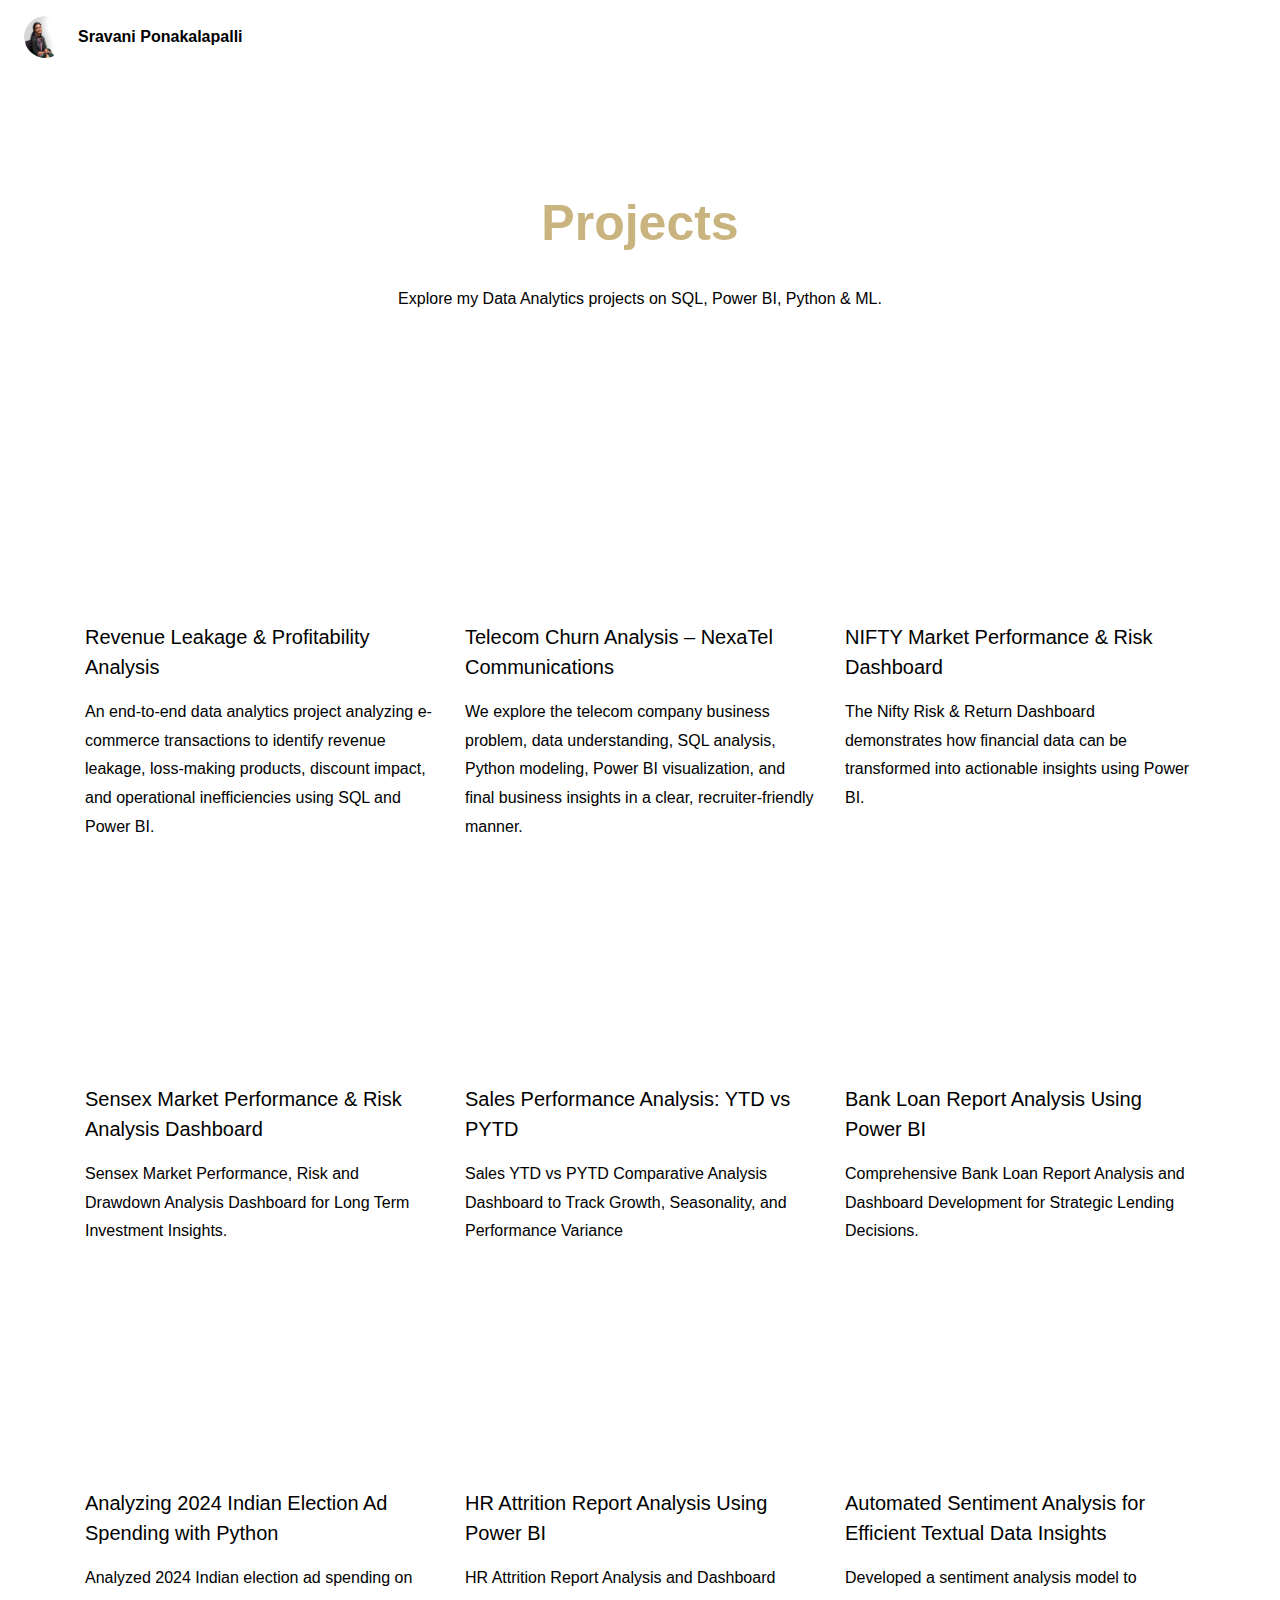
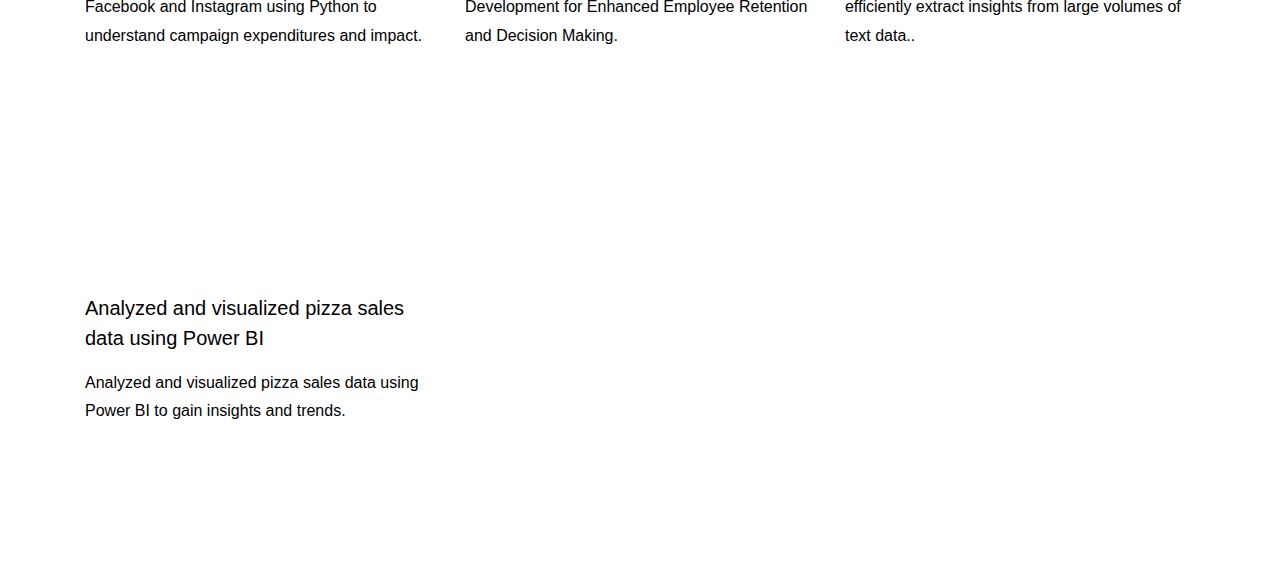
<file: projects.html>
<!DOCTYPE html>
<html lang="en">
<head>
  <title>Projects | Sravani Ponakalapalli</title>
  <meta charset="utf-8">
  <meta name="viewport" content="width=device-width, initial-scale=1">

  <link rel="stylesheet" href="css/style.css">

</head>

<body>

<div class="brand-top">
  <img src="images/Profile.png" alt="Sravani" class="brand-photo">

  <div class="brand-text">
    <span class="brand-name">Sravani Ponakalapalli</span>
    <!-- <span class="brand-sub">by Sravani Ponakalapalli</span> -->
  </div>
</div>


 <section class="ftco-section" id="project-section">
      <div class="container">
        <div class="row justify-content-center mb-5 pb-5">
          <!-- <div class="col-md-7 heading-section text-center ftco-animate"> -->
			<div class="col-md-7 heading-section text-center">
            <!-- <h1 class="big big-2">Projects</h1> -->
            <h2 class="mb-4">Projects</h2>
            <p>Explore my Data Analytics projects on SQL, Power BI, Python & ML.</p>
			<!-- <a href="projects.html" class="btn btn-primary py-3 px-5">
      View Projects
    </a> -->
          </div>
        </div>

		<!-- ALL projects inside ONE row -->
    <div class="row">

<!-- Project 1 -->
          <!-- <div class="col-md-4 d-flex ftco-animate"> -->
		<div class="col-md-4 d-flex">
          	<div class="blog-entry">
              <a href="Projects/Revenue Leakage.html" class="block-20 zoom-effect" style="background-image: url('https://i.pinimg.com/1200x/cd/24/5e/cd245e767673b842cb800ee4a107332f.jpg');">
              </a>
              <!-- <div class="text mt-3 float-right d-block"> -->
				<div class="text mt-3">
                <h3 class="heading">
					<a href="Projects/Revenue Leakage.html">Revenue Leakage & Profitability Analysis</a>
				</h3>
                <p>An end-to-end data analytics project analyzing e-commerce transactions to identify revenue leakage, loss-making products, discount impact, and operational inefficiencies using SQL and Power BI.</p>
              </div>
            </div>
          </div> 
	
<!-- Project 1 -->
          <!-- <div class="col-md-4 d-flex ftco-animate"> -->
		<div class="col-md-4 d-flex">
          	<div class="blog-entry">
              <a href="Projects/Telecom.html" class="block-20 zoom-effect" style="background-image: url('https://i.pinimg.com/736x/58/34/1b/58341b7bd2f64e45cb6726f4a3ad1991.jpg');">
              </a>
              <!-- <div class="text mt-3 float-right d-block"> -->
				<div class="text mt-3">
                <h3 class="heading">
					<a href="Projects/Telecom.html">Telecom Churn Analysis – NexaTel Communications</a>
				</h3>
                <p>We explore the telecom company business problem, data understanding, SQL analysis, Python modeling, Power BI visualization, and final business insights in a clear, recruiter-friendly manner.</p>
              </div>
            </div>
          </div>      

<!-- Project 1 -->
          <!-- <div class="col-md-4 d-flex ftco-animate"> -->
		<div class="col-md-4 d-flex">
          	<div class="blog-entry">
              <a href="Projects/NIFTY.html" class="block-20 zoom-effect" style="background-image: url('https://i.pinimg.com/736x/57/a6/ae/57a6ae194ac7ca8ade17c970ff860abc.jpg');">
              </a>
              <!-- <div class="text mt-3 float-right d-block"> -->
				<div class="text mt-3">
                <h3 class="heading">
					<a href="Projects/NIFTY.html">NIFTY Market Performance & Risk Dashboard</a>
				</h3>
                <p>The Nifty Risk & Return Dashboard demonstrates how financial data can be transformed into actionable insights using Power BI.</p>
              </div>
            </div>
          </div>

<!-- Project 1 -->
          <!-- <div class="col-md-4 d-flex ftco-animate"> -->
		<div class="col-md-4 d-flex">
          	<div class="blog-entry">
              <a href="Projects/Stock.html" class="block-20 zoom-effect" style="background-image: url('https://i.pinimg.com/1200x/03/fa/5c/03fa5ceca8c804368ba448135b1a74b6.jpg');">
              </a>
              <!-- <div class="text mt-3 float-right d-block"> -->
				<div class="text mt-3">
                <h3 class="heading">
					<a href="Projects/Stock.html">Sensex Market Performance & Risk Analysis Dashboard</a>
				</h3>
                <p>Sensex Market Performance, Risk and Drawdown Analysis Dashboard for Long Term Investment Insights.</p>
              </div>
            </div>
          </div>

<!-- Project 2 -->
          <!-- <div class="col-md-4 d-flex ftco-animate"> -->
		<div class="col-md-4 d-flex">
          	<div class="blog-entry">
              <a href="Projects/sales.html" class="block-20 zoom-effect" style="background-image: url('https://i.pinimg.com/736x/be/55/47/be55471c52f2f80c9eda3cea038e8836.jpg');">
              </a>
              <!-- <div class="text mt-3 float-right d-block"> -->
				<div class="text mt-3">
                <h3 class="heading">
					<a href="Projects/sales.html">Sales Performance Analysis: YTD vs PYTD</a>
				</h3>
                <p>Sales YTD vs PYTD Comparative Analysis Dashboard to Track Growth, Seasonality, and Performance Variance</p>
              </div>
            </div>
          </div>          

<!-- Project 2 -->
        <!-- <div class="row d-flex"> -->
          <!-- <div class="col-md-4 d-flex ftco-animate"> -->
          	<!-- <div class="blog-entry justify-content-end"> -->
		     <div class="col-md-4 d-flex">
             <div class="blog-entry">
              <a href="Projects/bank-loan.html" class="block-20 zoom-effect" style="background-image: url('https://i.pinimg.com/736x/75/08/e3/7508e3990857d8ab2c6b83d89bf7eda1.jpg');">
              </a>
              <!-- <div class="text mt-3 float-right d-block"> -->
              <div class="text mt-3">					
                <h3 class="heading">
				<a href="Projects/bank-loan.html">Bank Loan Report Analysis Using Power BI</a>
			    </h3>
                <p>Comprehensive Bank Loan Report Analysis and Dashboard Development for Strategic Lending Decisions.</p>
              </div>
            </div>
          </div>

<!-- Project 3 -->	  
          <!-- <div class="col-md-4 d-flex ftco-animate"> -->
          	<!-- <div class="blog-entry justify-content-end"> -->
				<div class="col-md-4 d-flex">
                <div class="blog-entry">
              <a href="Projects/Election-AD-Spending.html" class="block-20 zoom-effect" style="background-image: url('https://i.pinimg.com/236x/9e/79/e2/9e79e2990e6b769655ad7ad5689837ac.jpg');">
              </a>
              <!-- <div class="text mt-3 float-right d-block"> -->
              <div class="text mt-3">
                <h3 class="heading">
					<a href="Projects/Election-AD-Spending.html">Analyzing 2024 Indian Election Ad Spending with Python</a>
				</h3>
                <p>Analyzed 2024 Indian election ad spending on Facebook and Instagram using Python to understand campaign expenditures and impact.</p>
              </div>
            </div>
          </div>

<!-- Project 4 -->
          <!-- <div class="col-md-4 d-flex ftco-animate"> -->
		<div class="col-md-4 d-flex">
          	<div class="blog-entry">
              <a href="Projects/HR.html" class="block-20 zoom-effect" style="background-image: url('https://i.pinimg.com/736x/6b/08/0d/6b080dba3bdfa9046b896c9e6efa1916.jpg');">
              </a>
              <!-- <div class="text mt-3 float-right d-block"> -->
				<div class="text mt-3">
                <h3 class="heading">
					<a href="Projects/HR.html">HR Attrition Report Analysis Using Power BI</a>
				</h3>
                <p>HR Attrition Report Analysis and Dashboard Development for Enhanced Employee Retention and Decision Making.</p>
              </div>
            </div>
          </div>
        
<!-- Project 5 -->
		<!-- added justify-content-center to center align the last two projects -->
		<!-- <div class="row d-flex justify-content-center"> -->
			<!-- <div class="col-md-4 d-flex ftco-animate"> -->
				<!-- <div class="blog-entry justify-content-end"> -->
			    <div class="col-md-4 d-flex">
                <div class="blog-entry">
				<a href="Projects/Sentimental-Analysis.html" class="block-20 zoom-effect" style="background-image: url('https://i.pinimg.com/236x/8c/7c/cd/8c7ccda4bf8a6a09da1d4487ccf4cf90.jpg');">
				</a>
				<!-- <div class="text mt-3 float-right d-block"> -->
                <div class="text mt-3">
				  <h3 class="heading">
					<a href="Projects/Sentimental-Analysis.html">Automated Sentiment Analysis for Efficient Textual Data Insights</a>
				</h3>
				  <p>Developed a sentiment analysis model to efficiently extract insights from large volumes of text data..</p>
				</div>
			  </div>
			</div>

<!-- Project 6 -->
               <div class="col-md-4 d-flex">
               <div class="blog-entry">	
			<!-- <div class="col-md-4 d-flex ftco-animate"> -->
				<!-- <div class="blog-entry justify-content-end"> -->
				<a href="Projects/Pizzasales.html" class="block-20 zoom-effect" style="background-image: url('https://i.pinimg.com/1200x/5f/6c/91/5f6c91f8f1347d1e86a3717ab17923cc.jpg');">
				</a>
				<!-- <div class="text mt-3 float-right d-block"> -->
                <div class="text mt-3">
				  <h3 class="heading"><a href="Projects/Pizzasales.html">Analyzed and visualized pizza sales data using Power BI</a>
				</h3>
				  <p>Analyzed and visualized pizza sales data using Power BI to gain insights and trends.</p>
				</div>
			  </div>
			</div>

		 </div>
	  </div>
    </section>

</body>
</html>
</file>
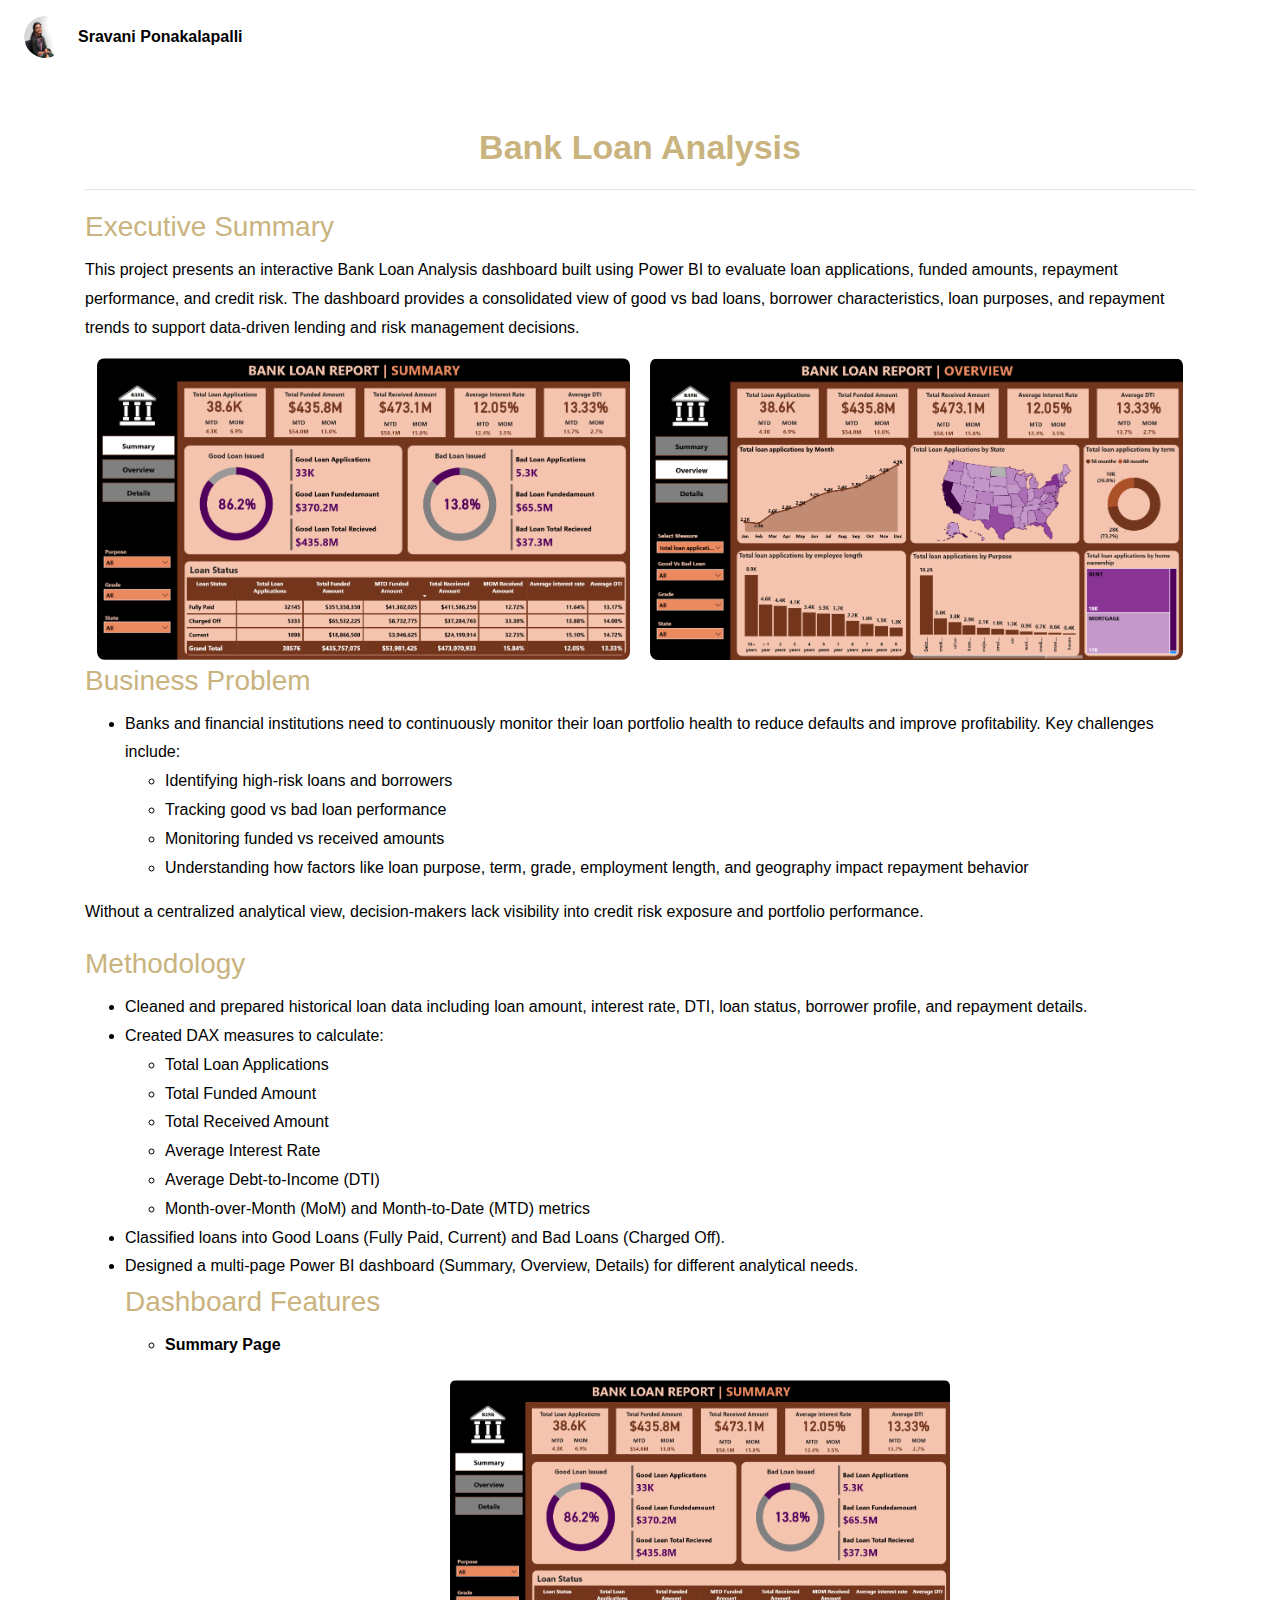
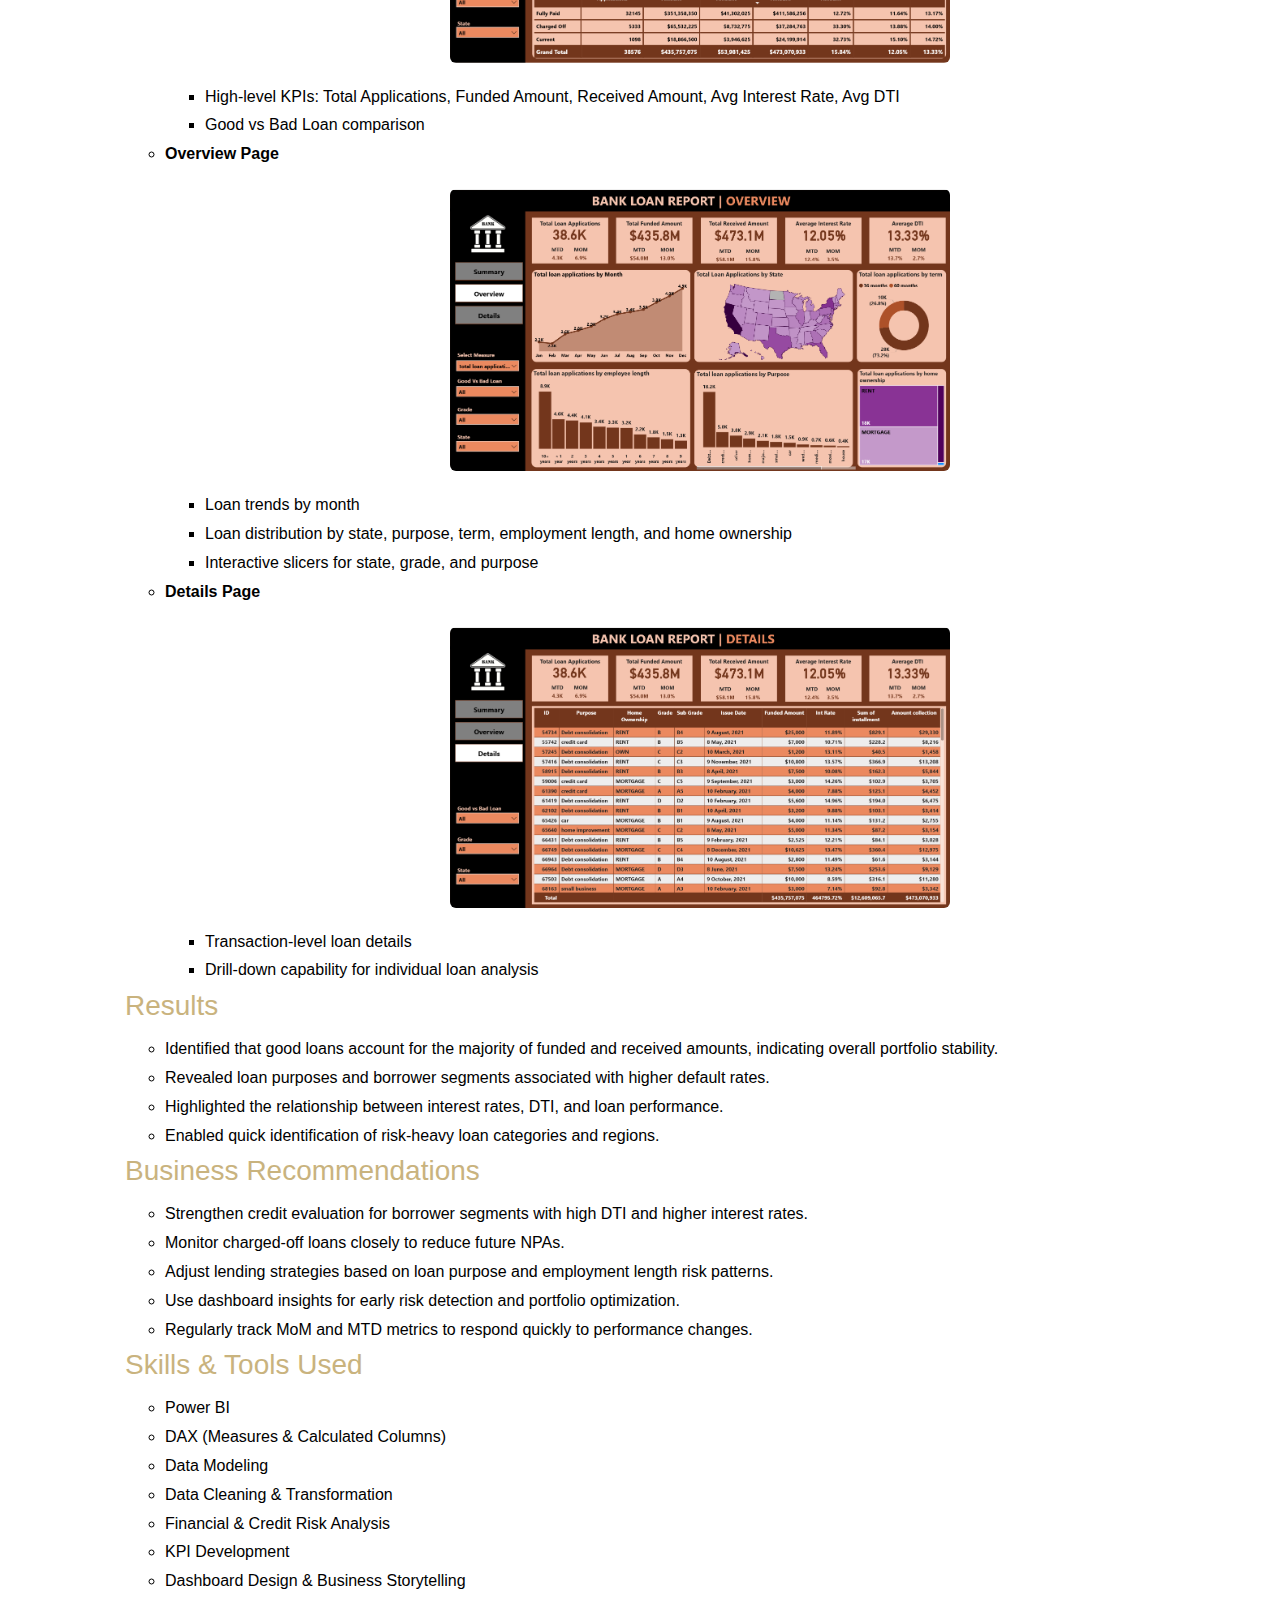
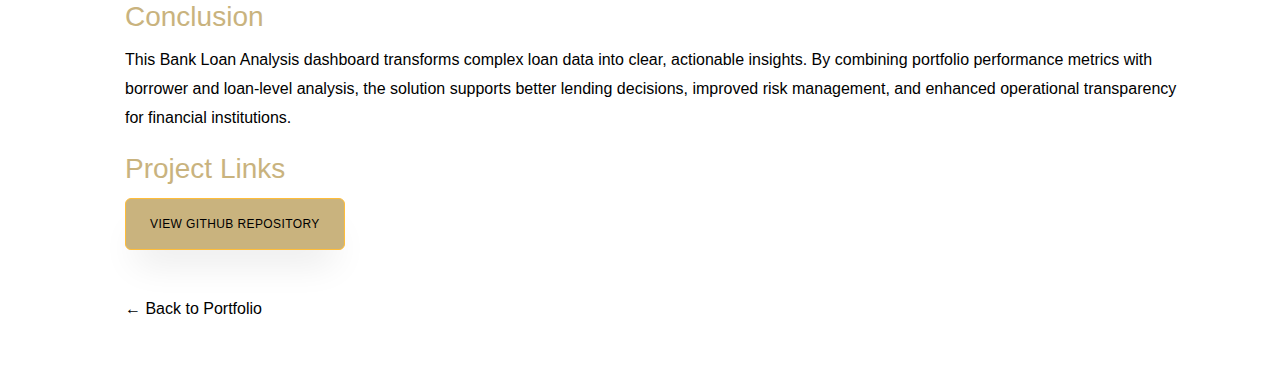
<file: Projects/bank-loan.html>
<!DOCTYPE html>
<html lang="en">
<head>
  <title>Bank Loan Analysis | Sravani Ponakalapalli</title>
  <meta charset="utf-8">
  <meta name="viewport" content="width=device-width, initial-scale=1">

  <link rel="stylesheet" href="../css/style.css">
</head>

<body>

<div class="brand-top">
  <img src="../images/Profile.png" alt="Sravani" class="brand-photo">
  <div class="brand-text">
    <span class="brand-name">Sravani Ponakalapalli</span>
    <!-- <span class="brand-sub">by Sravani Ponakalapalli</span> -->
  </div>
</div>


<section class="container mt-5 mb-5">

 <h1 class="project-title">Bank Loan Analysis</h1>
<!-- <p class="project-subtitle">
  Risk, Drawdowns & Long-Term Market Behavior Insights
</p> -->

<!-- <h1>Stock Market Crash Analysis</h1> -->
  <!-- <p><strong>Role:</strong> Data Analyst</p> -->
  <!-- <p><strong>Tools:</strong> Power BI, Excel</p> -->

  <hr>

  <h3>Executive Summary</h3>
  <p>
    This project presents an interactive Bank Loan Analysis dashboard built using Power BI to evaluate loan applications, funded amounts, 
    repayment performance, and credit risk. The dashboard provides a consolidated view of good vs bad loans, borrower characteristics, loan purposes,
     and repayment trends to support data-driven lending and risk management decisions.
  </p>
  <!-- For two Dashboards -->
 <div class="dashboard-row">
  <img src="../images/BLD1.png"
       alt="Dashboard 1"
       class="dashboard-half">

  <img src="../images/BLD2.png"
       alt="Dashboard 2"
       class="dashboard-half">
</div>


<!-- For Single dashboard -->
<!-- <img src="../images/stock-d1.png"
     alt="Sensex Dashboard"
     class="dashboard-single">-->


  <h3>Business Problem</h3>
  <ul>
    <li>Banks and financial institutions need to continuously monitor their loan portfolio health to reduce defaults and improve profitability. Key challenges include:
     <ul>
    <li>Identifying high-risk loans and borrowers</li>
    <li>Tracking good vs bad loan performance</li>
    <li>Monitoring funded vs received amounts</li>
    <li>Understanding how factors like loan purpose, term, grade, employment length, and geography impact repayment behavior</li>
    </ul>  
    </li>
    </ul>
   <p>Without a centralized analytical view, decision-makers lack visibility into credit risk exposure and portfolio performance.</p>

  <h3>Methodology</h3>
  <ul>
    <li>Cleaned and prepared historical loan data including loan amount, interest rate, DTI, loan status, borrower profile, and repayment details.</li>
    <li>Created DAX measures to calculate:
    <ul>
    <li>Total Loan Applications</li>
    <li>Total Funded Amount</li>
    <li>Total Received Amount</li>
    <li>Average Interest Rate</li>
    <li>Average Debt-to-Income (DTI)</li>
    <li>Month-over-Month (MoM) and Month-to-Date (MTD) metrics</li>
    </ul>
    </li>
    <li>Classified loans into Good Loans (Fully Paid, Current) and Bad Loans (Charged Off).</li>
    <li>Designed a multi-page Power BI dashboard (Summary, Overview, Details) for different analytical needs.</li>
    

<h3>Dashboard Features</h3>

<ul>
  <li><strong>Summary Page</strong>
    <ul>
      <!-- <li> -->
        <img src="../images/BLD1.png" alt="Summary Dashboard" class="dashboard-small">
      <!-- </li> -->
      <li>High-level KPIs: Total Applications, Funded Amount, Received Amount, Avg Interest Rate, Avg DTI</li>
      <li>Good vs Bad Loan comparison</li>
    </ul>
  </li>

  <li><strong>Overview Page</strong>
    <ul>
      <!-- <li> -->
        <img src="../images/BLD2.png" alt="Overview Dashboard" class="dashboard-small">
      <!-- </li> -->
      <li>Loan trends by month</li>
      <li>Loan distribution by state, purpose, term, employment length, and home ownership</li>
      <li>Interactive slicers for state, grade, and purpose</li>
    </ul>
  </li>

  <li><strong>Details Page</strong>
    <ul>
      <!-- <li> -->
        <img src="../images/BLD3.png" alt="Details Dashboard" class="dashboard-small">
      <!-- </li> -->
      <li>Transaction-level loan details</li>
      <li>Drill-down capability for individual loan analysis</li>
    </ul>
  </li>
</ul>


<h3>Results</h3>
  <ul>
    <li>Identified that good loans account for the majority of funded and received amounts, indicating overall portfolio stability.</li>
    <li>Revealed loan purposes and borrower segments associated with higher default rates.</li>
    <li>Highlighted the relationship between interest rates, DTI, and loan performance.</li>
    <li>Enabled quick identification of risk-heavy loan categories and regions.</li>
  </ul>

<h3>Business Recommendations</h3>
  <ul>
    <li>Strengthen credit evaluation for borrower segments with high DTI and higher interest rates.</li>
    <li>Monitor charged-off loans closely to reduce future NPAs.</li>
    <li>Adjust lending strategies based on loan purpose and employment length risk patterns.</li>
    <li>Use dashboard insights for early risk detection and portfolio optimization.</li>
    <li>Regularly track MoM and MTD metrics to respond quickly to performance changes.</li>
  </ul>

  <h3>Skills & Tools Used</h3>
  <ul>
    <li>Power BI</li>
    <li>DAX (Measures & Calculated Columns)</li>
    <li>Data Modeling</li>
    <li>Data Cleaning & Transformation</li>
    <li>Financial & Credit Risk Analysis</li>
    <li>KPI Development</li>
    <li>Dashboard Design & Business Storytelling</li>
  </ul>

  <h3>Conclusion</h3>
  <p>This Bank Loan Analysis dashboard transforms complex loan data into clear, actionable insights. By combining portfolio performance metrics with borrower and loan-level analysis, the solution supports better lending decisions, improved risk management, and enhanced operational transparency for financial institutions.
  </p>

  <!-- <h3>Dashboard Preview</h3>
  <img src="../images/bank-loan-dashboard.png" alt="Bank Loan Dashboard" width="100%"> -->

  <h3>Project Links</h3>
  <p>
    <a href="https://github.com/sravaniponakalapalli/Bank-Loan-Analysis" class="btn btn-primary py-3 px-4" target="_blank">
      View GitHub Repository
    </a>
  </p>

  <br>
  <a href="../index.html">← Back to Portfolio</a>

</section>

</body>
</html>
</file>
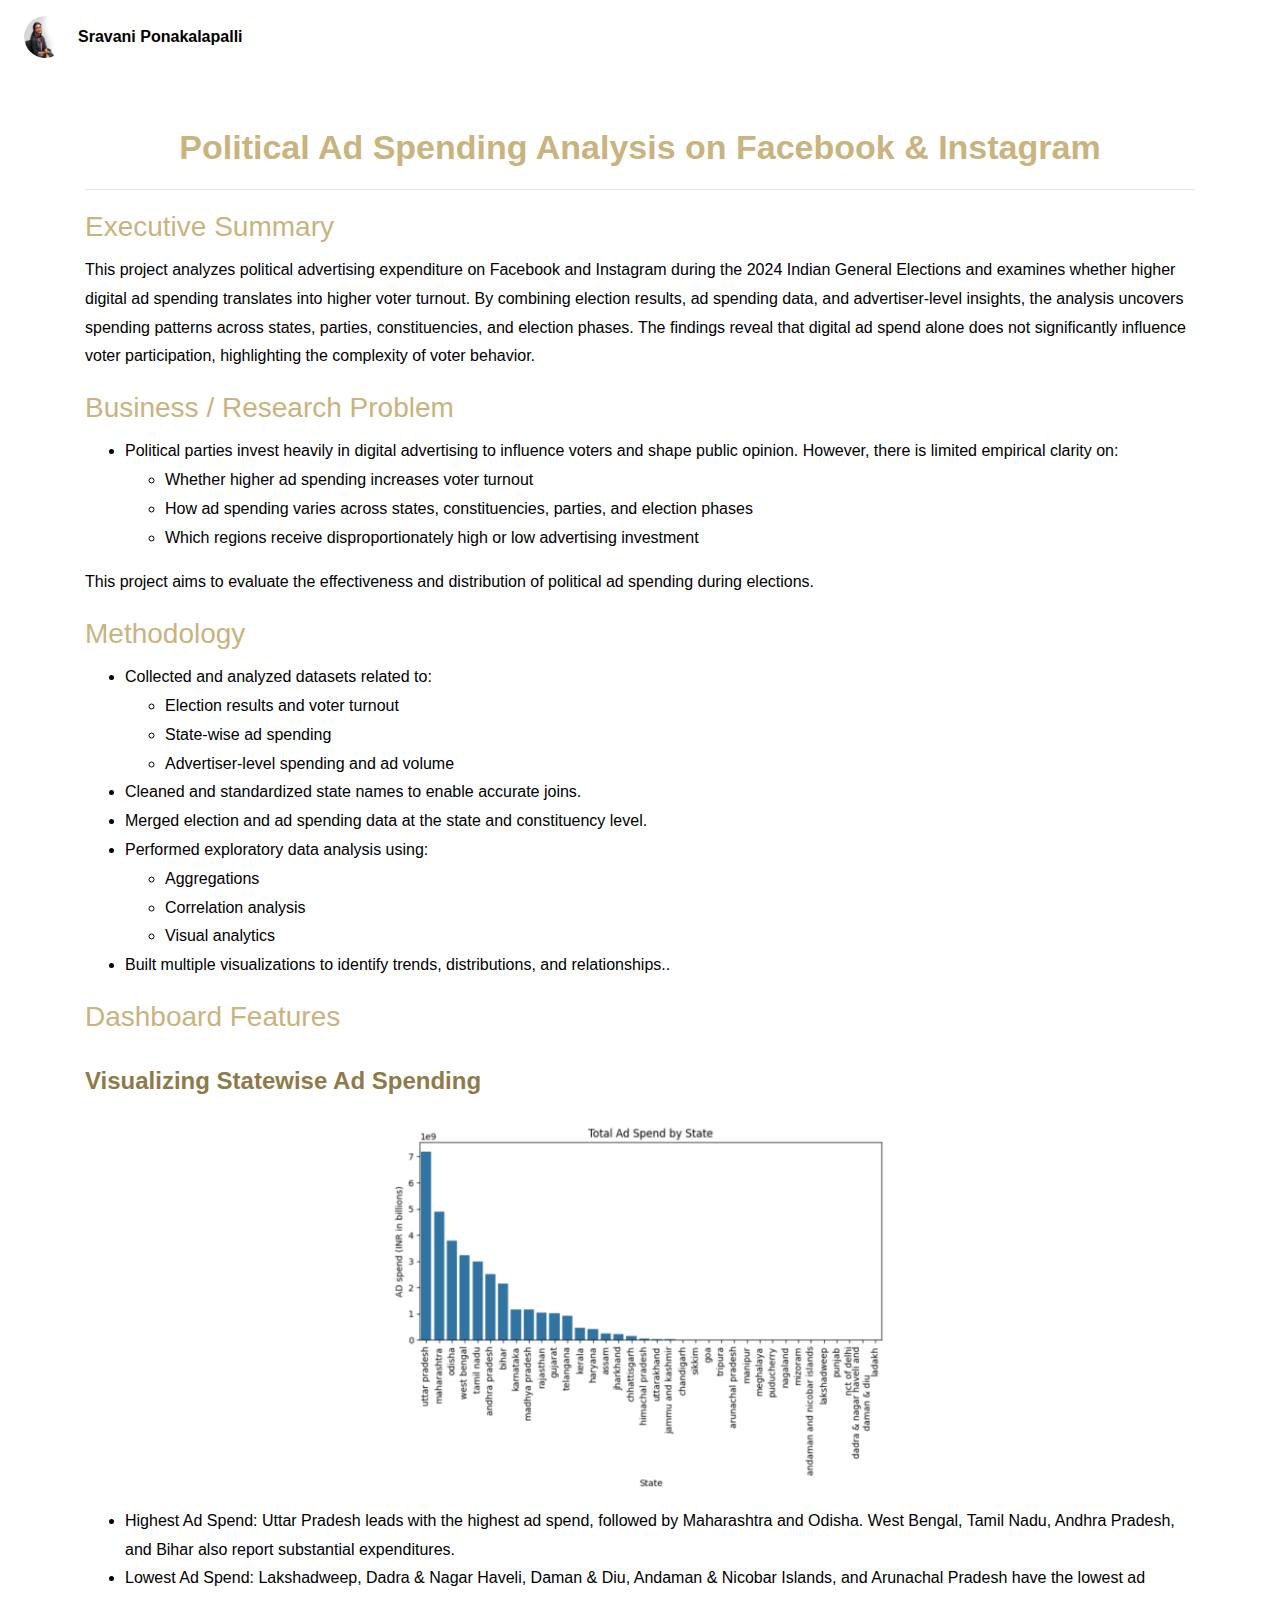
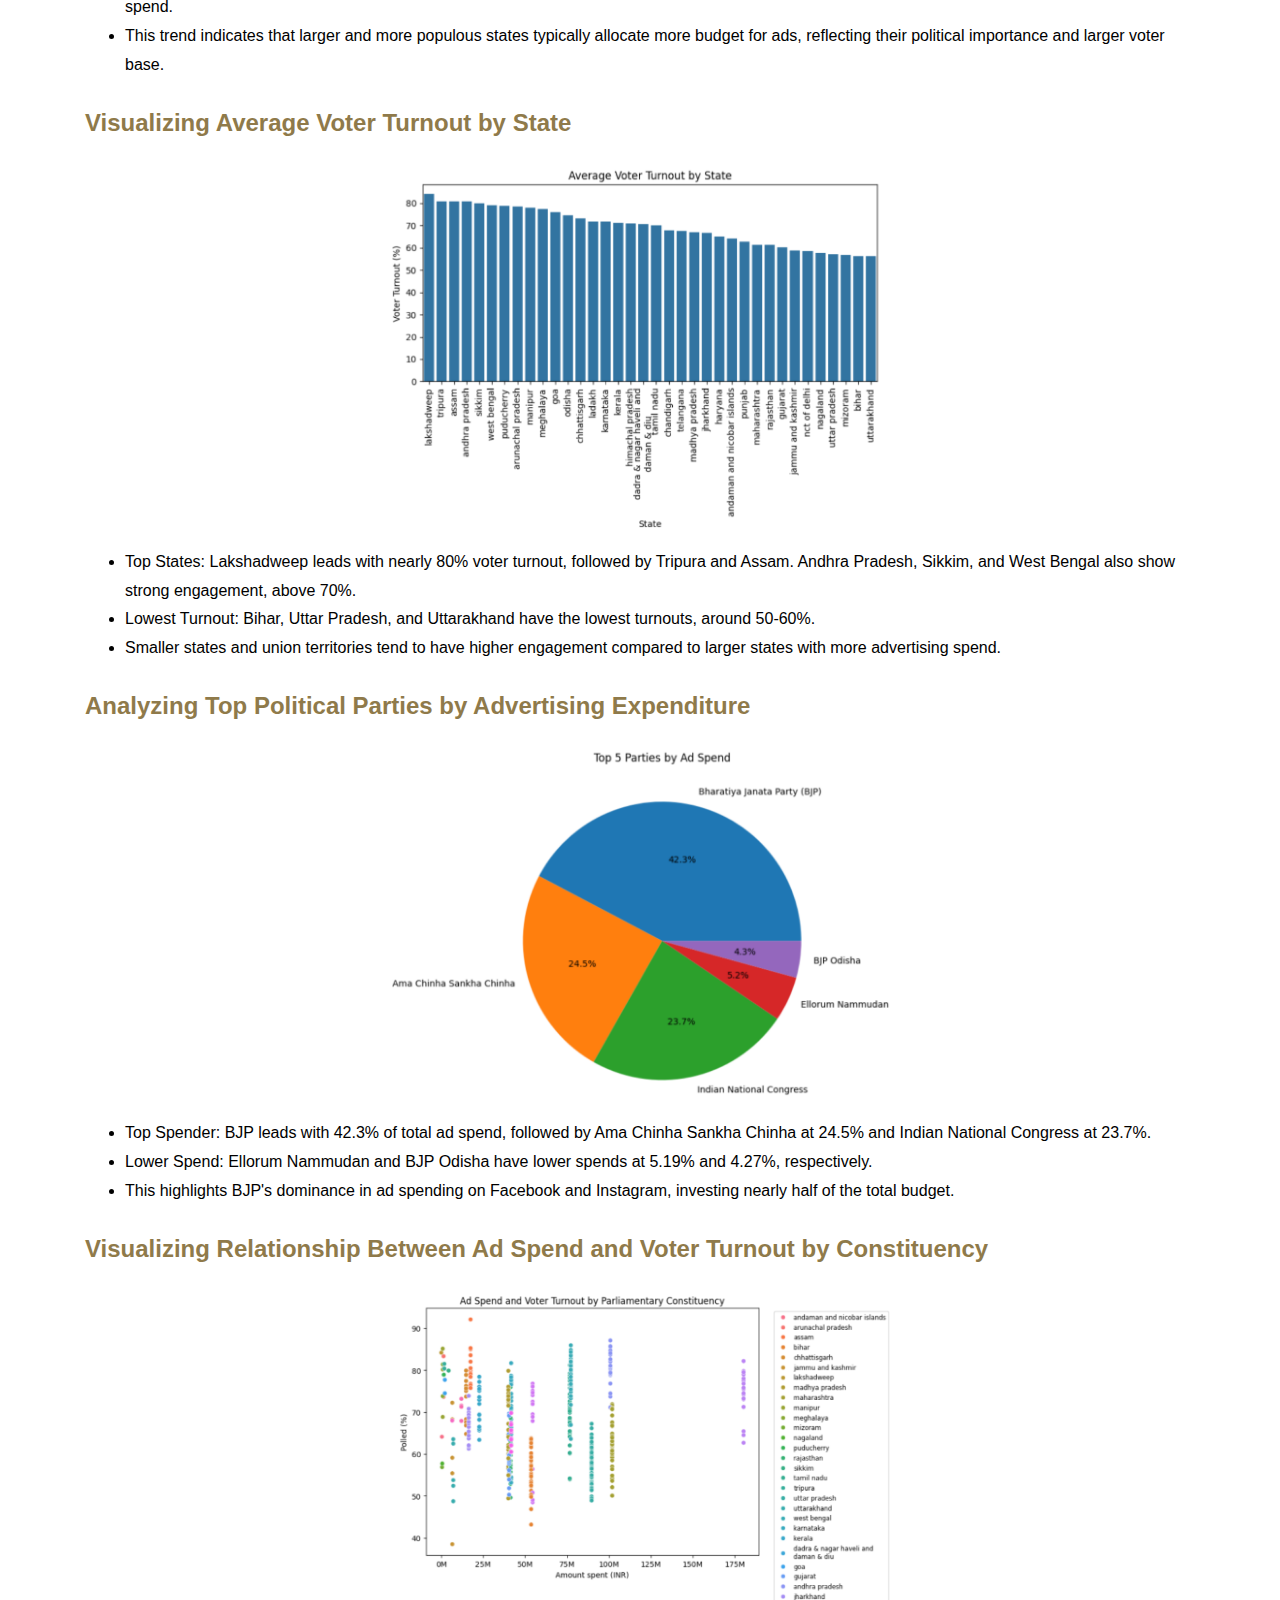
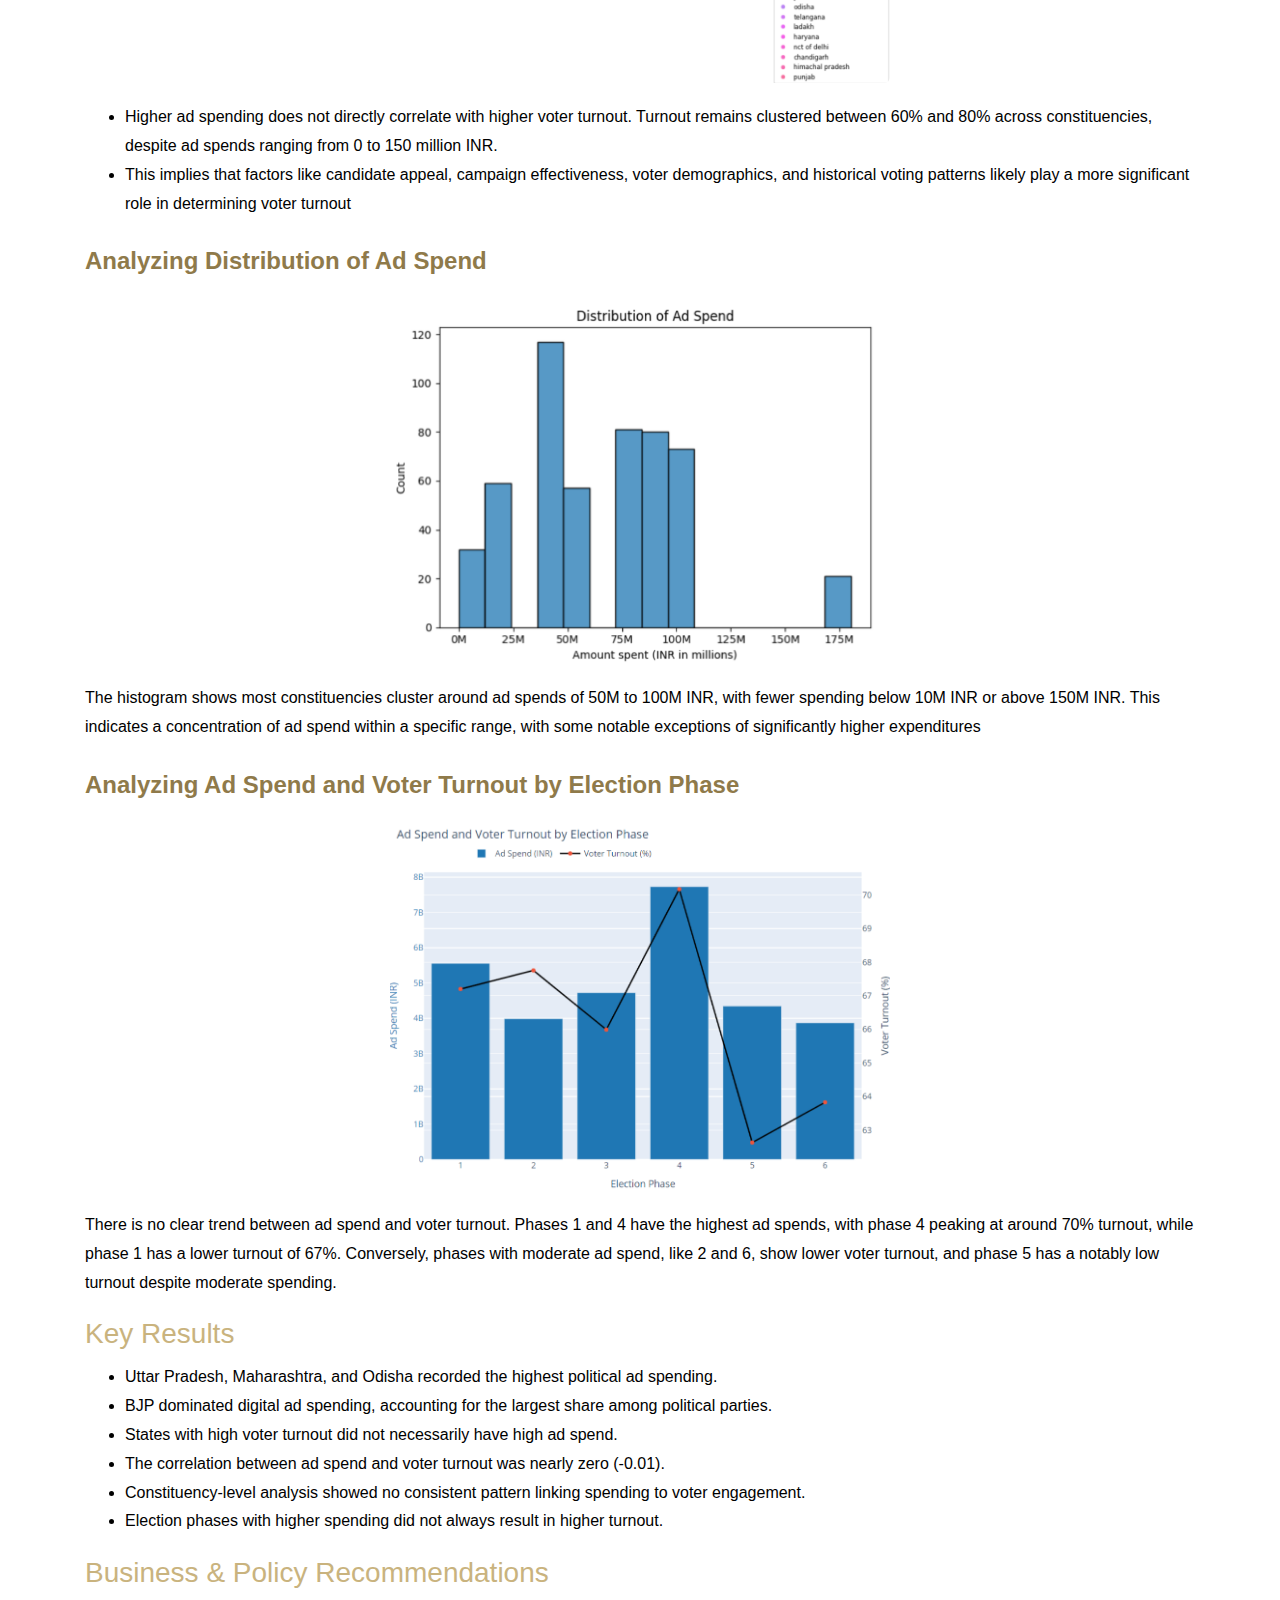
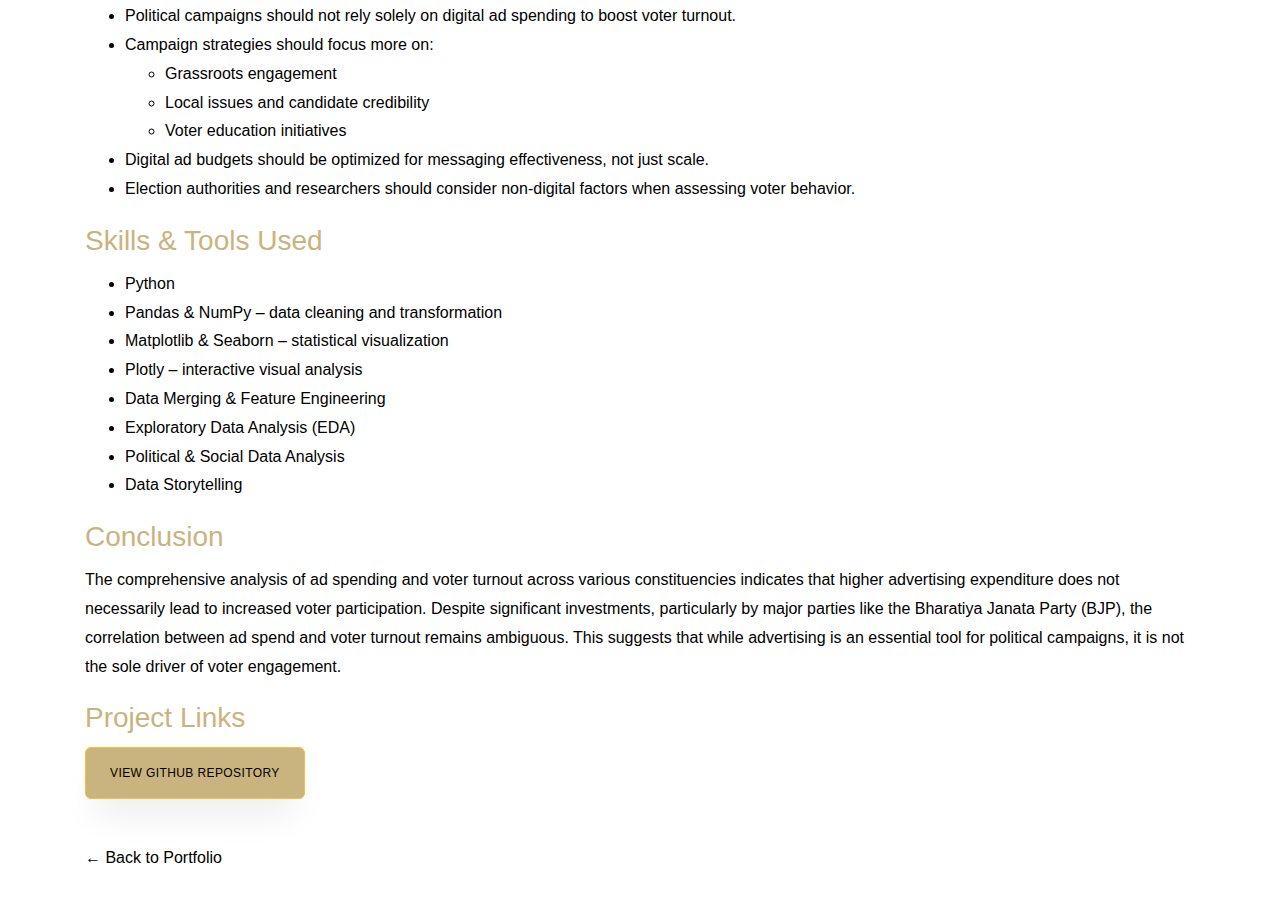
<file: Projects/Election-AD-Spending.html>
<!DOCTYPE html>
<html lang="en">
<head>
  <title>Political Ad Spending Analysis | Sravani Ponakalapalli</title>
  <meta charset="utf-8">
  <meta name="viewport" content="width=device-width, initial-scale=1">

  <link rel="stylesheet" href="../css/style.css">
</head>

<body>

<div class="brand-top">
  <img src="../images/Profile.png" alt="Sravani" class="brand-photo">
  <div class="brand-text">
    <span class="brand-name">Sravani Ponakalapalli</span>
    <!-- <span class="brand-sub">by Sravani Ponakalapalli</span> -->
  </div>
</div>


<section class="container mt-5 mb-5">

 <h1 class="project-title">Political Ad Spending Analysis on Facebook & Instagram</h1>
<!-- <p class="project-subtitle">
  Risk, Drawdowns & Long-Term Market Behavior Insights
</p> -->

<!-- <h1>Stock Market Crash Analysis</h1> -->
  <!-- <p><strong>Role:</strong> Data Analyst</p> -->
  <!-- <p><strong>Tools:</strong> Power BI, Excel</p> -->

  <hr>

  <h3>Executive Summary</h3>
  <p>
    This project analyzes political advertising expenditure on Facebook and Instagram during the 2024 Indian General Elections and examines 
    whether higher digital ad spending translates into higher voter turnout. By combining election results, ad spending data, and advertiser-level 
    insights, the analysis uncovers spending patterns across states, parties, constituencies, and election phases. The findings reveal that digital ad spend 
    alone does not significantly influence voter participation, highlighting the complexity of voter behavior.
  </p>
  <!-- For two Dashboards -->
 <!-- <div class="dashboard-row">
  <img src="../images/StockD1.png"
       alt="Dashboard 1"
       class="dashboard-half">

  <img src="../images/StockD2.png"
       alt="Dashboard 2"
       class="dashboard-half">
</div> -->


<!-- For Single dashboard -->
<!-- <img src="../images/stock-d1.png"
     alt="Sensex Dashboard"
     class="dashboard-single">-->


  <h3>Business / Research Problem</h3>
  <ul>
  <li>
    Political parties invest heavily in digital advertising to influence voters and shape public opinion. However, there is limited empirical clarity on:
    <ul>
      <li>Whether higher ad spending increases voter turnout</li>
      <li>How ad spending varies across states, constituencies, parties, and election phases</li>
      <li>Which regions receive disproportionately high or low advertising investment</li>
    </ul>
  </li>
</ul>

<p>This project aims to evaluate the effectiveness and distribution of political ad spending during elections.</p>


  <h3>Methodology</h3>
  <ul>
    <li>Collected and analyzed datasets related to:
    <ul>
    <li>Election results and voter turnout</li>
    <li>State-wise ad spending</li>
    <li>Advertiser-level spending and ad volume</li>
    </ul>
    </li>
    <li>Cleaned and standardized state names to enable accurate joins.</li>
    <li>Merged election and ad spending data at the state and constituency level.</li>
    <li>Performed exploratory data analysis using:
     <ul>
    <li>Aggregations</li>
    <li>Correlation analysis</li>
    <li>Visual analytics</li>
    </ul> 
    </li>
  <li>Built multiple visualizations to identify trends, distributions, and relationships..</li>
  </ul>

<h3>Dashboard Features</h3>
<h4>Visualizing Statewise Ad Spending</h4>
<img src="../images/AD1.png" alt="Ad Spend Dashboard" class="dashboard-small">

<ul>
<li>Highest Ad Spend: Uttar Pradesh leads with the highest ad spend, followed by Maharashtra and Odisha. West Bengal, Tamil Nadu, Andhra Pradesh, and Bihar also report substantial expenditures.</li>
<li>Lowest Ad Spend: Lakshadweep, Dadra & Nagar Haveli, Daman & Diu, Andaman & Nicobar Islands, and Arunachal Pradesh have the lowest ad spend.</li>
<li>This trend indicates that larger and more populous states typically allocate more budget for ads, reflecting their political importance and larger voter base.</li>
</ul> 

<h4>Visualizing Average Voter Turnout by State</h4>
<img src="../images/AD2.png" alt="Ad Spend Dashboard" class="dashboard-small">

<ul>
<li>Top States: Lakshadweep leads with nearly 80% voter turnout, followed by Tripura and Assam. Andhra Pradesh, Sikkim, and West Bengal also show strong engagement, above 70%.</li>
<li>Lowest Turnout: Bihar, Uttar Pradesh, and Uttarakhand have the lowest turnouts, around 50-60%.</li>
<li>Smaller states and union territories tend to have higher engagement compared to larger states with more advertising spend.</li>
</ul>

<h4>Analyzing Top Political Parties by Advertising Expenditure</h4>
<img src="../images/AD3.png" alt="Ad Spend Dashboard" class="dashboard-small">

<ul>
<li>Top Spender: BJP leads with 42.3% of total ad spend, followed by Ama Chinha Sankha Chinha at 24.5% and Indian National Congress at 23.7%.</li>
<li>Lower Spend: Ellorum Nammudan and BJP Odisha have lower spends at 5.19% and 4.27%, respectively.</li>
<li>This highlights BJP's dominance in ad spending on Facebook and Instagram, investing nearly half of the total budget.</li>
</ul>

<h4>Visualizing Relationship Between Ad Spend and Voter Turnout by Constituency</h4>
<img src="../images/AD4.png" alt="Ad Spend Dashboard" class="dashboard-small">

<ul>
<li>Higher ad spending does not directly correlate with higher voter turnout. Turnout remains clustered between 60% and 80% across constituencies, despite ad spends ranging from 0 to 150 million INR.</li>
<li>This implies that factors like candidate appeal, campaign effectiveness, voter demographics, and historical voting patterns likely play a more significant role in determining voter turnout</li>
</ul>

<h4>Analyzing Distribution of Ad Spend</h4>
<img src="../images/AD5.png" alt="Ad Spend Dashboard" class="dashboard-small">

<p>The histogram shows most constituencies cluster around ad spends of 50M to 100M INR, with fewer spending below 10M INR or above 150M INR. This indicates a concentration of ad spend within a specific range, with some notable exceptions of significantly higher expenditures</p>


<h4>Analyzing Ad Spend and Voter Turnout by Election Phase</h4>
<img src="../images/AD6.png" alt="Ad Spend Dashboard" class="dashboard-small">

<p>There is no clear trend between ad spend and voter turnout. Phases 1 and 4 have the highest ad spends, with phase 4 peaking at around 70% turnout, while phase 1 has a lower turnout of 67%. Conversely, phases with moderate ad spend, like 2 and 6, show lower voter turnout, and phase 5 has a notably low turnout despite moderate spending.</p>


<h3>Key Results</h3>
  <ul>
    <li>Uttar Pradesh, Maharashtra, and Odisha recorded the highest political ad spending.</li>
    <li>BJP dominated digital ad spending, accounting for the largest share among political parties.</li>
    <li>States with high voter turnout did not necessarily have high ad spend.</li>
    <li>The correlation between ad spend and voter turnout was nearly zero (-0.01).</li>
    <li>Constituency-level analysis showed no consistent pattern linking spending to voter engagement.</li>
    <li>Election phases with higher spending did not always result in higher turnout.</li>
  </ul>

<h3>Business & Policy Recommendations</h3>
  <ul>
    <li>Political campaigns should not rely solely on digital ad spending to boost voter turnout.</li>
    <li>Campaign strategies should focus more on:
    <ul>
    <li>Grassroots engagement</li>
    <li>Local issues and candidate credibility</li>
    <li>Voter education initiatives</li>
    </ul>
    </li>
    <li>Digital ad budgets should be optimized for messaging effectiveness, not just scale.</li>
    <li>Election authorities and researchers should consider non-digital factors when assessing voter behavior.</li>
   </ul>

  <h3>Skills & Tools Used</h3>
  <ul>
    <li>Python</li>
    <li>Pandas & NumPy – data cleaning and transformation</li>
    <li>Matplotlib & Seaborn – statistical visualization</li>
    <li>Plotly – interactive visual analysis</li>
    <li>Data Merging & Feature Engineering</li>
    <li>Exploratory Data Analysis (EDA)</li>
    <li>Political & Social Data Analysis</li>
    <li>Data Storytelling</li>
  </ul>

  <h3>Conclusion</h3>
  <p>The comprehensive analysis of ad spending and voter turnout across various constituencies indicates that higher advertising expenditure does not necessarily lead to increased voter participation. Despite significant investments, particularly by major parties like the Bharatiya Janata Party (BJP), the correlation between ad spend and voter turnout remains ambiguous. This suggests that while advertising is an essential tool for political campaigns, it is not the sole driver of voter engagement.
  </p>

  <!-- <h3>Dashboard Preview</h3>
  <img src="../images/bank-loan-dashboard.png" alt="Bank Loan Dashboard" width="100%"> -->

  <h3>Project Links</h3>
  <p>
    <a href="https://github.com/sravaniponakalapalli/Python---AD-spending-Analysis" class="btn btn-primary py-3 px-4" target="_blank">
      View GitHub Repository
    </a>
  </p>

  <br>
  <a href="../index.html">← Back to Portfolio</a>

</section>

</body>
</html>
</file>
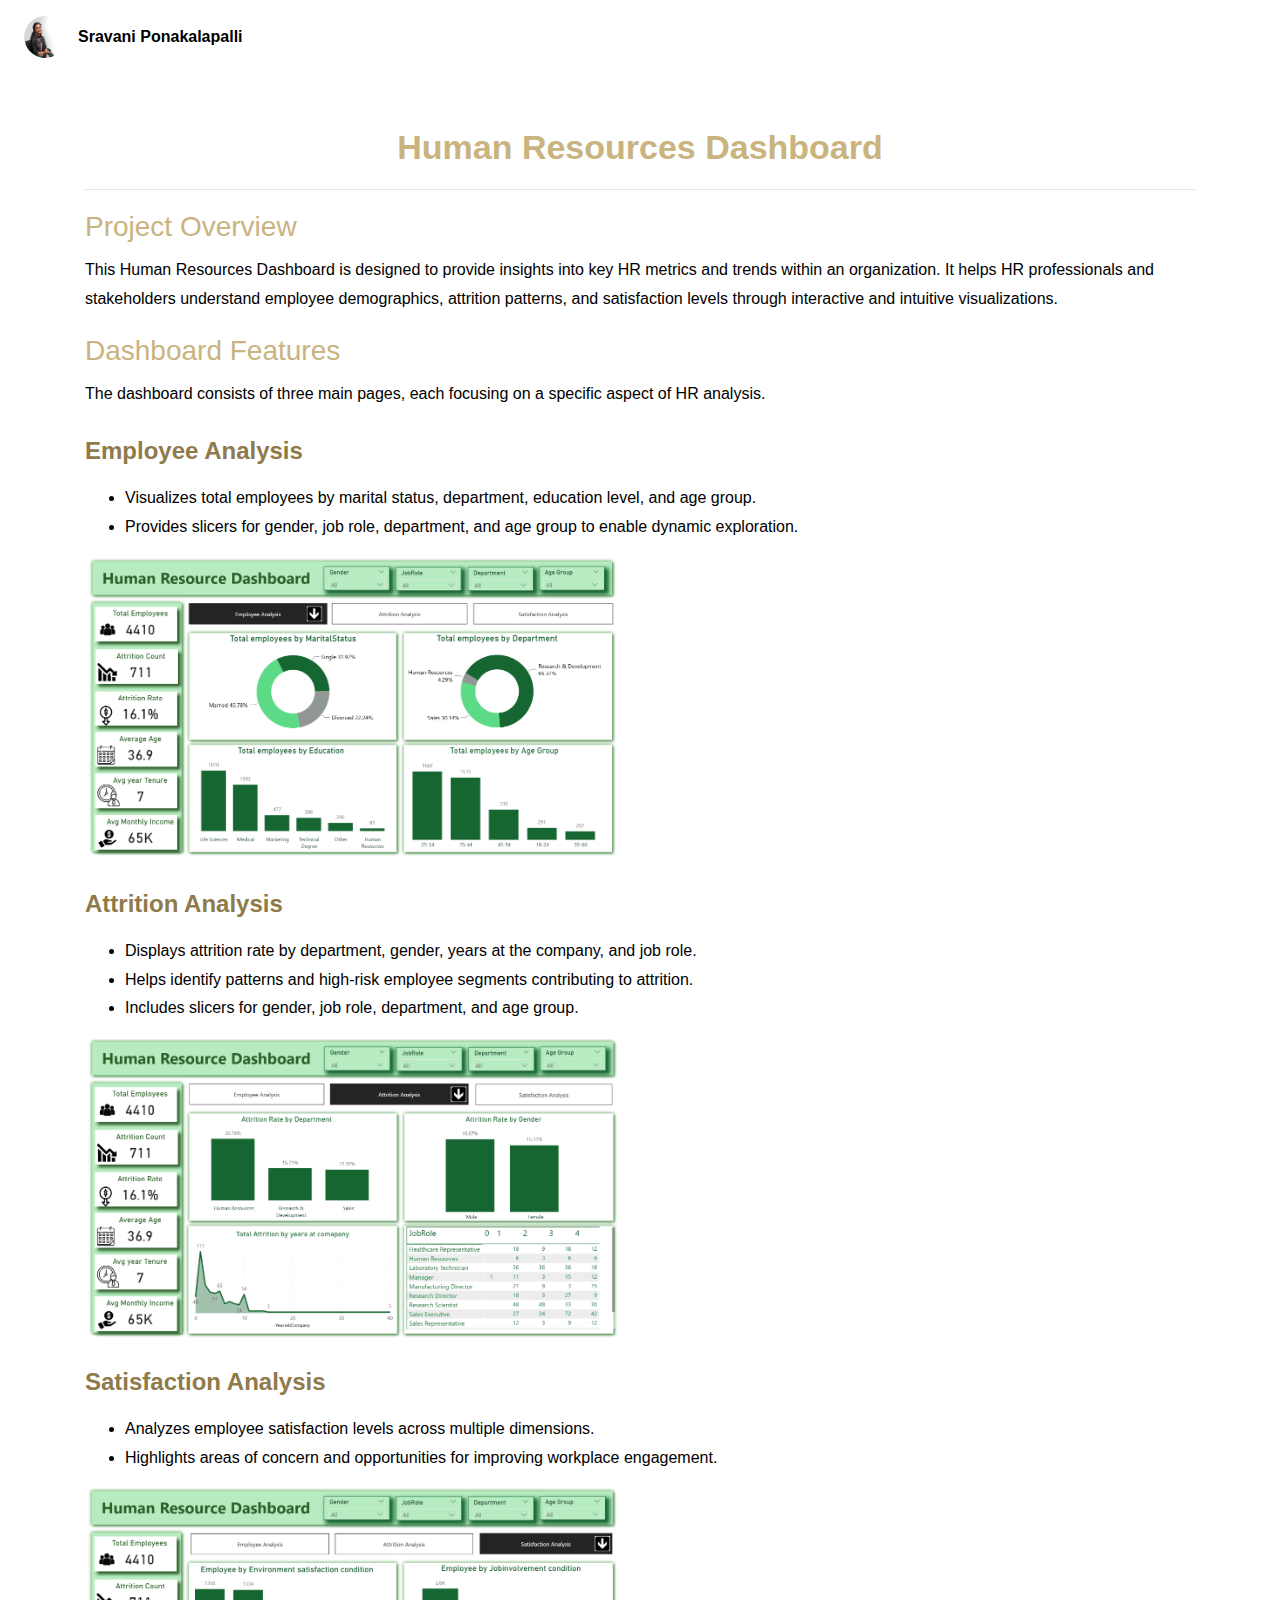
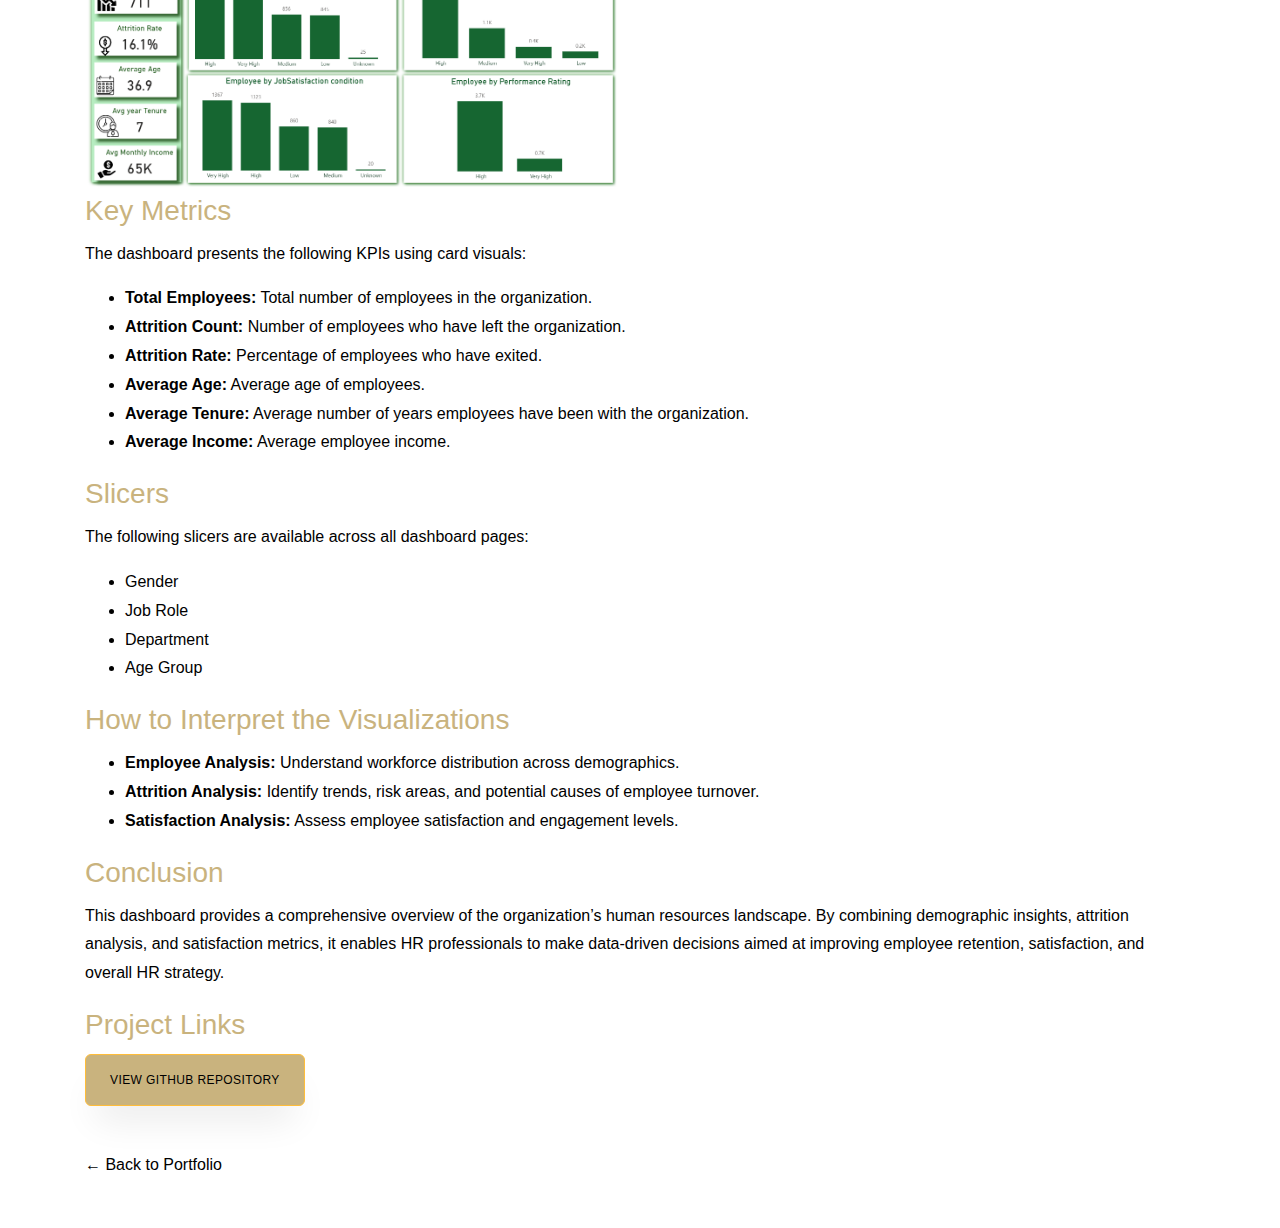
<file: Projects/HR.html>
<!DOCTYPE html>
<html lang="en">
<head>
  <title>Human Resources Dashboard | Sravani Ponakalapalli</title>
  <meta charset="utf-8">
  <meta name="viewport" content="width=device-width, initial-scale=1">

  <link rel="stylesheet" href="../css/style.css">
</head>

<body>

<div class="brand-top">
  <img src="../images/Profile.png" alt="Sravani" class="brand-photo">
  <div class="brand-text">
    <span class="brand-name">Sravani Ponakalapalli</span>
    <!-- <span class="brand-sub">by Sravani Ponakalapalli</span> -->
  </div>
</div>


<section class="container mt-5 mb-5">

  <h1 class="project-title">Human Resources Dashboard</h1>
  <hr>

  <h3>Project Overview</h3>
  <p>
    This Human Resources Dashboard is designed to provide insights into key HR metrics and trends within an organization.
    It helps HR professionals and stakeholders understand employee demographics, attrition patterns, and satisfaction levels
    through interactive and intuitive visualizations.
  </p>

  <h3>Dashboard Features</h3>
  <p>
    The dashboard consists of three main pages, each focusing on a specific aspect of HR analysis.
  </p>

<!-- <div class="dashboard-row">
  <img src="../images/HR1.png"
       alt="Dashboard 1"
       class="dashboard-half">

  <img src="../images/HR2.png"
       alt="Dashboard 2"
       class="dashboard-half">
  <img src="../images/HR3.png"
       alt="Dashboard 2"
       class="dashboard-half">
</div> -->

  <h4>Employee Analysis</h4>
  <ul>
    <li>Visualizes total employees by marital status, department, education level, and age group.</li>
    <li>Provides slicers for gender, job role, department, and age group to enable dynamic exploration.</li>
  </ul>
 <img src="../images/HR1.png"
       alt="Dashboard 1"
       class="dashboard-half">

  <h4>Attrition Analysis</h4>
  <ul>
    <li>Displays attrition rate by department, gender, years at the company, and job role.</li>
    <li>Helps identify patterns and high-risk employee segments contributing to attrition.</li>
    <li>Includes slicers for gender, job role, department, and age group.</li>
  </ul>
<img src="../images/HR2.png"
       alt="Dashboard 2"
       class="dashboard-half">

  <h4>Satisfaction Analysis</h4>
  <ul>
    <li>Analyzes employee satisfaction levels across multiple dimensions.</li>
    <li>Highlights areas of concern and opportunities for improving workplace engagement.</li>
  </ul>
<img src="../images/HR3.png"
       alt="Dashboard 2"
       class="dashboard-half">

  <h3>Key Metrics</h3>
  <p>
    The dashboard presents the following KPIs using card visuals:
  </p>
  <ul>
    <li><strong>Total Employees:</strong> Total number of employees in the organization.</li>
    <li><strong>Attrition Count:</strong> Number of employees who have left the organization.</li>
    <li><strong>Attrition Rate:</strong> Percentage of employees who have exited.</li>
    <li><strong>Average Age:</strong> Average age of employees.</li>
    <li><strong>Average Tenure:</strong> Average number of years employees have been with the organization.</li>
    <li><strong>Average Income:</strong> Average employee income.</li>
  </ul>

  <h3>Slicers</h3>
  <p>
    The following slicers are available across all dashboard pages:
  </p>
  <ul>
    <li>Gender</li>
    <li>Job Role</li>
    <li>Department</li>
    <li>Age Group</li>
  </ul>

  <h3>How to Interpret the Visualizations</h3>
  <ul>
    <li><strong>Employee Analysis:</strong> Understand workforce distribution across demographics.</li>
    <li><strong>Attrition Analysis:</strong> Identify trends, risk areas, and potential causes of employee turnover.</li>
    <li><strong>Satisfaction Analysis:</strong> Assess employee satisfaction and engagement levels.</li>
  </ul>

  <h3>Conclusion</h3>
  <p>
    This dashboard provides a comprehensive overview of the organization’s human resources landscape.
    By combining demographic insights, attrition analysis, and satisfaction metrics, it enables HR professionals
    to make data-driven decisions aimed at improving employee retention, satisfaction, and overall HR strategy.
  </p>

  <!-- <h3>Dashboard Preview</h3>
  <img src="../images/bank-loan-dashboard.png" alt="Bank Loan Dashboard" width="100%"> -->

  <h3>Project Links</h3>
  <p>
    <a href="https://github.com/sravaniponakalapalli/HR-Data-Analytics" class="btn btn-primary py-3 px-4" target="_blank">
      View GitHub Repository
    </a>
  </p>

  <br>
  <a href="../index.html">← Back to Portfolio</a>

</section>

</body>
</html>
</file>
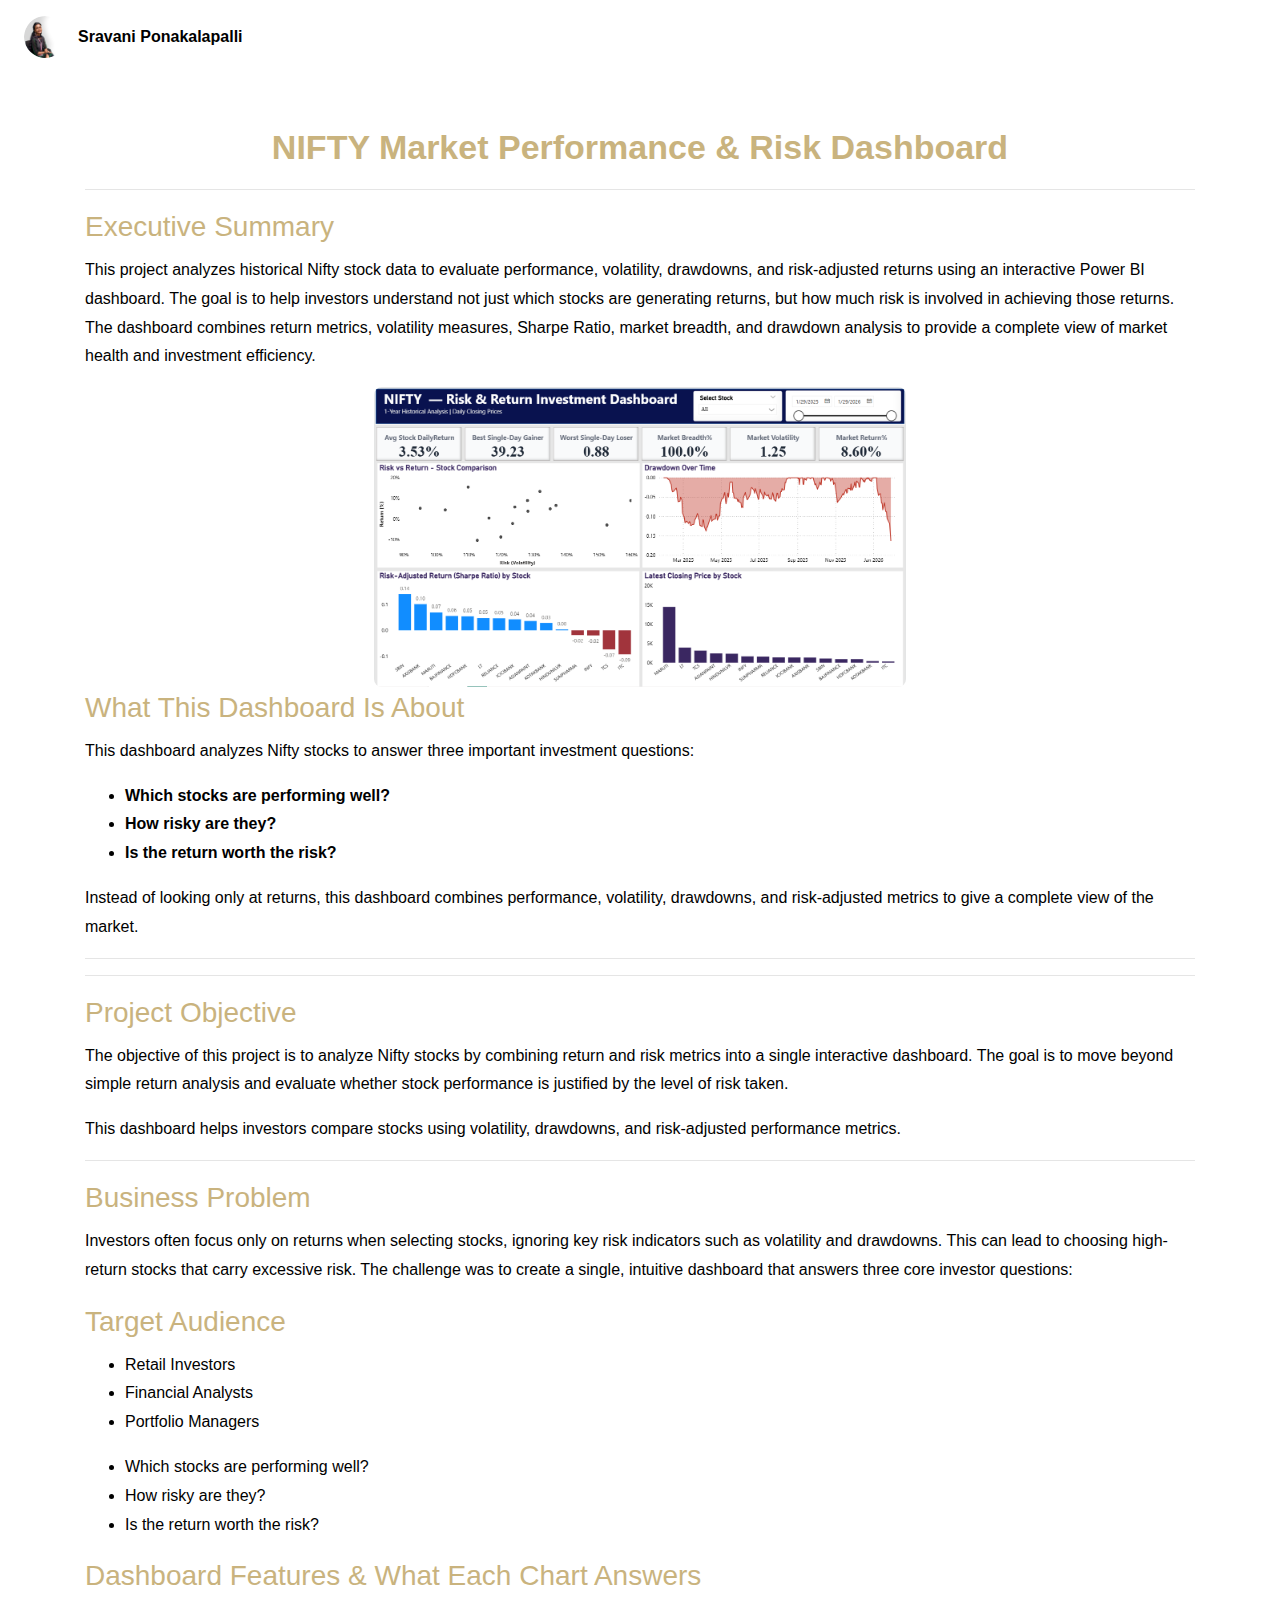
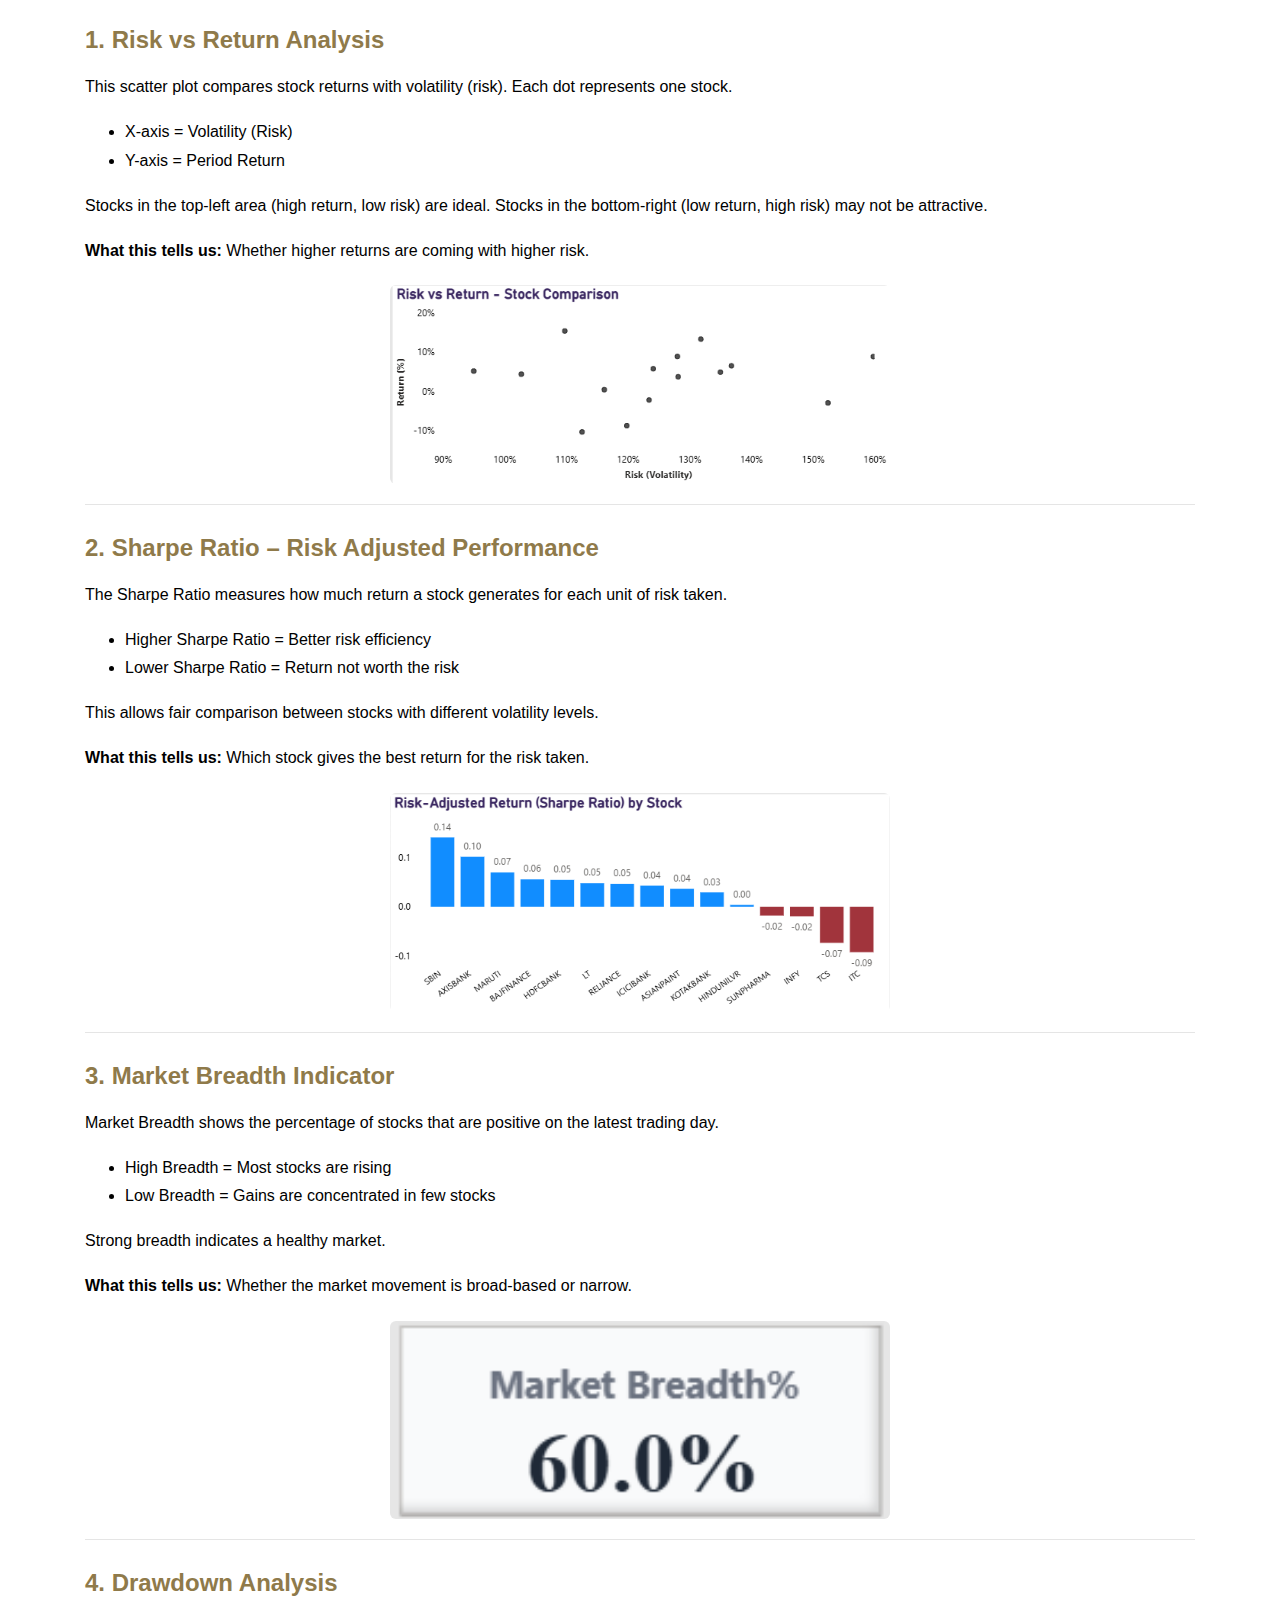
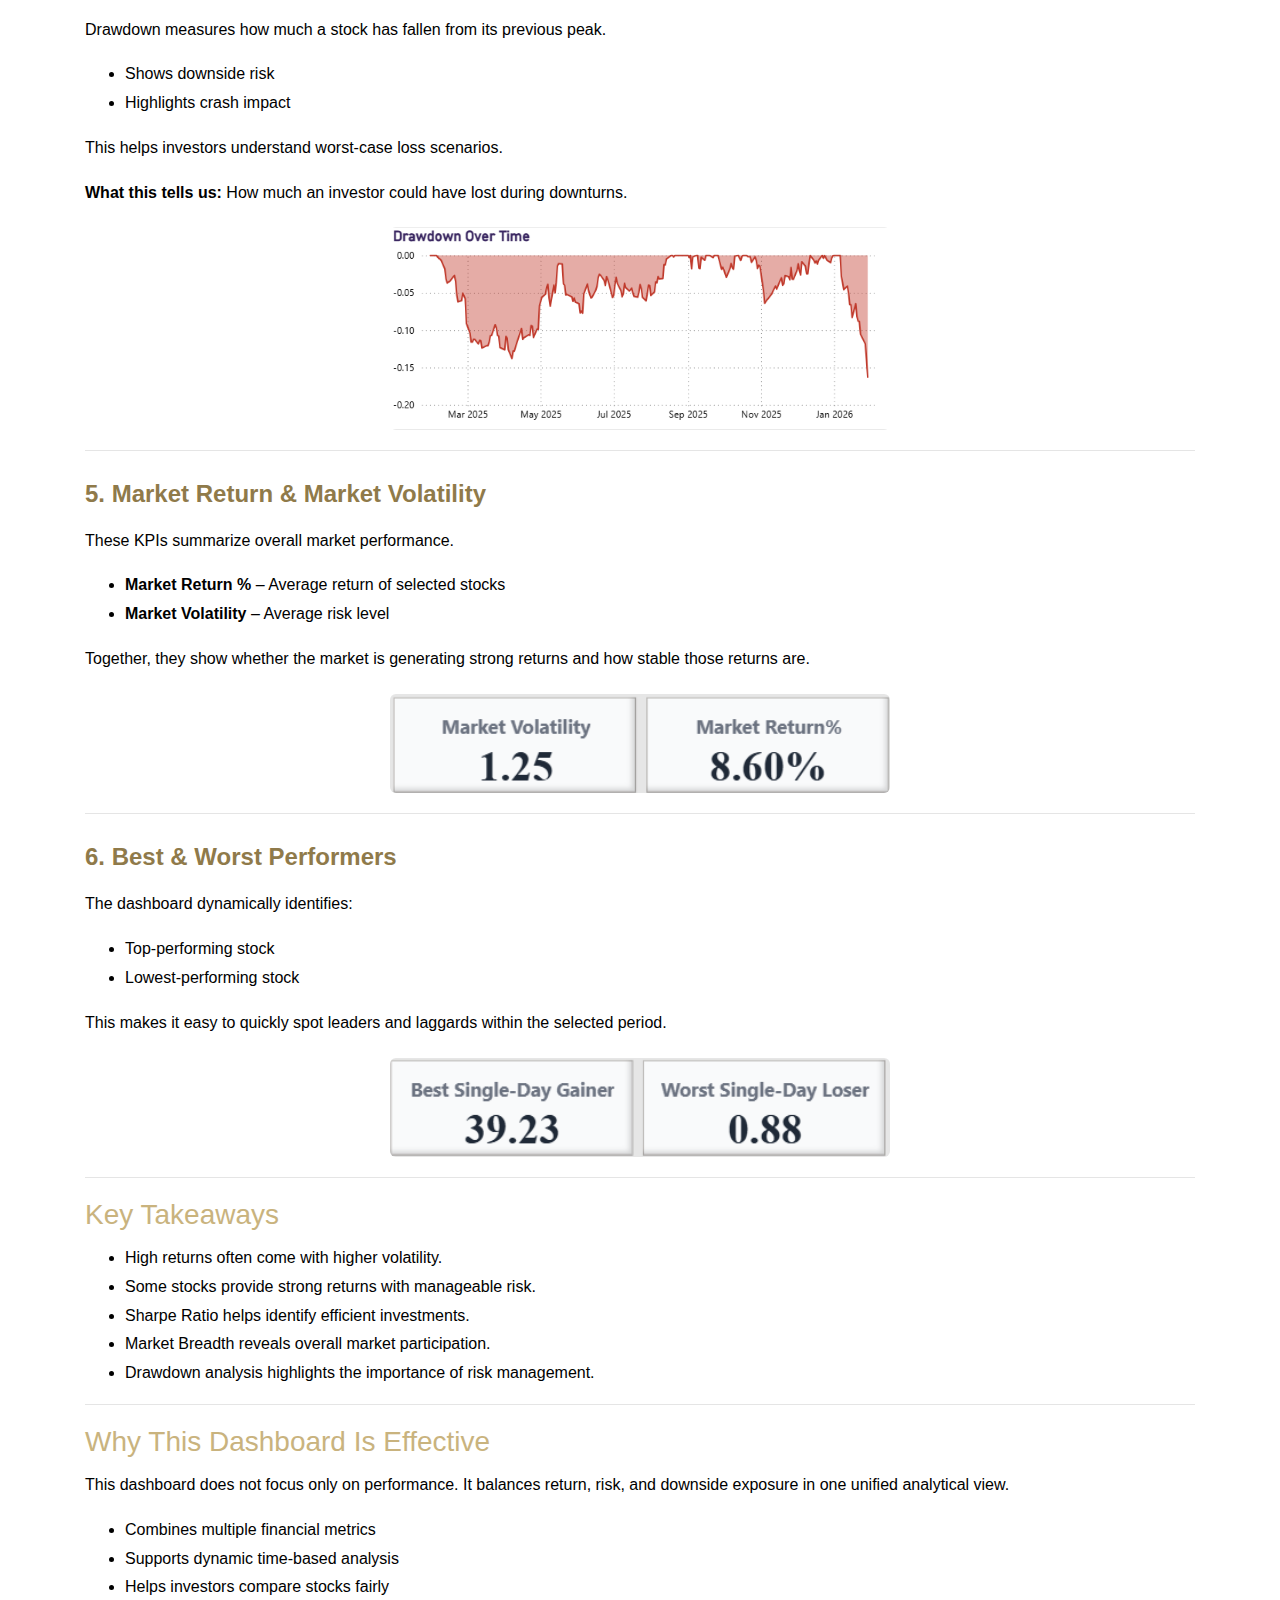
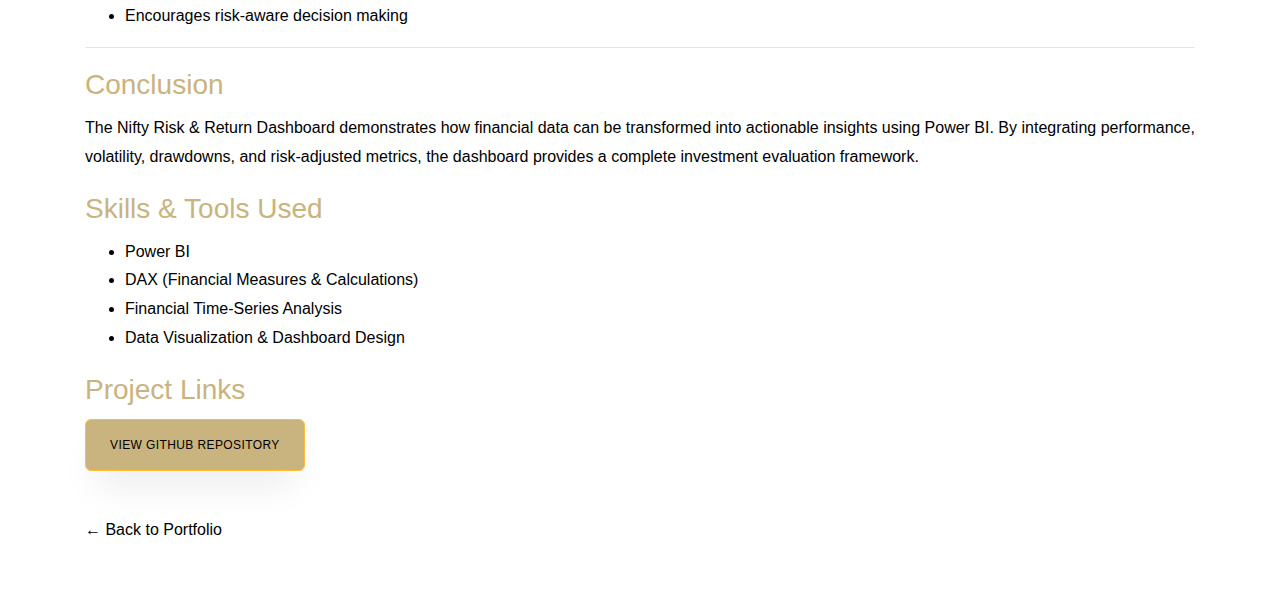
<file: Projects/NIFTY.html>
<!DOCTYPE html>
<html lang="en">
<head>
  <title>NIFTY Risk & Return Dashboard | Sravani Ponakalapalli</title>
  <meta charset="utf-8">
  <meta name="viewport" content="width=device-width, initial-scale=1">
  <link rel="stylesheet" href="../css/style.css">
</head>

<body>

<div class="brand-top">
  <img src="../images/Profile.png" alt="Sravani" class="brand-photo">
  <div class="brand-text">
    <span class="brand-name">Sravani Ponakalapalli</span>
  </div>
</div>

<section class="container mt-5 mb-5">

  <h1 class="project-title">NIFTY Market Performance & Risk Dashboard</h1>
  <hr>

<h3>Executive Summary</h3>
  <p>
    This project analyzes historical Nifty stock data to evaluate performance, volatility, drawdowns, 
    and risk-adjusted returns using an interactive Power BI dashboard. The goal is to help investors understand 
    not just which stocks are generating returns, but how much risk is involved in achieving those returns.
    The dashboard combines return metrics, volatility measures, Sharpe Ratio, market breadth, and drawdown analysis 
    to provide a complete view of market health and investment efficiency.
  </p>

<div class="dashboard-row">
  <img src="../images/Nifty1.png"
       alt="Dashboard 1"
       class="dashboard-half">
</div>

 <!-- Introduction -->
  <h3>What This Dashboard Is About</h3>
  
  <p>
    This dashboard analyzes Nifty stocks to answer three important investment questions:
  </p>
  <ul>
    <li><strong>Which stocks are performing well?</strong></li>
    <li><strong>How risky are they?</strong></li>
    <li><strong>Is the return worth the risk?</strong></li>
  </ul>
  <p>
    Instead of looking only at returns, this dashboard combines performance, volatility, drawdowns, 
    and risk-adjusted metrics to give a complete view of the market.
  </p>

  <hr>

<hr>

<h3>Project Objective</h3>
<p>
The objective of this project is to analyze Nifty stocks by combining return and risk metrics 
into a single interactive dashboard. The goal is to move beyond simple return analysis and 
evaluate whether stock performance is justified by the level of risk taken.
</p>
<p>
This dashboard helps investors compare stocks using volatility, drawdowns, 
and risk-adjusted performance metrics.
</p>

<hr>

<h3>Business Problem</h3>
  <p>
    Investors often focus only on returns when selecting stocks, ignoring key risk indicators such as volatility 
    and drawdowns. This can lead to choosing high-return stocks that carry excessive risk.
    The challenge was to create a single, intuitive dashboard that answers three core investor questions:
  </p>

<h3>Target Audience</h3>
<ul>
  <li>Retail Investors</li>
  <li>Financial Analysts</li>
  <li>Portfolio Managers</li>
</ul>

  <ul>
    <li>Which stocks are performing well?</li>
    <li>How risky are they?</li>
    <li>Is the return worth the risk?</li>
  </ul>

    <h3>Dashboard Features & What Each Chart Answers</h3>

  <!-- Risk vs Return -->
  <h4>1. Risk vs Return Analysis</h4>
  <p>
    This scatter plot compares stock returns with volatility (risk). 
    Each dot represents one stock.
  </p>
  <ul>
    <li>X-axis = Volatility (Risk)</li>
    <li>Y-axis = Period Return</li>
  </ul>
  <p>
    Stocks in the top-left area (high return, low risk) are ideal.
    Stocks in the bottom-right (low return, high risk) may not be attractive.
  </p>
  <p><strong>What this tells us:</strong> Whether higher returns are coming with higher risk.</p>

  <img src="../images/Nifty2.png" alt="Risk vs Return Chart" class="dashboard-small">

  <hr>

  <!-- Sharpe Ratio -->
  <h4>2. Sharpe Ratio – Risk Adjusted Performance</h4>
  <p>
    The Sharpe Ratio measures how much return a stock generates for each unit of risk taken.
  </p>
  <ul>
    <li>Higher Sharpe Ratio = Better risk efficiency</li>
    <li>Lower Sharpe Ratio = Return not worth the risk</li>
  </ul>
  <p>
    This allows fair comparison between stocks with different volatility levels.
  </p>
  <p><strong>What this tells us:</strong> Which stock gives the best return for the risk taken.</p>

  <img src="../images/Nifty4.png" alt="Sharpe Ratio Chart" class="dashboard-small">

  <hr>

  <!-- Market Breadth -->
  <h4>3. Market Breadth Indicator</h4>
  <p>
    Market Breadth shows the percentage of stocks that are positive on the latest trading day.
  </p>
  <ul>
    <li>High Breadth = Most stocks are rising</li>
    <li>Low Breadth = Gains are concentrated in few stocks</li>
  </ul>
  <p>
    Strong breadth indicates a healthy market.
  </p>
  <p><strong>What this tells us:</strong> Whether the market movement is broad-based or narrow.</p>

  <img src="../images/Nifty8.png" alt="Market Breadth KPI" class="dashboard-small">

  <hr>

  <!-- Drawdown -->
  <h4>4. Drawdown Analysis</h4>
  <p>
    Drawdown measures how much a stock has fallen from its previous peak.
  </p>
  <ul>
    <li>Shows downside risk</li>
    <li>Highlights crash impact</li>
  </ul>
  <p>
    This helps investors understand worst-case loss scenarios.
  </p>
  <p><strong>What this tells us:</strong> How much an investor could have lost during downturns.</p>

  <img src="../images/Nifty3.png" alt="Drawdown Chart" class="dashboard-small">

  <hr>

  <!-- Market Overview -->
  <h4>5. Market Return & Market Volatility</h4>
  <p>
    These KPIs summarize overall market performance.
  </p>
  <ul>
    <li><strong>Market Return %</strong> – Average return of selected stocks</li>
    <li><strong>Market Volatility</strong> – Average risk level</li>
  </ul>
  <p>
    Together, they show whether the market is generating strong returns and how stable those returns are.
  </p>

  <img src="../images/Nifty6.png" alt="Market KPIs" class="dashboard-small">

  <hr>

  <!-- Best and Worst Performers -->
  <h4>6. Best & Worst Performers</h4>
  <p>
    The dashboard dynamically identifies:
  </p>
  <ul>
    <li>Top-performing stock</li>
    <li>Lowest-performing stock</li>
  </ul>
  <p>
    This makes it easy to quickly spot leaders and laggards within the selected period.
  </p>

  <img src="../images/Nifty7.png" alt="Best & Worst Performers" class="dashboard-small">

  <hr>

  <!-- Key Takeaways -->
  <h3>Key Takeaways</h3>
  <ul>
    <li>High returns often come with higher volatility.</li>
    <li>Some stocks provide strong returns with manageable risk.</li>
    <li>Sharpe Ratio helps identify efficient investments.</li>
    <li>Market Breadth reveals overall market participation.</li>
    <li>Drawdown analysis highlights the importance of risk management.</li>
  </ul>

  <hr>

  <!-- Why This Dashboard Is Effective -->
  <h3>Why This Dashboard Is Effective</h3>
  <p>
    This dashboard does not focus only on performance. 
    It balances return, risk, and downside exposure in one unified analytical view.
  </p>
  <ul>
    <li>Combines multiple financial metrics</li>
    <li>Supports dynamic time-based analysis</li>
    <li>Helps investors compare stocks fairly</li>
    <li>Encourages risk-aware decision making</li>
  </ul>

  <hr>

  <!-- Conclusion -->
  <h3>Conclusion</h3>
  <p>
    The Nifty Risk & Return Dashboard demonstrates how financial data can be transformed into 
    actionable insights using Power BI. By integrating performance, volatility, drawdowns, and 
    risk-adjusted metrics, the dashboard provides a complete investment evaluation framework.
  </p>

  <h3>Skills & Tools Used</h3>
  <ul>
    <li>Power BI</li>
    <li>DAX (Financial Measures & Calculations)</li>
    <li>Financial Time-Series Analysis</li>
    <li>Data Visualization & Dashboard Design</li>
  </ul>

<h3>Project Links</h3>
  <p>
    <a href="https://github.com/sravaniponakalapalli/NIFTY-Market-Performance-Risk-Dashboard" class="btn btn-primary py-3 px-4" target="_blank">
      View GitHub Repository
    </a>
  </p>


  <br>
  <a href="../index.html">← Back to Portfolio</a>

</section>

</body>
</html>
</file>
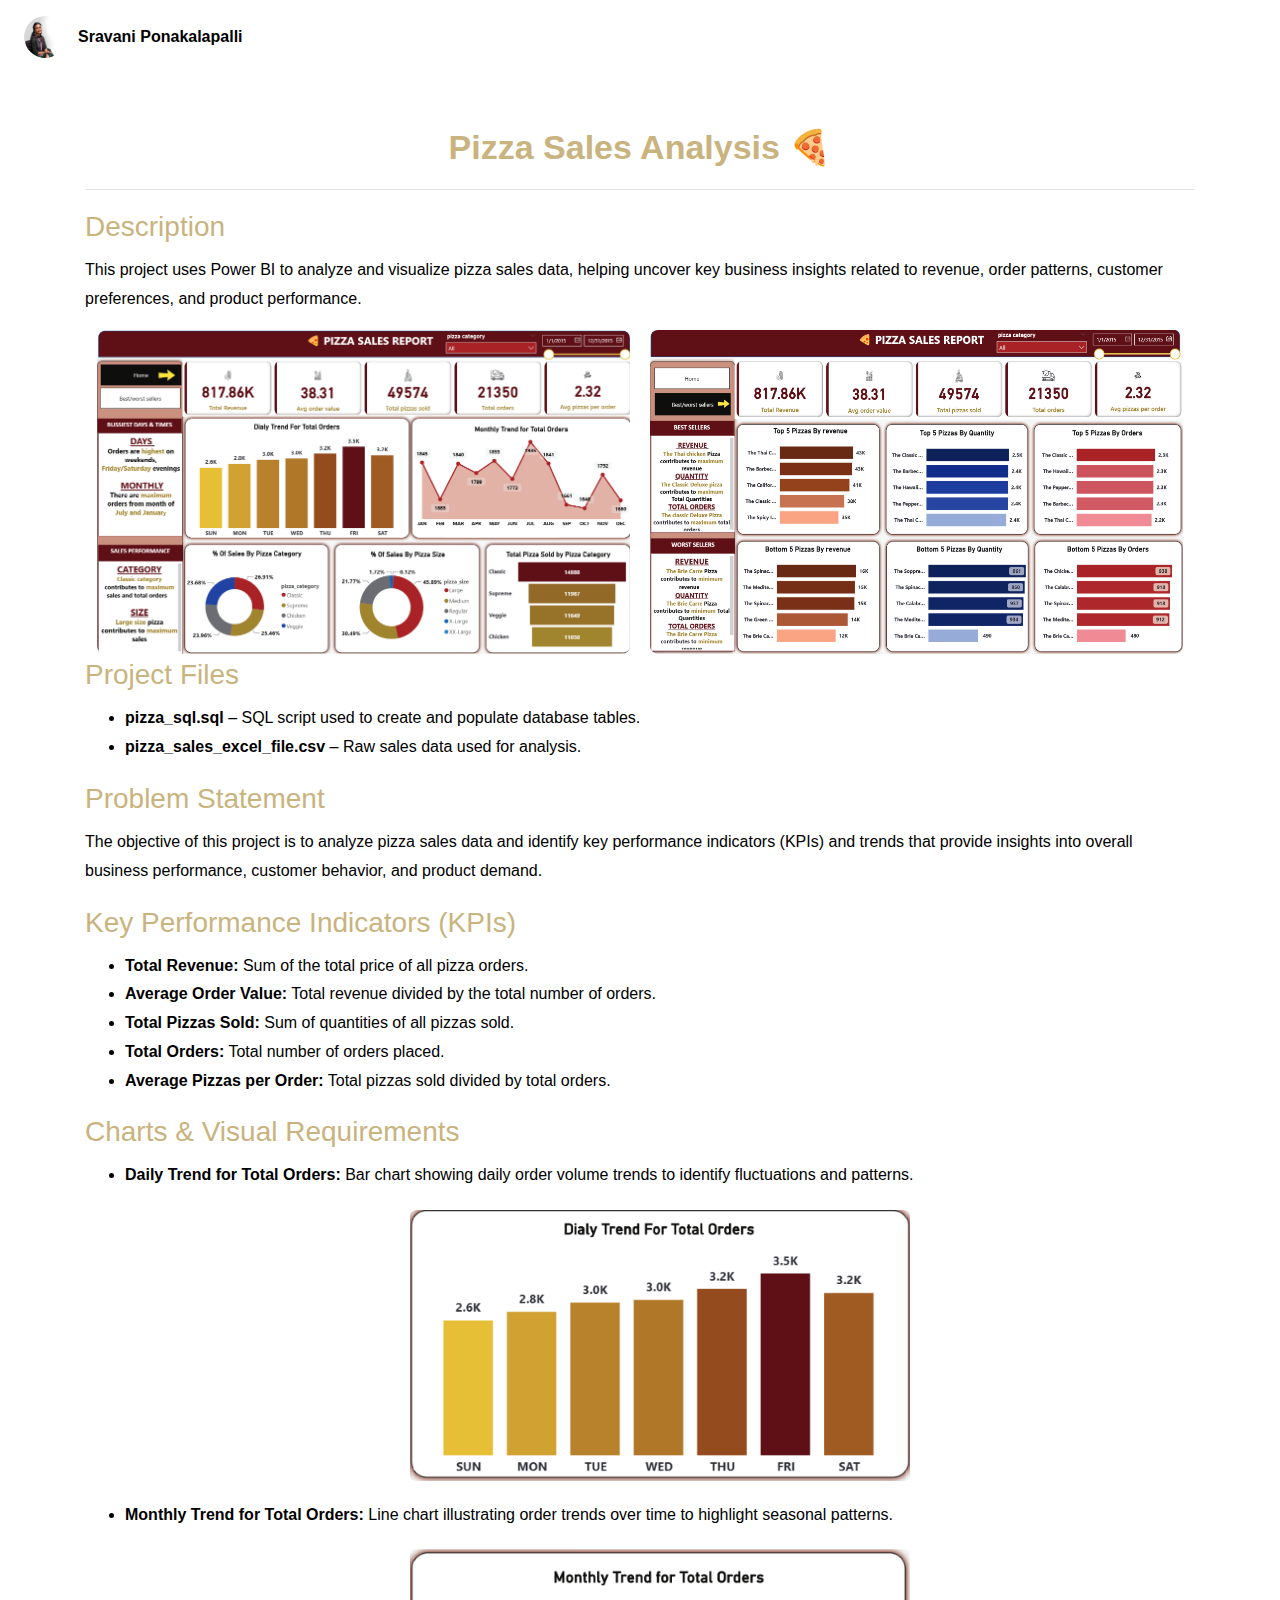
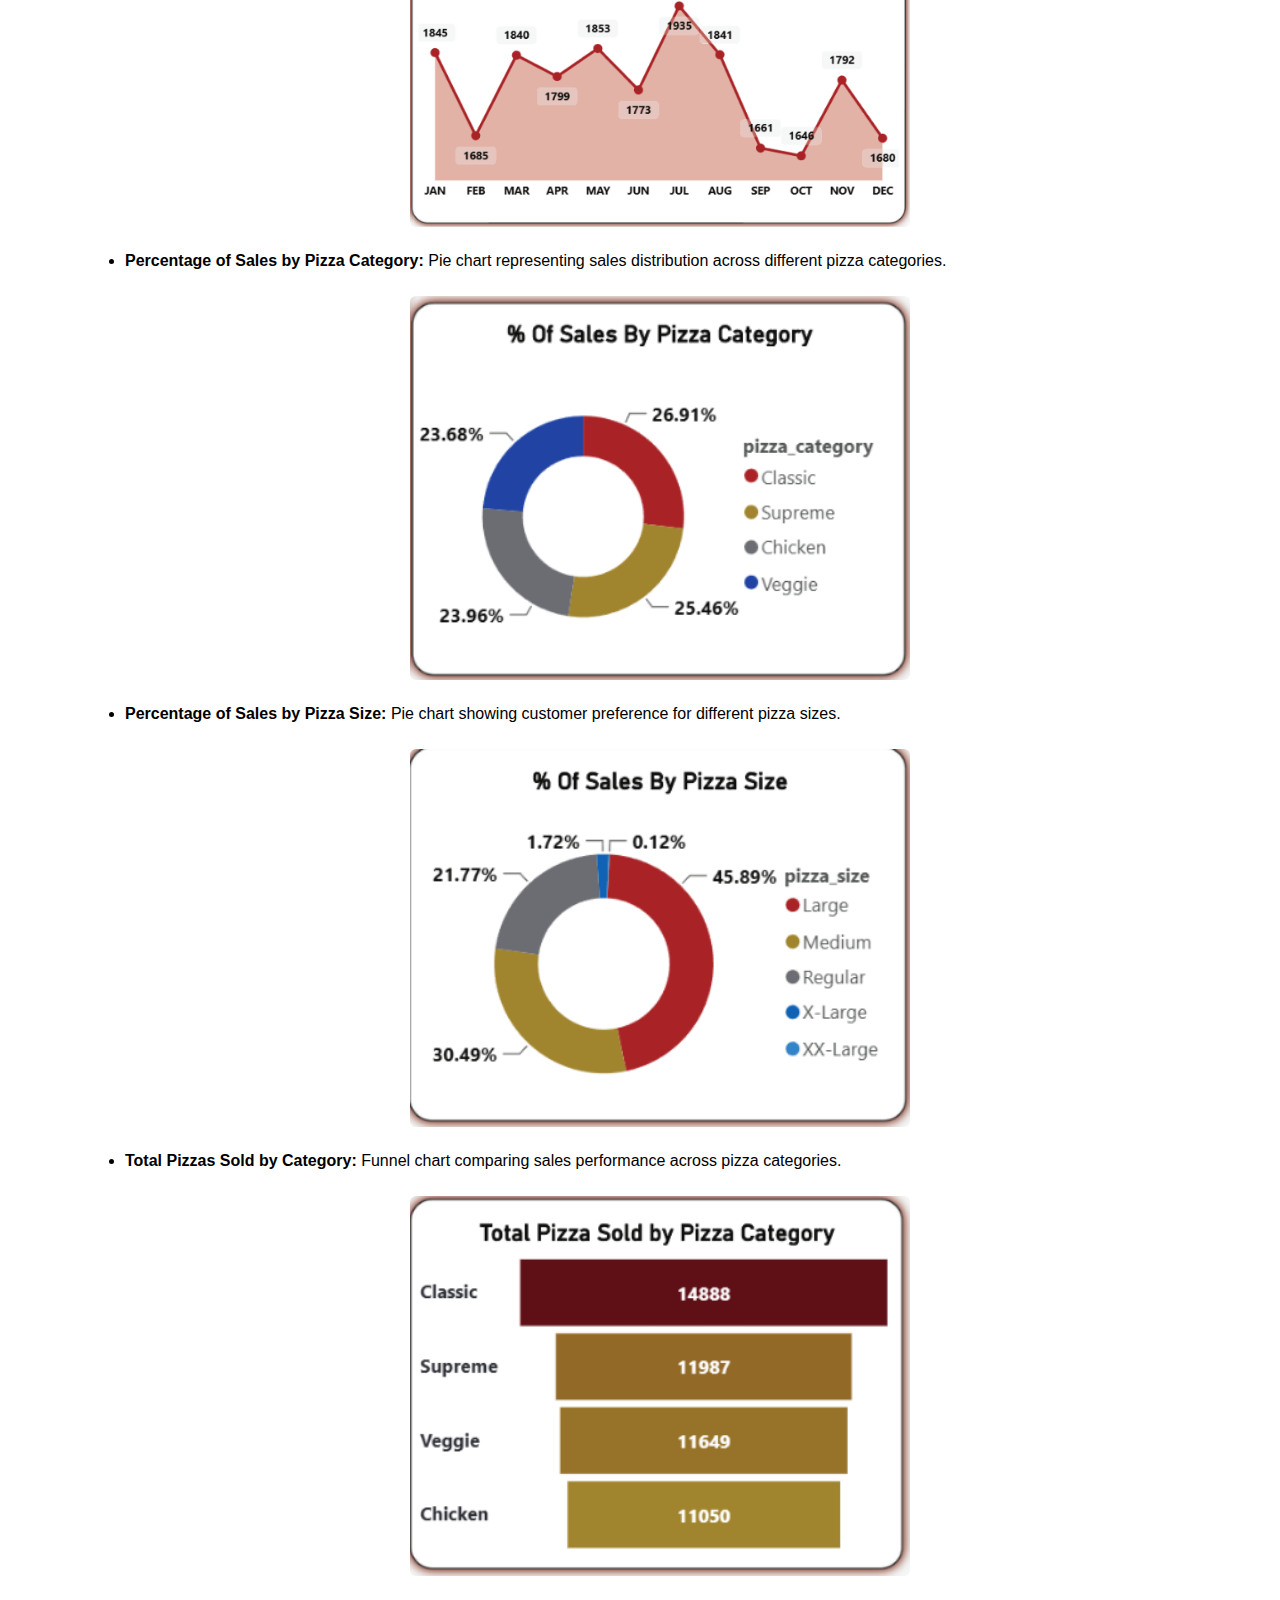
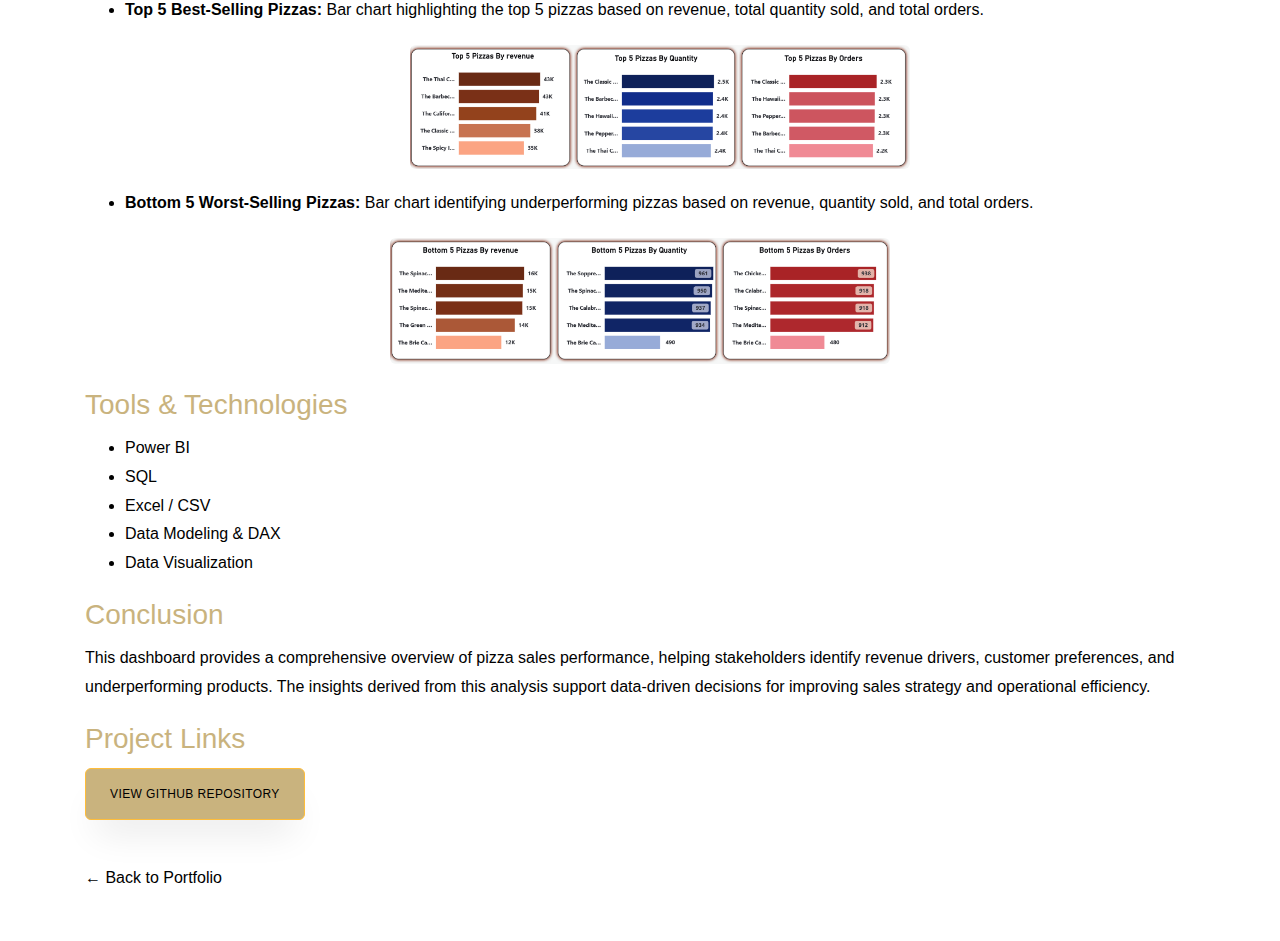
<file: Projects/Pizzasales.html>
<!DOCTYPE html>
<html lang="en">
<head>
  <title>Sentiment Analysis on LinkedIn App Reviews | Sravani Ponakalapalli</title>
  <meta charset="utf-8">
  <meta name="viewport" content="width=device-width, initial-scale=1">

  <link rel="stylesheet" href="../css/style.css">
</head>

<body>

<div class="brand-top">
  <img src="../images/Profile.png" alt="Sravani" class="brand-photo">
  <div class="brand-text">
    <span class="brand-name">Sravani Ponakalapalli</span>
    <!-- <span class="brand-sub">by Sravani Ponakalapalli</span> -->
  </div>
</div>


<section class="container mt-5 mb-5">

  <h1 class="project-title">Pizza Sales Analysis 🍕</h1>

  <hr>

  <h3>Description</h3>
  <p>
    This project uses Power BI to analyze and visualize pizza sales data, 
    helping uncover key business insights related to revenue, order patterns, 
    customer preferences, and product performance.
  </p>
<div class="dashboard-row">
  <img src="../images/Pizza1.png"
       alt="Dashboard 1"
       class="dashboard-half">

  <img src="../images/Pizza2.png"
       alt="Dashboard 2"
       class="dashboard-half">
</div>
  <h3>Project Files</h3>
  <ul>
    <li><strong>pizza_sql.sql</strong> – SQL script used to create and populate database tables.</li>
    <li><strong>pizza_sales_excel_file.csv</strong> – Raw sales data used for analysis.</li>
  </ul>

  <h3>Problem Statement</h3>
  <p>
    The objective of this project is to analyze pizza sales data and identify key performance indicators (KPIs) 
    and trends that provide insights into overall business performance, customer behavior, and product demand.
  </p>

  <h3>Key Performance Indicators (KPIs)</h3>
  <ul>
    <li><strong>Total Revenue:</strong> Sum of the total price of all pizza orders.</li>
    <li><strong>Average Order Value:</strong> Total revenue divided by the total number of orders.</li>
    <li><strong>Total Pizzas Sold:</strong> Sum of quantities of all pizzas sold.</li>
    <li><strong>Total Orders:</strong> Total number of orders placed.</li>
    <li><strong>Average Pizzas per Order:</strong> Total pizzas sold divided by total orders.</li>
  </ul>

  <h3>Charts & Visual Requirements</h3>

  <ul>
    <li>
      <strong>Daily Trend for Total Orders:</strong>
      Bar chart showing daily order volume trends to identify fluctuations and patterns.
    </li>
<img src="../images/Pizza3.png" class="dashboard-small">

    <li>
      <strong>Monthly Trend for Total Orders:</strong>
      Line chart illustrating order trends over time to highlight seasonal patterns.
    </li>
<img src="../images/Pizza4.png" class="dashboard-small">

    <li>
      <strong>Percentage of Sales by Pizza Category:</strong>
      Pie chart representing sales distribution across different pizza categories.
    </li>
<img src="../images/Pizza5.png" class="dashboard-small">

    <li>
      <strong>Percentage of Sales by Pizza Size:</strong>
      Pie chart showing customer preference for different pizza sizes.
    </li>
<img src="../images/Pizza6.png" class="dashboard-small">

    <li>
      <strong>Total Pizzas Sold by Category:</strong>
      Funnel chart comparing sales performance across pizza categories.
    </li>
<img src="../images/Pizza7.png" class="dashboard-small">

    <li>
      <strong>Top 5 Best-Selling Pizzas:</strong>
      Bar chart highlighting the top 5 pizzas based on revenue, total quantity sold, and total orders.
    </li>
<img src="../images/Pizza8.png" class="dashboard-small">

    <li>
      <strong>Bottom 5 Worst-Selling Pizzas:</strong>
      Bar chart identifying underperforming pizzas based on revenue, quantity sold, and total orders.
    </li>
  </ul>
<img src="../images/Pizza9.png" class="dashboard-small">

  <h3>Tools & Technologies</h3>
  <ul>
    <li>Power BI</li>
    <li>SQL</li>
    <li>Excel / CSV</li>
    <li>Data Modeling & DAX</li>
    <li>Data Visualization</li>
  </ul>

  <h3>Conclusion</h3>
  <p>
    This dashboard provides a comprehensive overview of pizza sales performance, 
    helping stakeholders identify revenue drivers, customer preferences, and 
    underperforming products. The insights derived from this analysis support 
    data-driven decisions for improving sales strategy and operational efficiency.
  </p>

  <h3>Project Links</h3>
  <p>
    <a href="https://github.com/sravaniponakalapalli/Pizza-Sales-using-Power-BI"
       class="btn btn-primary py-3 px-4"
       target="_blank">
      View GitHub Repository
    </a>
  </p>

  <br>
  <a href="../index.html">← Back to Portfolio</a>

</section>

</body>
</html>
</file>
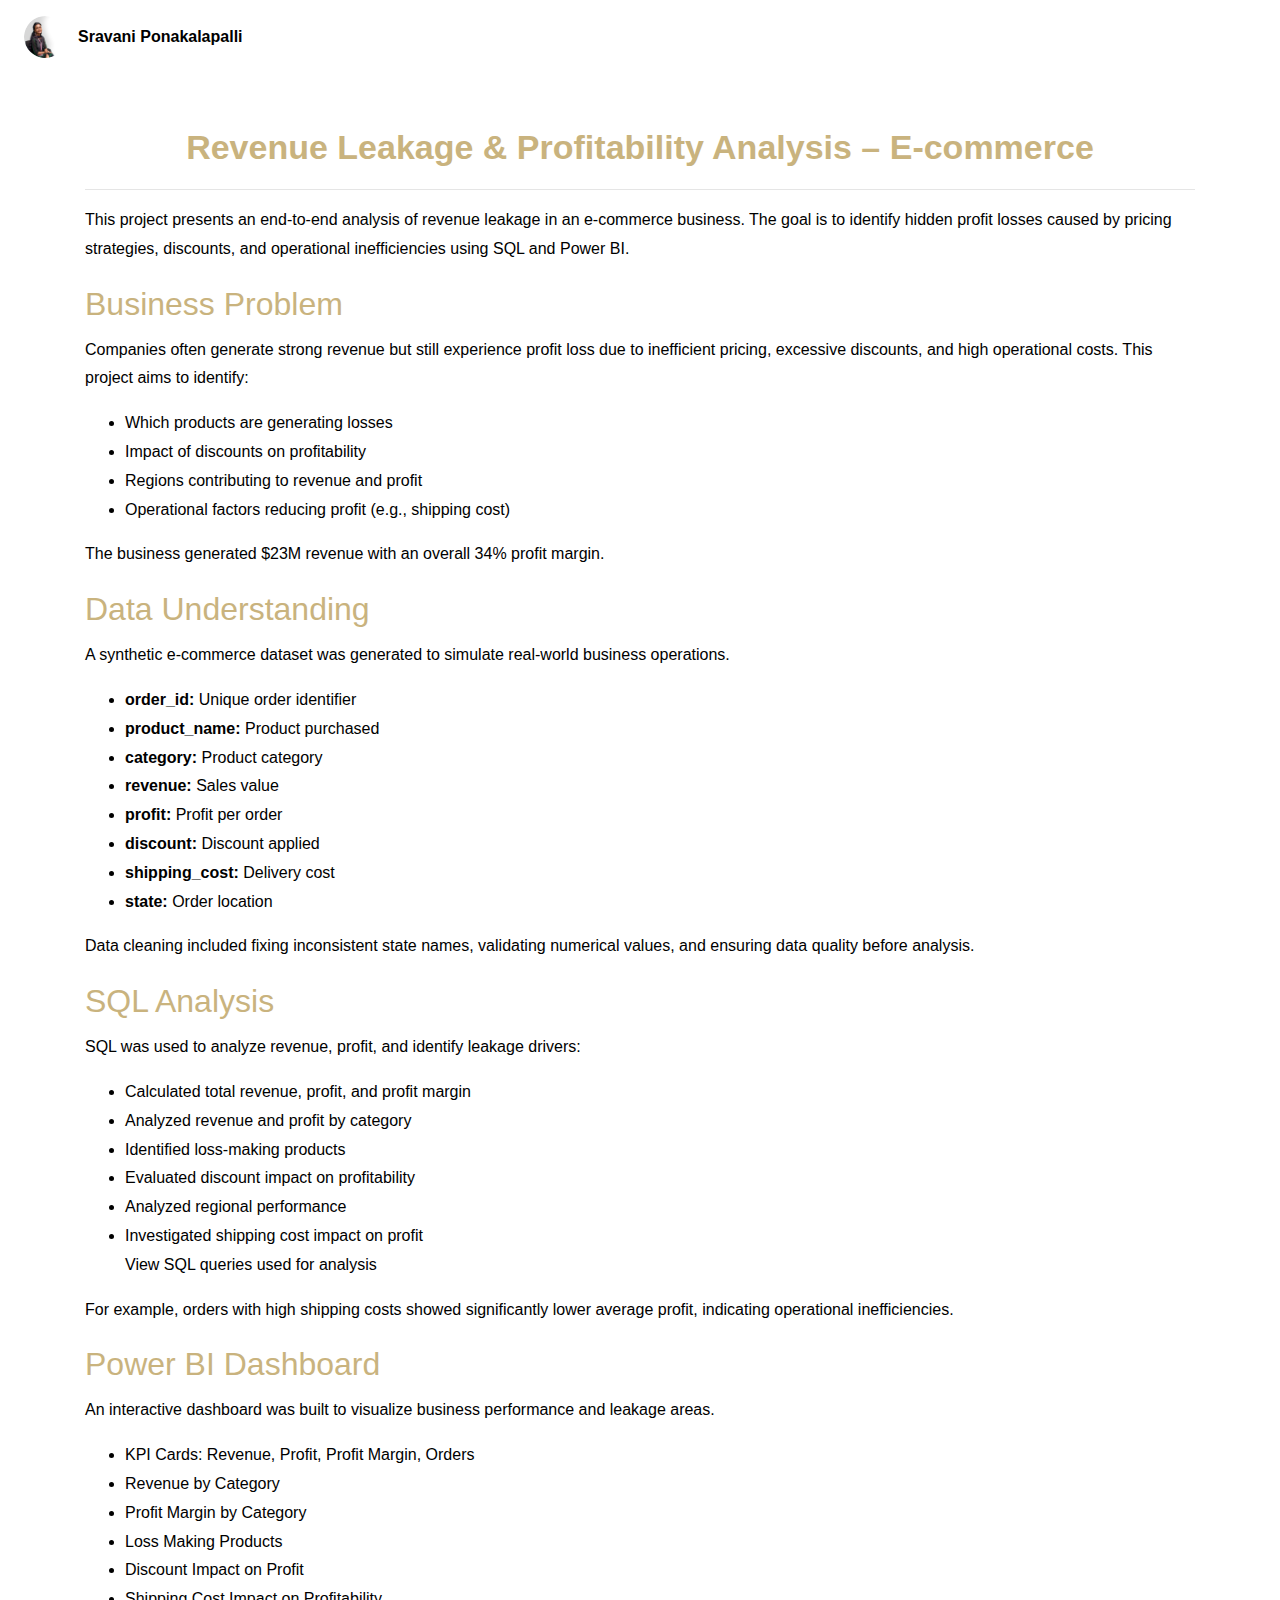
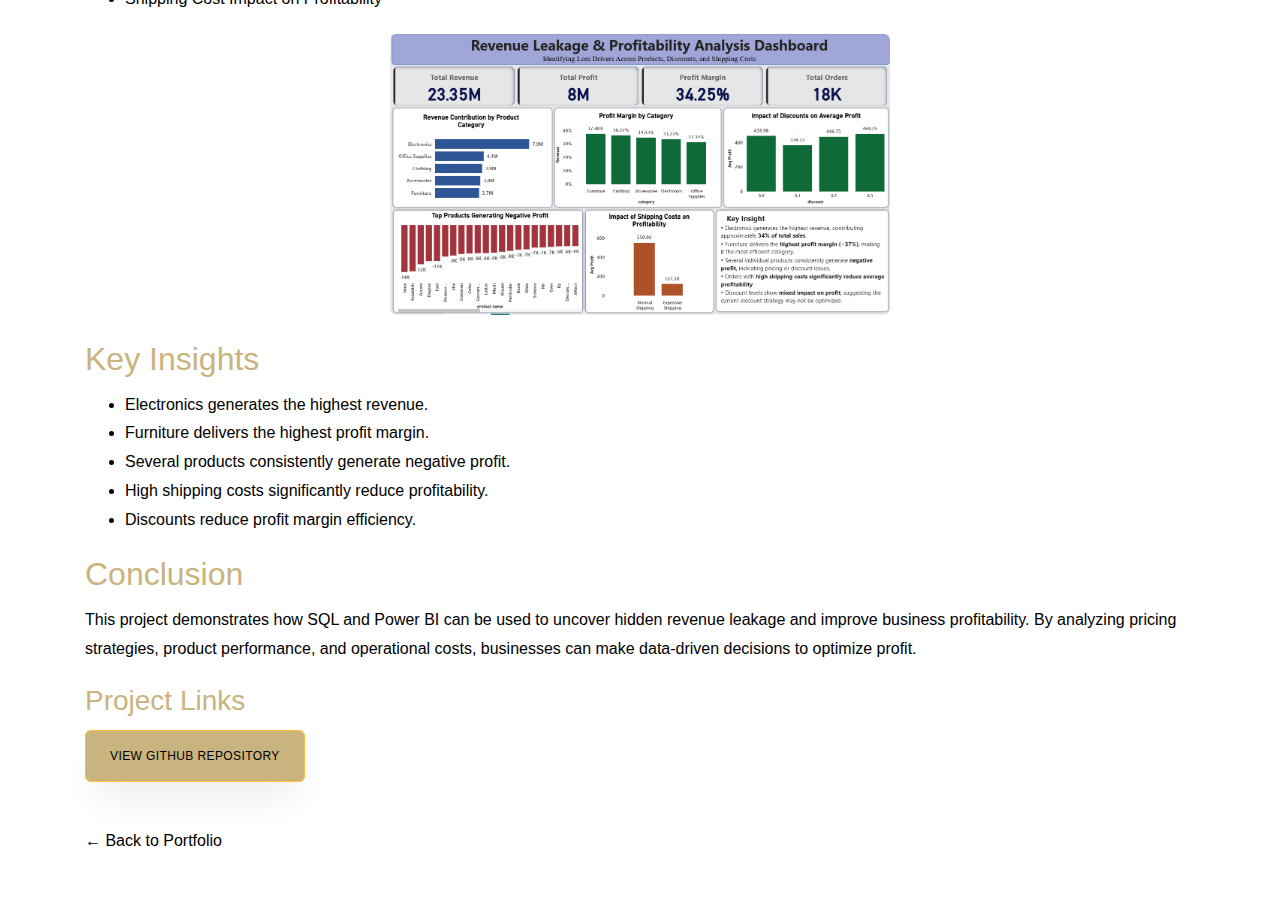
<file: Projects/Revenue Leakage.html>
<!DOCTYPE html>
<html lang="en">
<head>
  <title>Revenue Leakage Analysis | Sravani Ponakalapalli</title>
  <meta charset="utf-8">
  <meta name="viewport" content="width=device-width, initial-scale=1">

  <link rel="stylesheet" href="../css/style.css">
</head>

<body>

<div class="brand-top">
  <img src="../images/Profile.png" alt="Sravani" class="brand-photo">
  <div class="brand-text">
    <span class="brand-name">Sravani Ponakalapalli</span>
  </div>
</div>

<section class="container mt-5 mb-5">

<h1 class="project-title">Revenue Leakage & Profitability Analysis – E-commerce</h1>
<hr>

<p>This project presents an end-to-end analysis of revenue leakage in an e-commerce business. The goal is to identify hidden profit losses caused by pricing strategies, discounts, and operational inefficiencies using SQL and Power BI.</p>

<!-- Business Problem -->
<div class="section">
<h2>Business Problem</h2>
<p>Companies often generate strong revenue but still experience profit loss due to inefficient pricing, excessive discounts, and high operational costs. This project aims to identify:</p>
<ul>
    <li>Which products are generating losses</li>
    <li>Impact of discounts on profitability</li>
    <li>Regions contributing to revenue and profit</li>
    <li>Operational factors reducing profit (e.g., shipping cost)</li>
</ul>
<p>The business generated <span class="highlight">$23M revenue</span> with an overall <span class="highlight">34% profit margin</span>.</p>
</div>

<!-- Data Understanding -->
<div class="section">
<h2>Data Understanding</h2>
<p>A synthetic e-commerce dataset was generated to simulate real-world business operations.</p>

<ul>
    <li><strong>order_id:</strong> Unique order identifier</li>
    <li><strong>product_name:</strong> Product purchased</li>
    <li><strong>category:</strong> Product category</li>
    <li><strong>revenue:</strong> Sales value</li>
    <li><strong>profit:</strong> Profit per order</li>
    <li><strong>discount:</strong> Discount applied</li>
    <li><strong>shipping_cost:</strong> Delivery cost</li>
    <li><strong>state:</strong> Order location</li>
</ul>

<p>Data cleaning included fixing inconsistent state names, validating numerical values, and ensuring data quality before analysis.</p>
</div>

<!-- SQL Analysis -->
<div class="section">
<h2>SQL Analysis</h2>
<p>SQL was used to analyze revenue, profit, and identify leakage drivers:</p>

<ul>
    <li>Calculated total revenue, profit, and profit margin</li>
    <li>Analyzed revenue and profit by category</li>
    <li>Identified loss-making products</li>
    <li>Evaluated discount impact on profitability</li>
    <li>Analyzed regional performance</li>
    <li>Investigated shipping cost impact on profit</li>

    <a href="https://github.com/sravaniponakalapalli/Revenue-Leakage-Analysis" 
       target="_blank" 
       class="sql-link">
       View SQL queries used for analysis
    </a>
</ul>

<p>For example, orders with high shipping costs showed significantly lower average profit, indicating operational inefficiencies.</p>
</div>

<!-- Power BI Dashboard -->
<div class="section">
<h2>Power BI Dashboard</h2>
<p>An interactive dashboard was built to visualize business performance and leakage areas.</p>

<ul>
    <li>KPI Cards: Revenue, Profit, Profit Margin, Orders</li>
    <li>Revenue by Category</li>
    <li>Profit Margin by Category</li>
    <li>Loss Making Products</li>
    <li>Discount Impact on Profit</li>
    <li>Shipping Cost Impact on Profitability</li>
</ul>

<img src="../images/revenue lekage dashboard.png" alt="Revenue Dashboard" class="dashboard-small">

</div>

<!-- Key Insights -->
<div class="section">
<h2>Key Insights</h2>
<div class="kpi">
<ul>
    <li>Electronics generates the highest revenue.</li>
    <li>Furniture delivers the highest profit margin.</li>
    <li>Several products consistently generate negative profit.</li>
    <li>High shipping costs significantly reduce profitability.</li>
    <li>Discounts reduce profit margin efficiency.</li>
</ul>
</div>
</div>

<!-- Conclusion -->
<div class="section">
<h2>Conclusion</h2>
<p>This project demonstrates how SQL and Power BI can be used to uncover hidden revenue leakage and improve business profitability. By analyzing pricing strategies, product performance, and operational costs, businesses can make data-driven decisions to optimize profit.</p>
</div>

<h3>Project Links</h3>
<p>
  <a href="https://github.com/sravaniponakalapalli/Revenue-Leakage-Analysis" 
     class="btn btn-primary py-3 px-4" 
     target="_blank">
    View GitHub Repository
  </a>
</p>

<br>
<a href="../index.html">← Back to Portfolio</a>

</section>

</body>
</html>
</file>
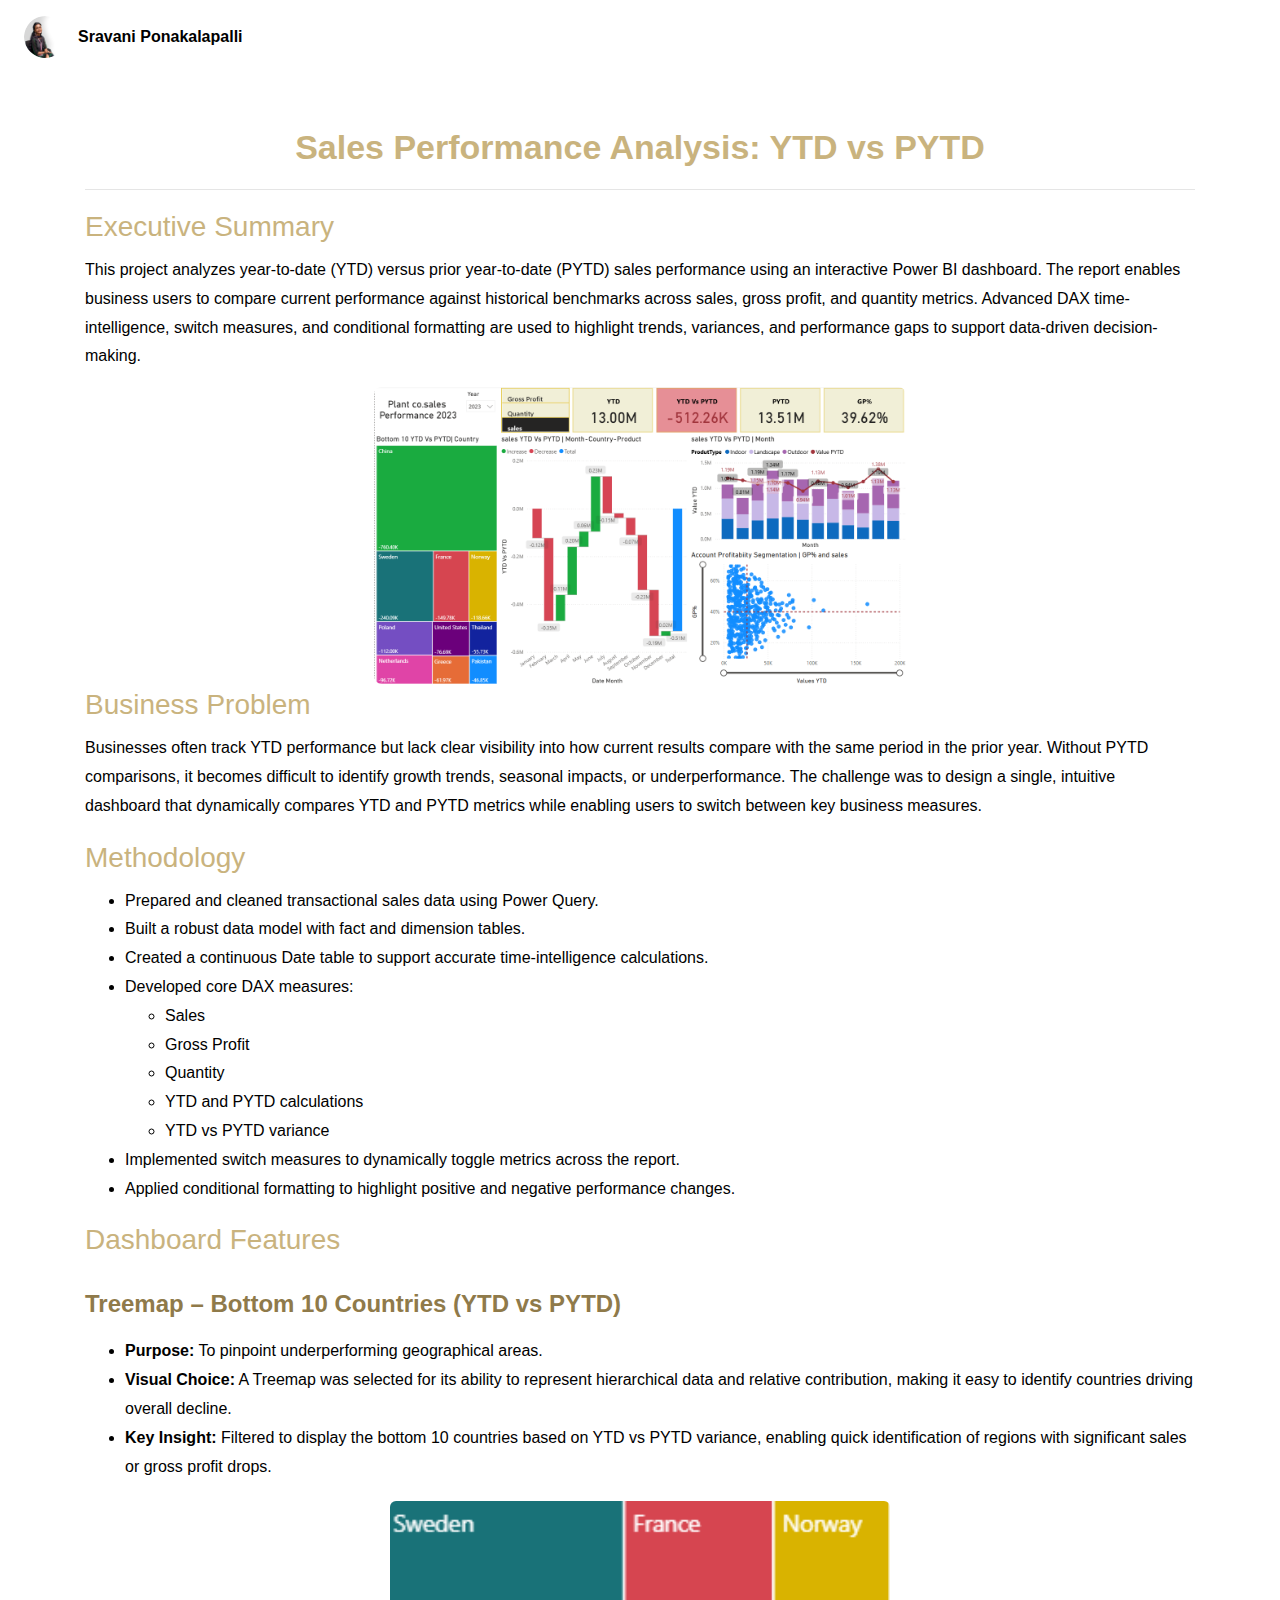
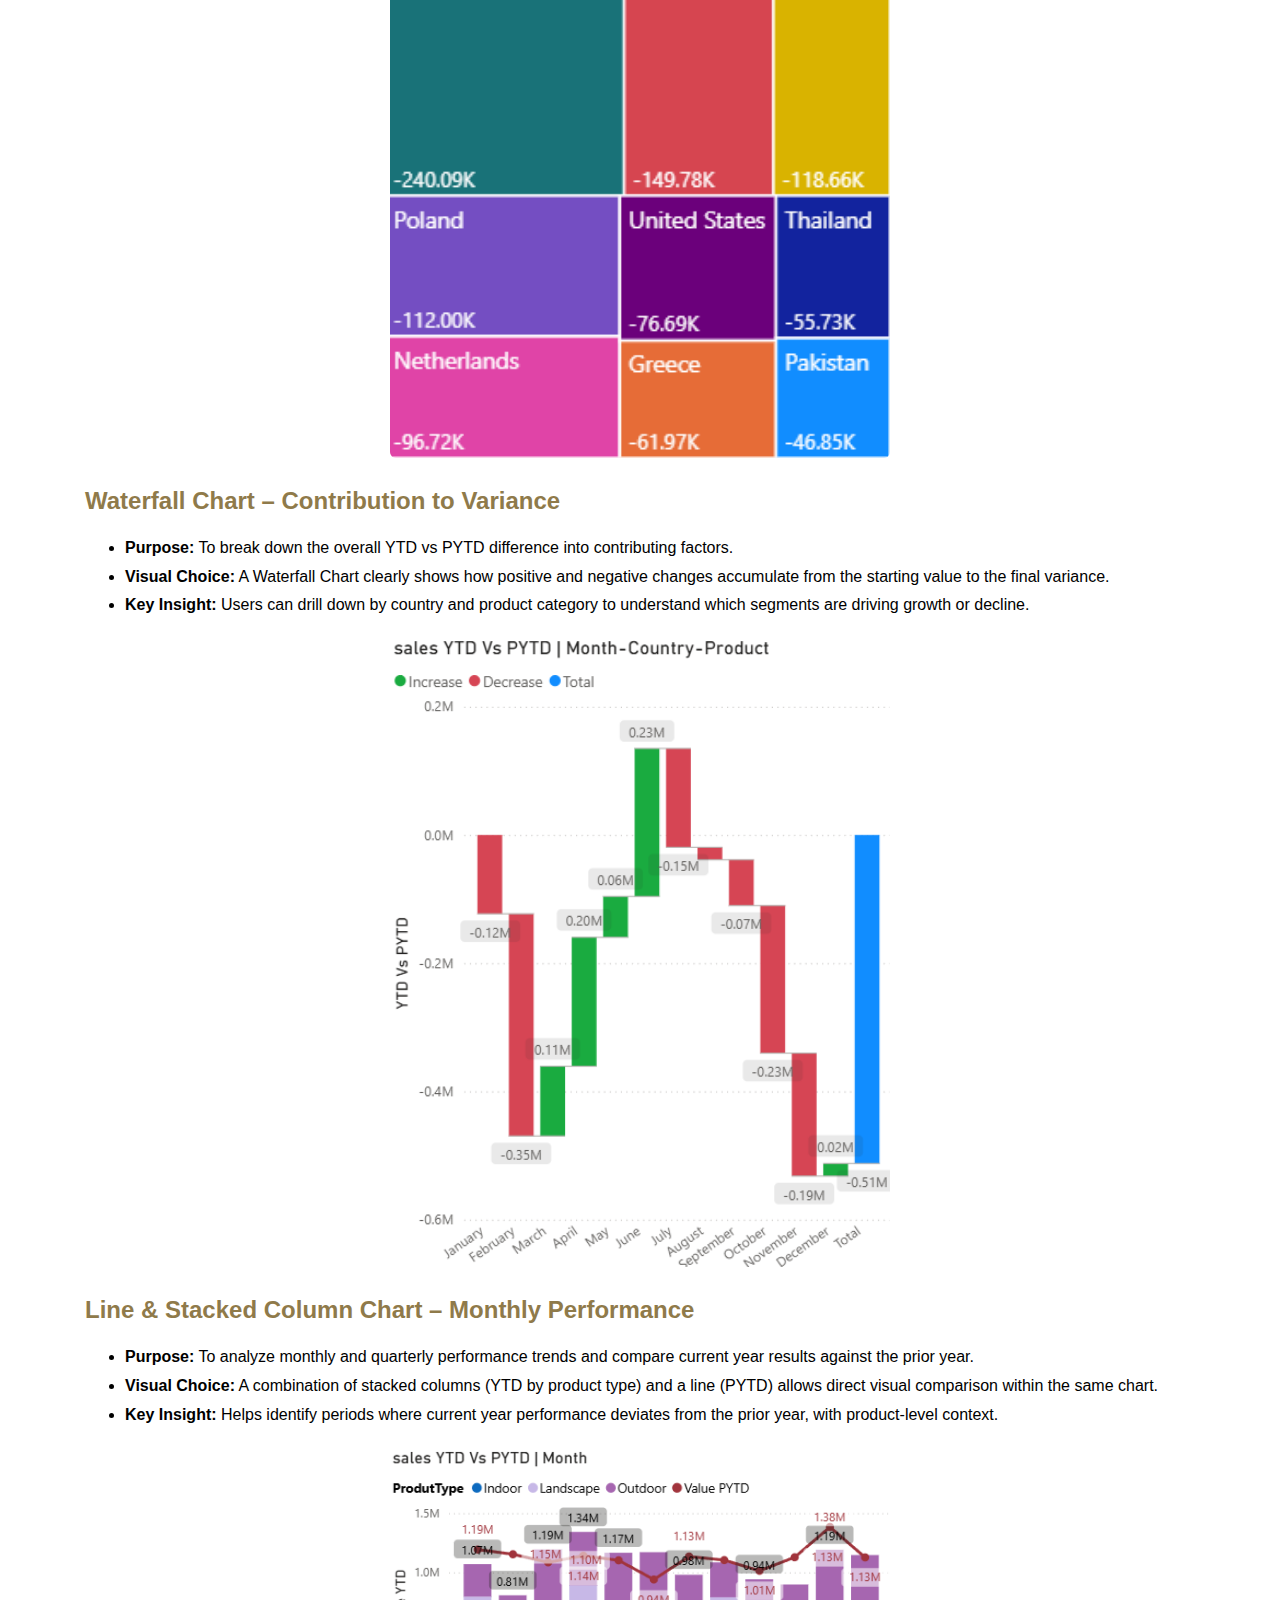
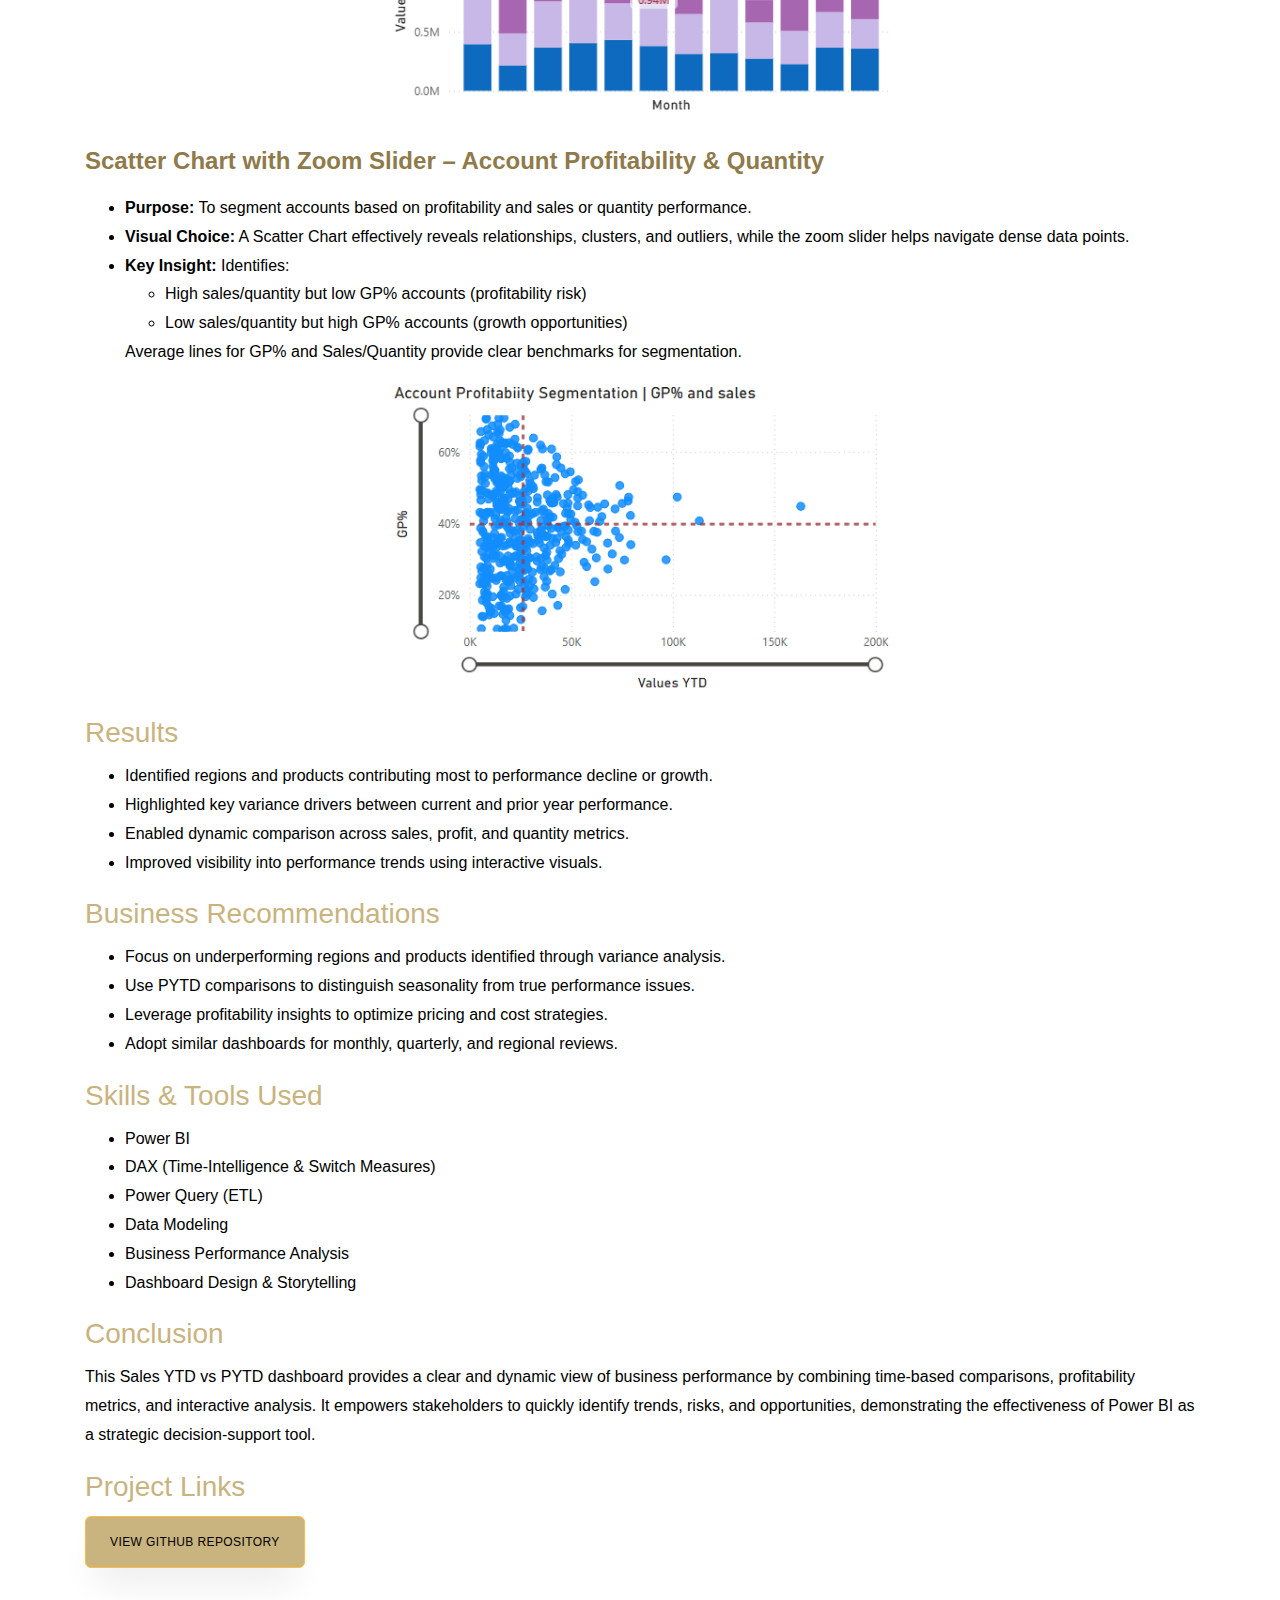
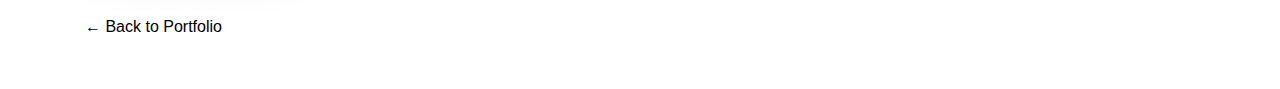
<file: Projects/sales.html>
<!DOCTYPE html>
<html lang="en">
<head>
  <title>Stock Market Crash Analysis | Sravani Ponakalapalli</title>
  <meta charset="utf-8">
  <meta name="viewport" content="width=device-width, initial-scale=1">

  <link rel="stylesheet" href="../css/style.css">
</head>

<body>

<div class="brand-top">
  <img src="../images/Profile.png" alt="Sravani" class="brand-photo">
  <div class="brand-text">
    <span class="brand-name">Sravani Ponakalapalli</span>
    <!-- <span class="brand-sub">by Sravani Ponakalapalli</span> -->
  </div>
</div>


<section class="container mt-5 mb-5">

<h1 class="project-title">Sales Performance Analysis: YTD vs PYTD</h1>

<hr>

<h3>Executive Summary</h3>
<p>
  This project analyzes year-to-date (YTD) versus prior year-to-date (PYTD) sales performance using an interactive Power BI dashboard.
  The report enables business users to compare current performance against historical benchmarks across sales, gross profit,
  and quantity metrics. Advanced DAX time-intelligence, switch measures, and conditional formatting are used to highlight trends,
  variances, and performance gaps to support data-driven decision-making.
</p>

<div class="dashboard-row">
  <img src="../images/sales1.png" alt="Sales Dashboard 1" class="dashboard-half">
</div>

<h3>Business Problem</h3>
<p>
  Businesses often track YTD performance but lack clear visibility into how current results compare with the same period in the prior year.
  Without PYTD comparisons, it becomes difficult to identify growth trends, seasonal impacts, or underperformance.
  The challenge was to design a single, intuitive dashboard that dynamically compares YTD and PYTD metrics while enabling users
  to switch between key business measures.
</p>

<h3>Methodology</h3>
<ul>
  <li>Prepared and cleaned transactional sales data using Power Query.</li>
  <li>Built a robust data model with fact and dimension tables.</li>
  <li>Created a continuous Date table to support accurate time-intelligence calculations.</li>
  <li>Developed core DAX measures:
    <ul>
      <li>Sales</li>
      <li>Gross Profit</li>
      <li>Quantity</li>
      <li>YTD and PYTD calculations</li>
      <li>YTD vs PYTD variance</li>
    </ul>
  </li>
  <li>Implemented switch measures to dynamically toggle metrics across the report.</li>
  <li>Applied conditional formatting to highlight positive and negative performance changes.</li>
</ul>

<h3>Dashboard Features</h3>

<h4>Treemap – Bottom 10 Countries (YTD vs PYTD)</h4>
<ul>
  <li><strong>Purpose:</strong> To pinpoint underperforming geographical areas.</li>
  <li><strong>Visual Choice:</strong> A Treemap was selected for its ability to represent hierarchical data and relative contribution, making it easy to identify countries driving overall decline.</li>
  <li><strong>Key Insight:</strong> Filtered to display the bottom 10 countries based on YTD vs PYTD variance, enabling quick identification of regions with significant sales or gross profit drops.</li>
</ul>
<img src="../images/sales3.png" class="dashboard-small">

<h4>Waterfall Chart – Contribution to Variance</h4>
<ul>
  <li><strong>Purpose:</strong> To break down the overall YTD vs PYTD difference into contributing factors.</li>
  <li><strong>Visual Choice:</strong> A Waterfall Chart clearly shows how positive and negative changes accumulate from the starting value to the final variance.</li>
  <li><strong>Key Insight:</strong> Users can drill down by country and product category to understand which segments are driving growth or decline.</li>
</ul>
<img src="../images/sales4.png" class="dashboard-small">

<h4>Line & Stacked Column Chart – Monthly Performance</h4>
<ul>
  <li><strong>Purpose:</strong> To analyze monthly and quarterly performance trends and compare current year results against the prior year.</li>
  <li><strong>Visual Choice:</strong> A combination of stacked columns (YTD by product type) and a line (PYTD) allows direct visual comparison within the same chart.</li>
  <li><strong>Key Insight:</strong> Helps identify periods where current year performance deviates from the prior year, with product-level context.</li>
</ul>
<img src="../images/sales5.png" class="dashboard-small">

<h4>Scatter Chart with Zoom Slider – Account Profitability & Quantity</h4>
<ul>
  <li><strong>Purpose:</strong> To segment accounts based on profitability and sales or quantity performance.</li>
  <li><strong>Visual Choice:</strong> A Scatter Chart effectively reveals relationships, clusters, and outliers, while the zoom slider helps navigate dense data points.</li>
  <li><strong>Key Insight:</strong> Identifies:
    <ul>
      <li>High sales/quantity but low GP% accounts (profitability risk)</li>
      <li>Low sales/quantity but high GP% accounts (growth opportunities)</li>
    </ul>
    Average lines for GP% and Sales/Quantity provide clear benchmarks for segmentation.
  </li>
</ul>
<img src="../images/sales6.png" class="dashboard-small">

<h3>Results</h3>
<ul>
  <li>Identified regions and products contributing most to performance decline or growth.</li>
  <li>Highlighted key variance drivers between current and prior year performance.</li>
  <li>Enabled dynamic comparison across sales, profit, and quantity metrics.</li>
  <li>Improved visibility into performance trends using interactive visuals.</li>
</ul>

<h3>Business Recommendations</h3>
<ul>
  <li>Focus on underperforming regions and products identified through variance analysis.</li>
  <li>Use PYTD comparisons to distinguish seasonality from true performance issues.</li>
  <li>Leverage profitability insights to optimize pricing and cost strategies.</li>
  <li>Adopt similar dashboards for monthly, quarterly, and regional reviews.</li>
</ul>

<h3>Skills & Tools Used</h3>
<ul>
  <li>Power BI</li>
  <li>DAX (Time-Intelligence & Switch Measures)</li>
  <li>Power Query (ETL)</li>
  <li>Data Modeling</li>
  <li>Business Performance Analysis</li>
  <li>Dashboard Design & Storytelling</li>
</ul>

<h3>Conclusion</h3>
<p>
  This Sales YTD vs PYTD dashboard provides a clear and dynamic view of business performance by combining time-based comparisons,
  profitability metrics, and interactive analysis. It empowers stakeholders to quickly identify trends, risks, and opportunities,
  demonstrating the effectiveness of Power BI as a strategic decision-support tool.
</p>

  <!-- <h3>Dashboard Preview</h3>
  <img src="../images/bank-loan-dashboard.png" alt="Bank Loan Dashboard" width="100%"> -->

  <h3>Project Links</h3>
  <p>
    <a href="https://github.com/sravaniponakalapalli/Sales-YTD-Vs-PYTD" class="btn btn-primary py-3 px-4" target="_blank">
      View GitHub Repository
    </a>
  </p>

  <br>
  <a href="../index.html">← Back to Portfolio</a>

</section>

</body>
</html>
</file>
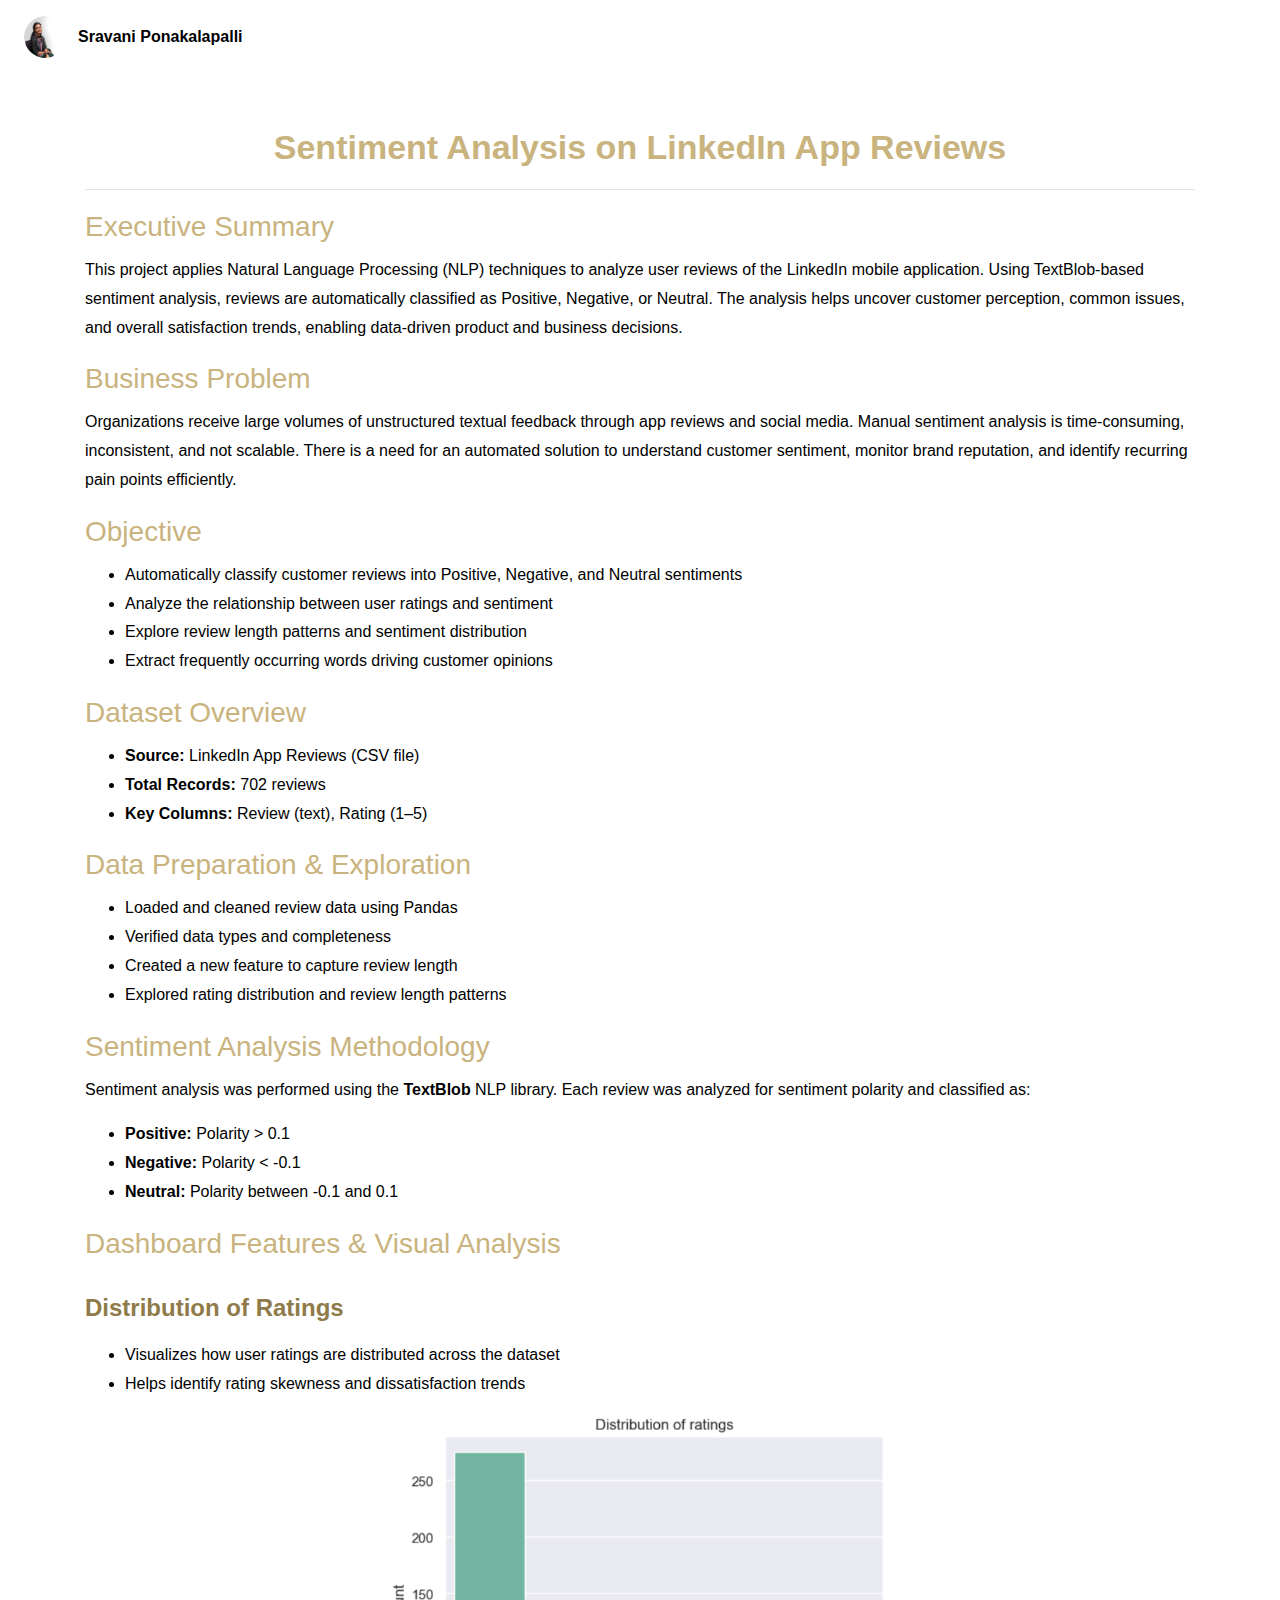
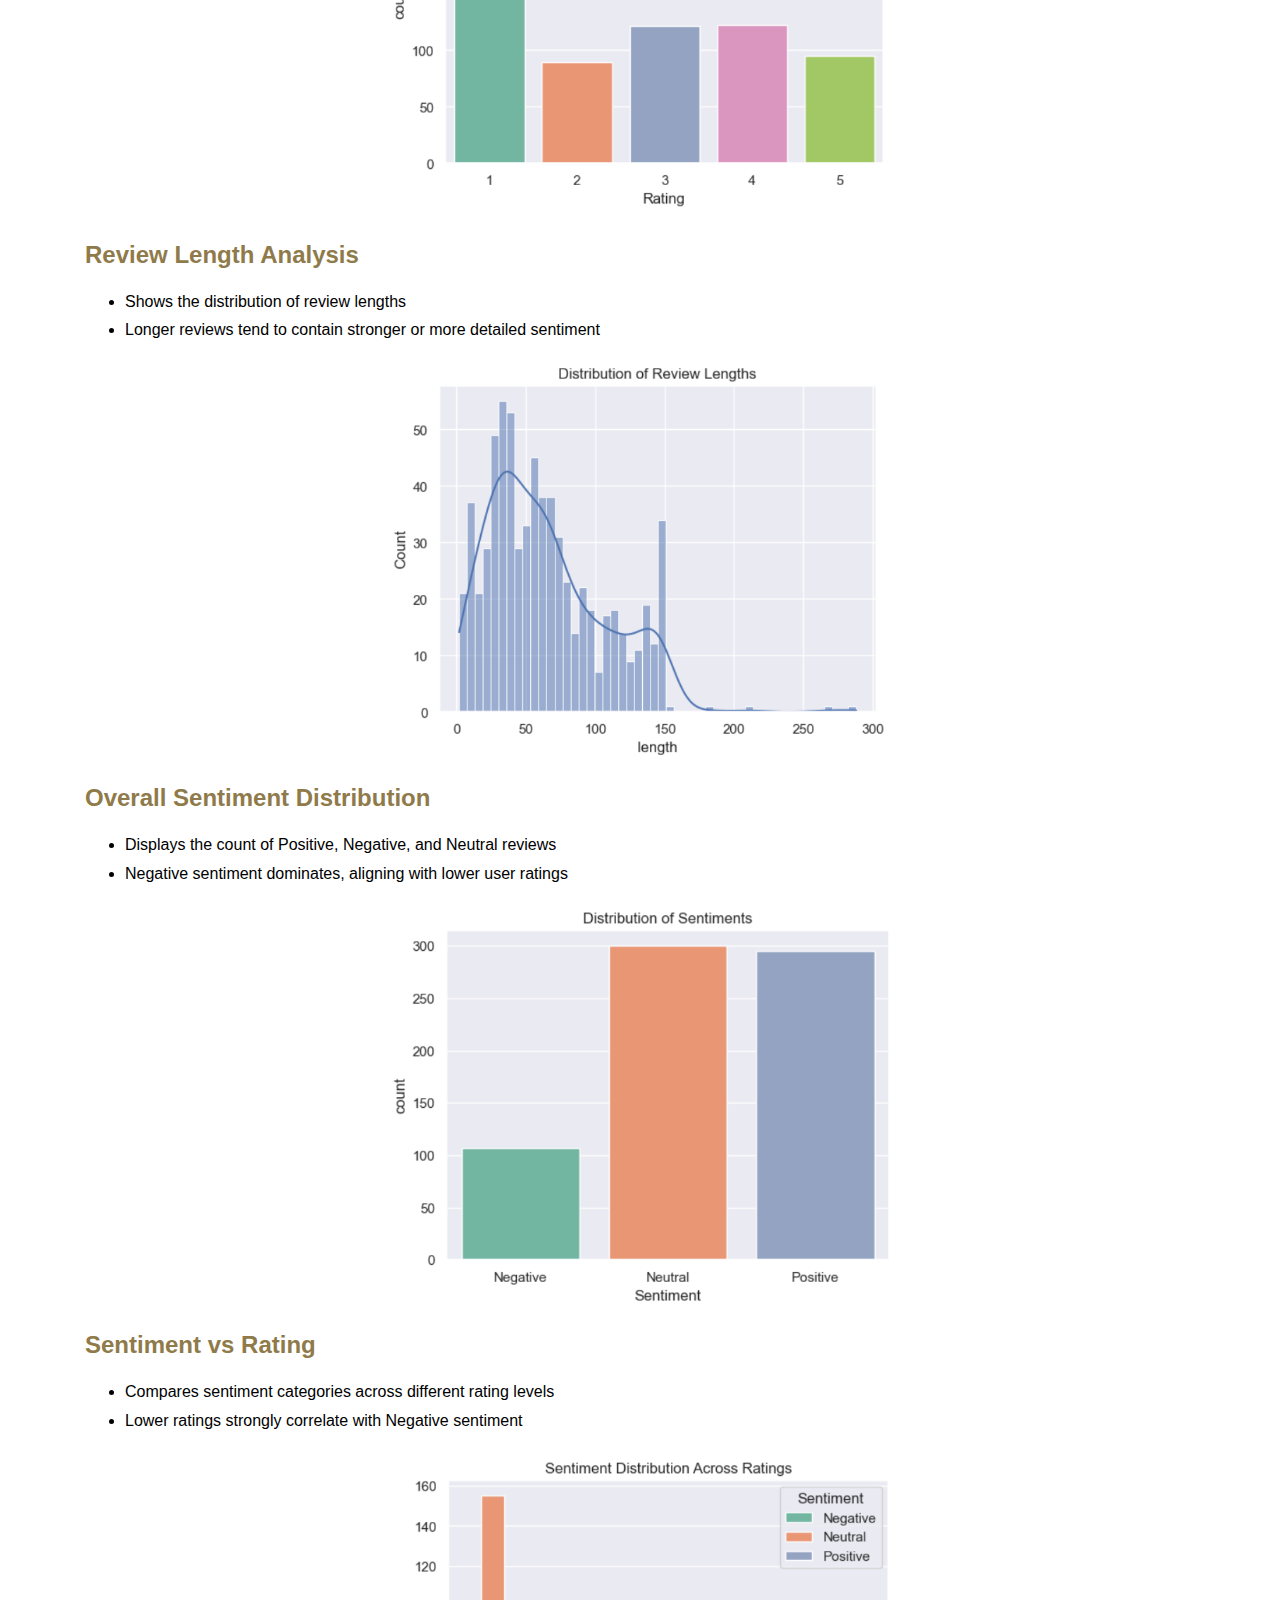
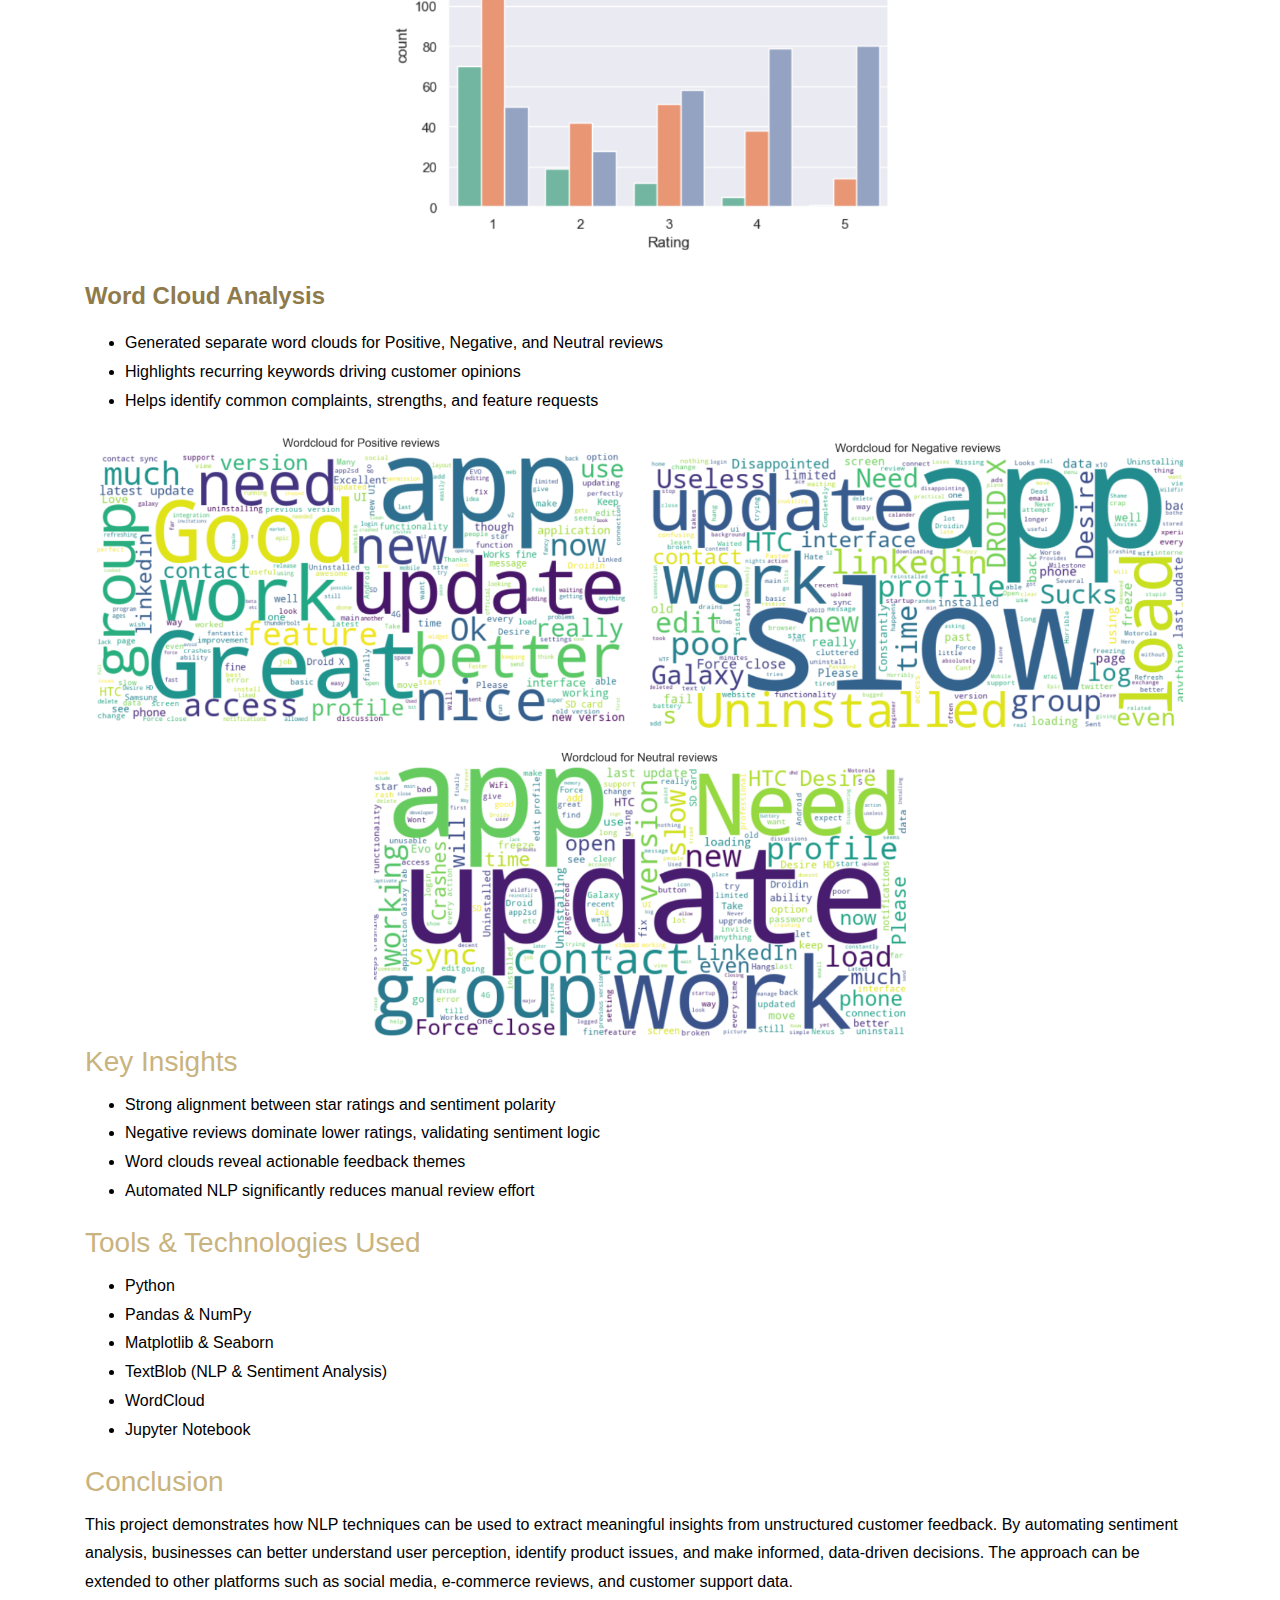
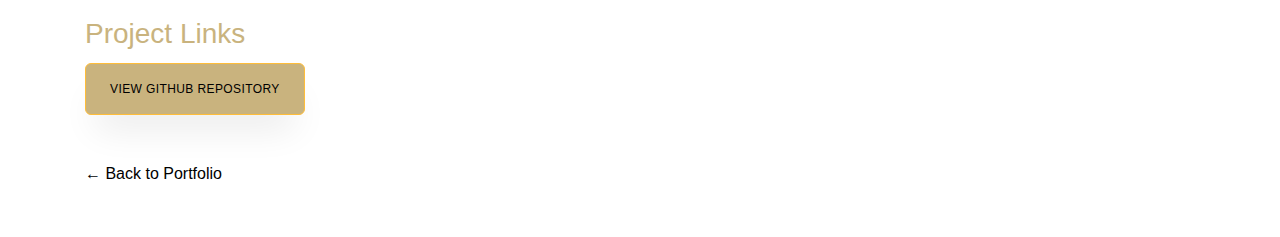
<file: Projects/Sentimental-Analysis.html>
<!DOCTYPE html>
<html lang="en">
<head>
  <title>Sentiment Analysis on LinkedIn App Reviews | Sravani Ponakalapalli</title>
  <meta charset="utf-8">
  <meta name="viewport" content="width=device-width, initial-scale=1">

  <link rel="stylesheet" href="../css/style.css">
</head>

<body>

<div class="brand-top">
  <img src="../images/Profile.png" alt="Sravani" class="brand-photo">
  <div class="brand-text">
    <span class="brand-name">Sravani Ponakalapalli</span>
    <!-- <span class="brand-sub">by Sravani Ponakalapalli</span> -->
  </div>
</div>


<section class="container mt-5 mb-5">

  <h1 class="project-title">Sentiment Analysis on LinkedIn App Reviews</h1>

  <hr>

  <h3>Executive Summary</h3>
  <p>
    This project applies Natural Language Processing (NLP) techniques to analyze user reviews of the LinkedIn mobile application.
    Using TextBlob-based sentiment analysis, reviews are automatically classified as Positive, Negative, or Neutral.
    The analysis helps uncover customer perception, common issues, and overall satisfaction trends, enabling data-driven product
    and business decisions.
  </p>

  <h3>Business Problem</h3>
  <p>
    Organizations receive large volumes of unstructured textual feedback through app reviews and social media.
    Manual sentiment analysis is time-consuming, inconsistent, and not scalable.
    There is a need for an automated solution to understand customer sentiment, monitor brand reputation,
    and identify recurring pain points efficiently.
  </p>

  <h3>Objective</h3>
  <ul>
    <li>Automatically classify customer reviews into Positive, Negative, and Neutral sentiments</li>
    <li>Analyze the relationship between user ratings and sentiment</li>
    <li>Explore review length patterns and sentiment distribution</li>
    <li>Extract frequently occurring words driving customer opinions</li>
  </ul>

  <h3>Dataset Overview</h3>
  <ul>
    <li><strong>Source:</strong> LinkedIn App Reviews (CSV file)</li>
    <li><strong>Total Records:</strong> 702 reviews</li>
    <li><strong>Key Columns:</strong> Review (text), Rating (1–5)</li>
  </ul>

  <h3>Data Preparation & Exploration</h3>
  <ul>
    <li>Loaded and cleaned review data using Pandas</li>
    <li>Verified data types and completeness</li>
    <li>Created a new feature to capture review length</li>
    <li>Explored rating distribution and review length patterns</li>
  </ul>

  <h3>Sentiment Analysis Methodology</h3>
  <p>
    Sentiment analysis was performed using the <strong>TextBlob</strong> NLP library.
    Each review was analyzed for sentiment polarity and classified as:
  </p>
  <ul>
    <li><strong>Positive:</strong> Polarity &gt; 0.1</li>
    <li><strong>Negative:</strong> Polarity &lt; -0.1</li>
    <li><strong>Neutral:</strong> Polarity between -0.1 and 0.1</li>
  </ul>

  <h3>Dashboard Features & Visual Analysis</h3>

  <h4>Distribution of Ratings</h4>
  <ul>
    <li>Visualizes how user ratings are distributed across the dataset</li>
    <li>Helps identify rating skewness and dissatisfaction trends</li>
  </ul>
    <img src="../images/sentiment1.png" class="dashboard-small">
 
  <h4>Review Length Analysis</h4>
  <ul>
    <li>Shows the distribution of review lengths</li>
    <li>Longer reviews tend to contain stronger or more detailed sentiment</li>
  </ul>
     <img src="../images/sentiment2.png" class="dashboard-small">
  
  <h4>Overall Sentiment Distribution</h4>
  <ul>
    <li>Displays the count of Positive, Negative, and Neutral reviews</li>
    <li>Negative sentiment dominates, aligning with lower user ratings</li>
  </ul>
<img src="../images/sentiment3.png" class="dashboard-small">

  <h4>Sentiment vs Rating</h4>
  <ul>
    <li>Compares sentiment categories across different rating levels</li>
    <li>Lower ratings strongly correlate with Negative sentiment</li>
  </ul>
  <img src="../images/sentiment4.png" class="dashboard-small">
  
  <h4>Word Cloud Analysis</h4>
  <ul>
    <li>Generated separate word clouds for Positive, Negative, and Neutral reviews</li>
    <li>Highlights recurring keywords driving customer opinions</li>
    <li>Helps identify common complaints, strengths, and feature requests</li>
  </ul>
<div class="dashboard-row">
  <img src="../images/sentiment5.png"
       alt="Dashboard 1"
       class="dashboard-half">

  <img src="../images/sentiment6.png"
       alt="Dashboard 2"
       class="dashboard-half">

  <img src="../images/sentiment7.png"
       alt="Dashboard 2"
       class="dashboard-half">
</div>
  <h3>Key Insights</h3>
  <ul>
    <li>Strong alignment between star ratings and sentiment polarity</li>
    <li>Negative reviews dominate lower ratings, validating sentiment logic</li>
    <li>Word clouds reveal actionable feedback themes</li>
    <li>Automated NLP significantly reduces manual review effort</li>
  </ul>

  <h3>Tools & Technologies Used</h3>
  <ul>
    <li>Python</li>
    <li>Pandas & NumPy</li>
    <li>Matplotlib & Seaborn</li>
    <li>TextBlob (NLP & Sentiment Analysis)</li>
    <li>WordCloud</li>
    <li>Jupyter Notebook</li>
  </ul>

  <h3>Conclusion</h3>
  <p>
    This project demonstrates how NLP techniques can be used to extract meaningful insights from unstructured customer feedback.
    By automating sentiment analysis, businesses can better understand user perception, identify product issues,
    and make informed, data-driven decisions. The approach can be extended to other platforms such as social media,
    e-commerce reviews, and customer support data.
  </p>

  <h3>Project Links</h3>
  <p>
    <a href="https://github.com/sravaniponakalapalli/sentiment-analysis"
       class="btn btn-primary py-3 px-4"
       target="_blank">
      View GitHub Repository
    </a>
  </p>

  <br>
  <a href="../index.html">← Back to Portfolio</a>

</section>

</body>
</html>
</file>
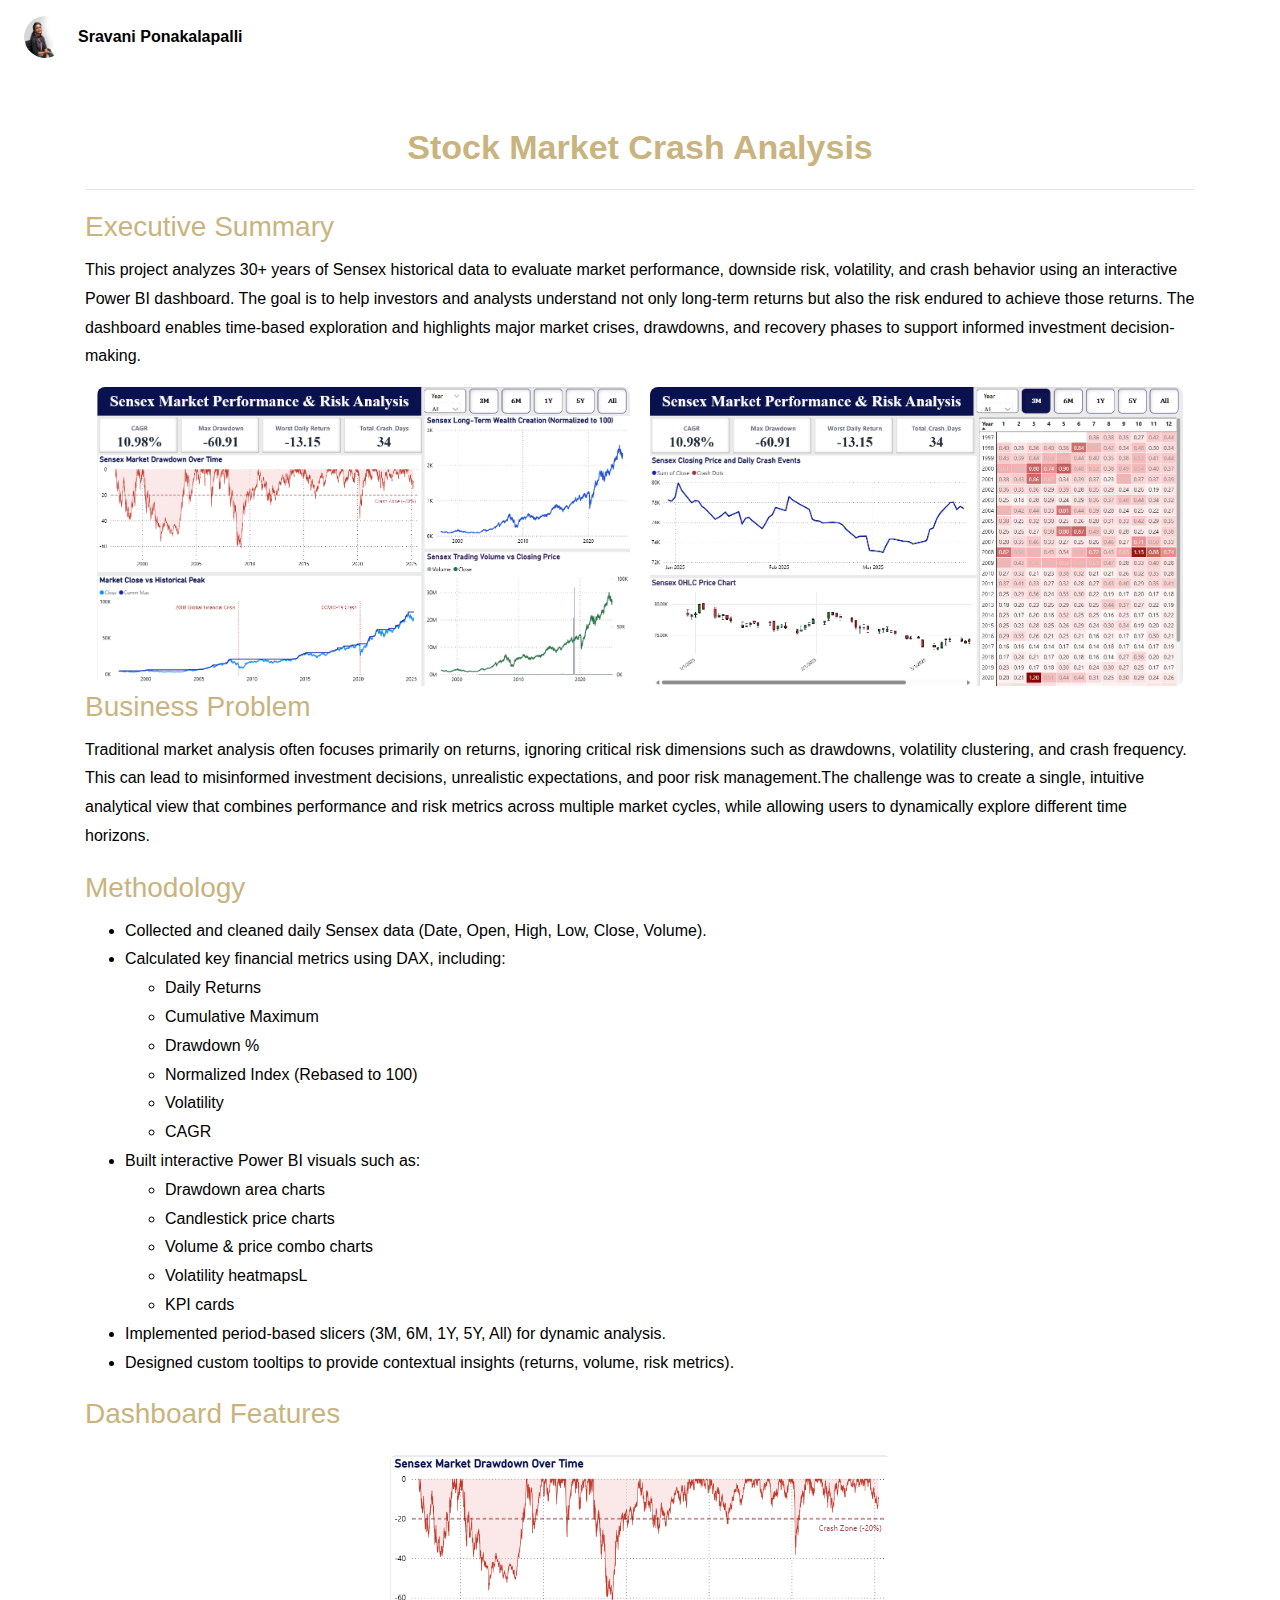
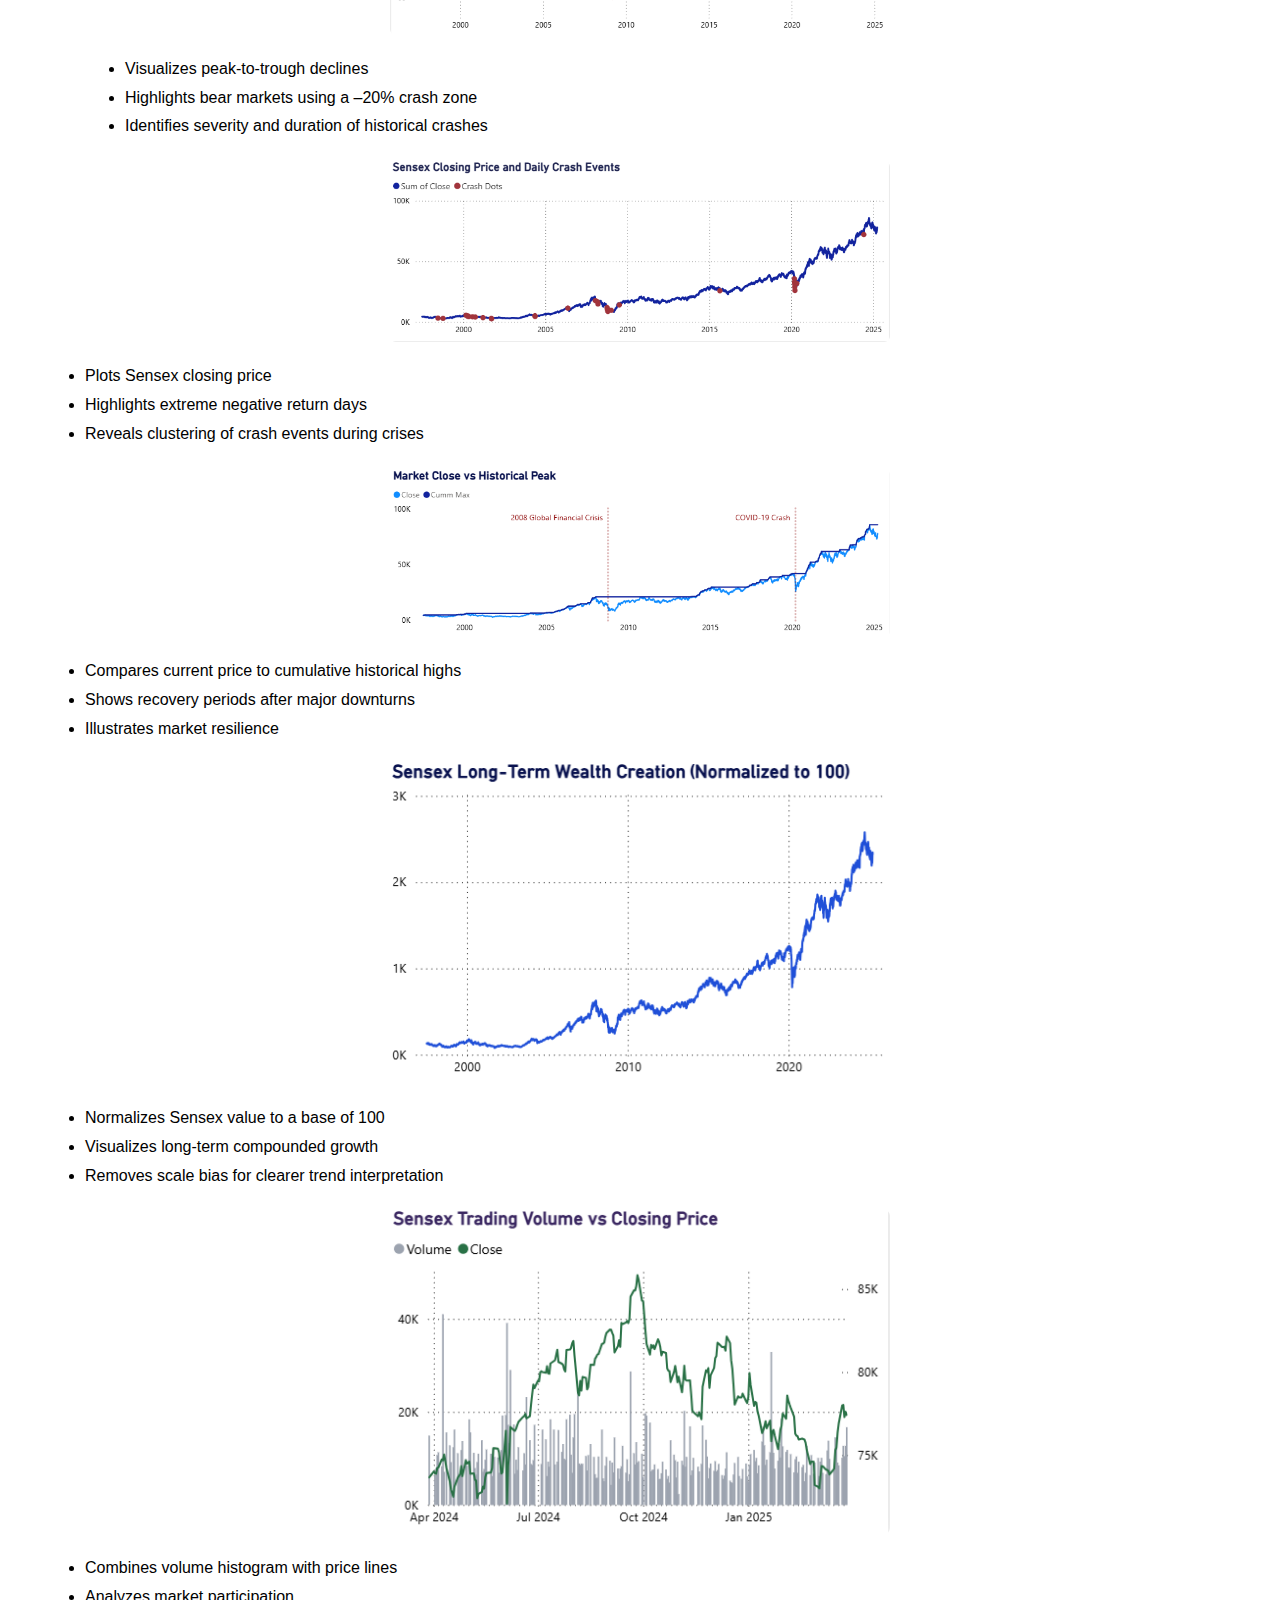
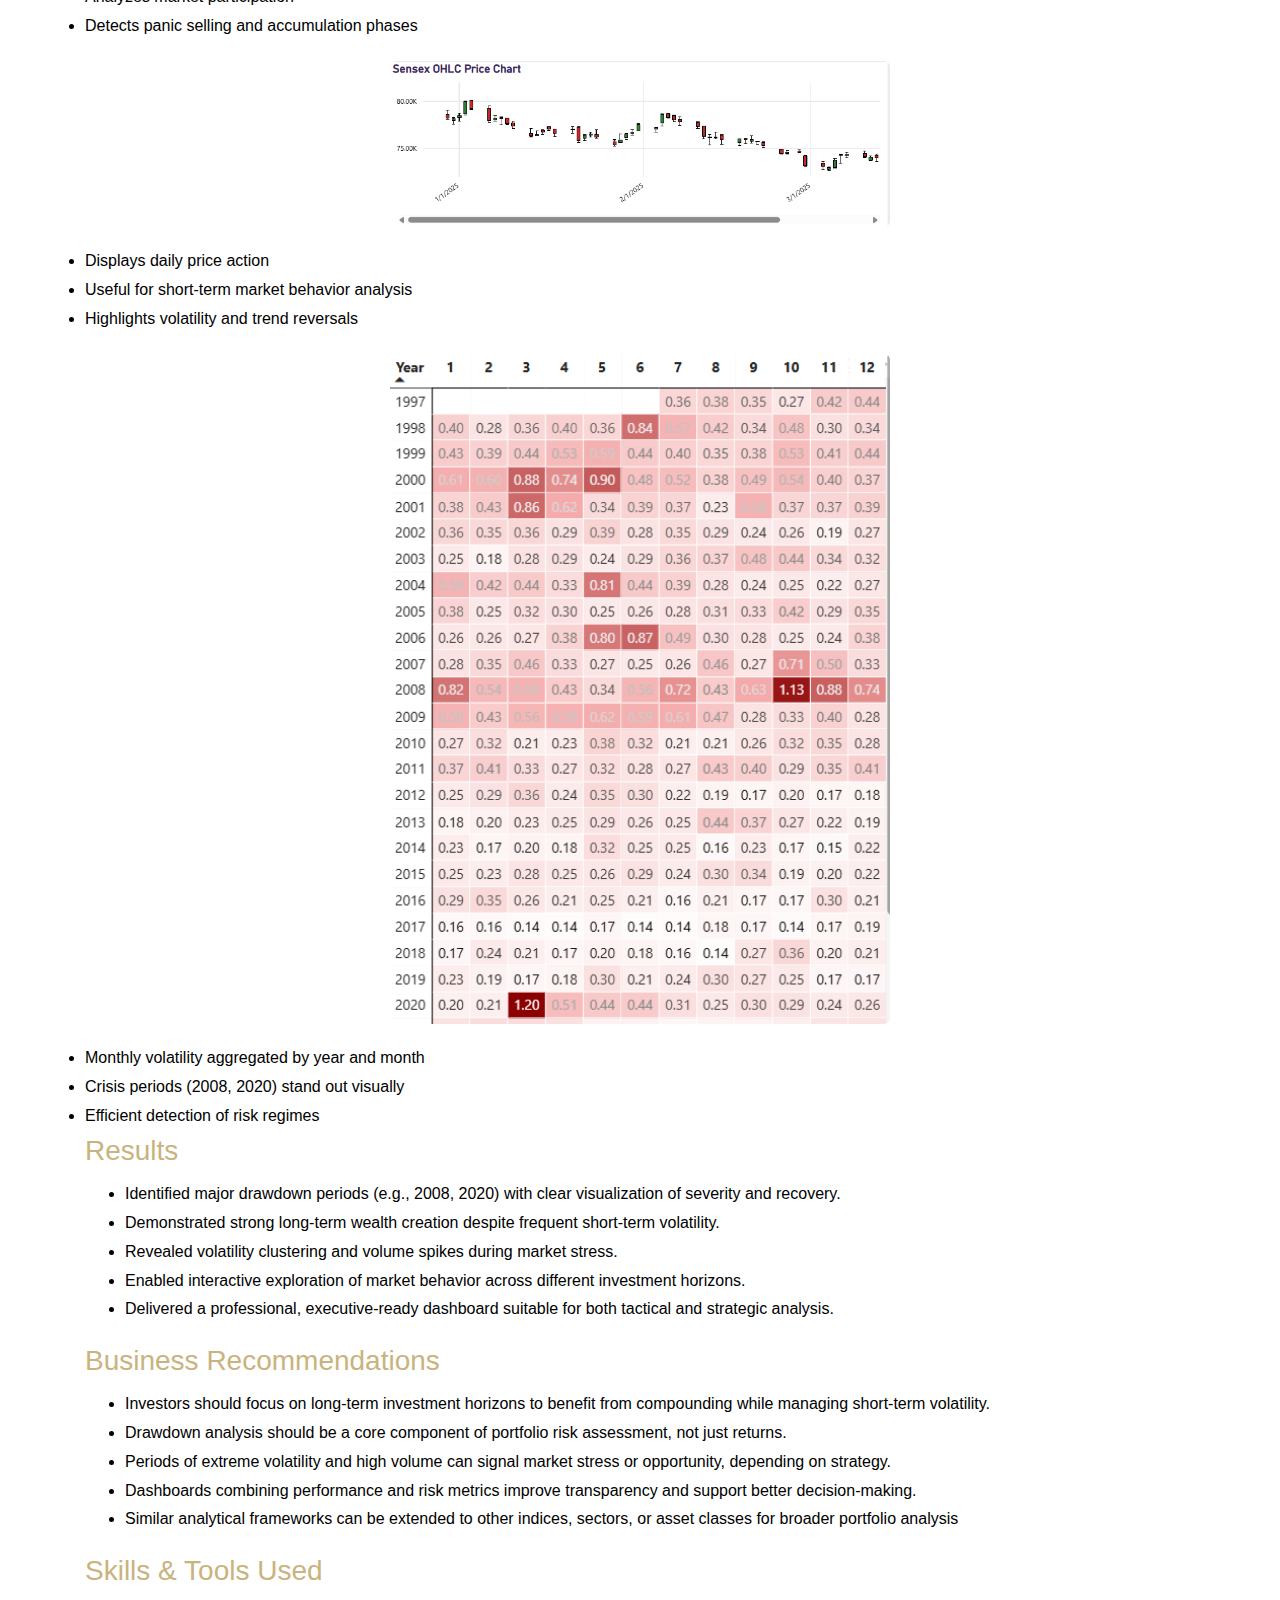
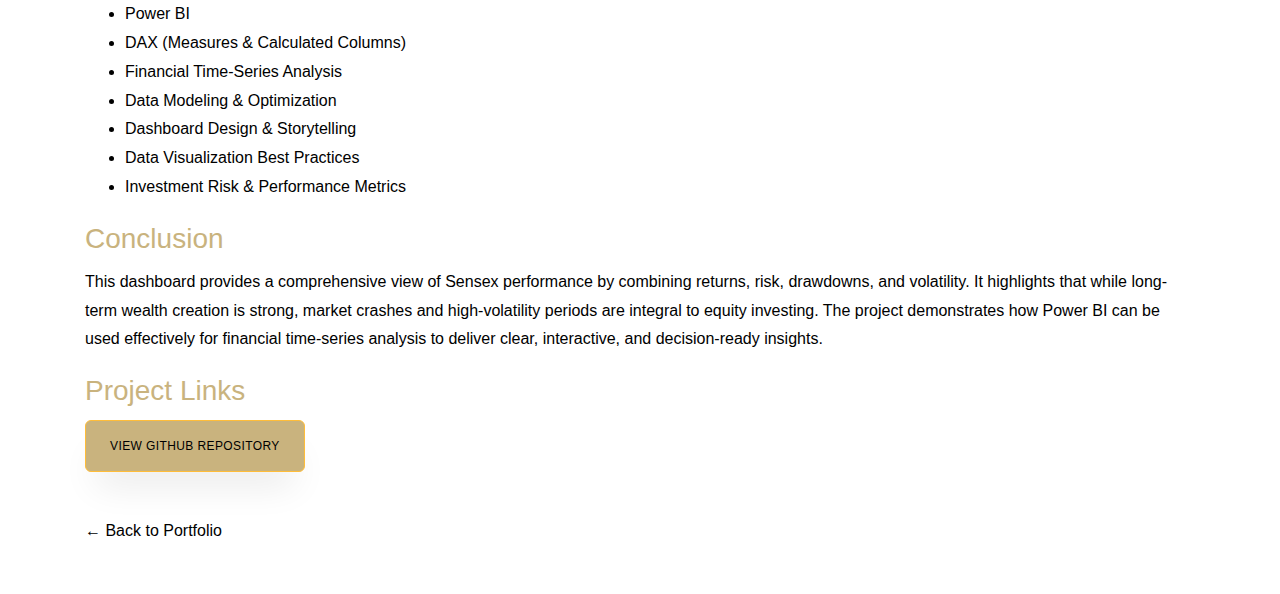
<file: Projects/Stock.html>
<!DOCTYPE html>
<html lang="en">
<head>
  <title>Stock Market Crash Analysis | Sravani Ponakalapalli</title>
  <meta charset="utf-8">
  <meta name="viewport" content="width=device-width, initial-scale=1">

  <link rel="stylesheet" href="../css/style.css">
</head>

<body>

<div class="brand-top">
  <img src="../images/Profile.png" alt="Sravani" class="brand-photo">
  <div class="brand-text">
    <span class="brand-name">Sravani Ponakalapalli</span>
    <!-- <span class="brand-sub">by Sravani Ponakalapalli</span> -->
  </div>
</div>

<section class="container mt-5 mb-5">

 <h1 class="project-title">Stock Market Crash Analysis</h1>
<!-- <p class="project-subtitle">
  Risk, Drawdowns & Long-Term Market Behavior Insights
</p> -->

<!-- <h1>Stock Market Crash Analysis</h1> -->
  <!-- <p><strong>Role:</strong> Data Analyst</p> -->
  <!-- <p><strong>Tools:</strong> Power BI, Excel</p> -->

  <hr>

  <h3>Executive Summary</h3>
  <p>
    This project analyzes 30+ years of Sensex historical data to evaluate market performance, downside risk, volatility, 
    and crash behavior using an interactive Power BI dashboard. The goal is to help investors and analysts understand not only 
    long-term returns but also the risk endured to achieve those returns. The dashboard enables time-based exploration and highlights 
    major market crises, drawdowns, and recovery phases to support informed investment decision-making.
  </p>
  <!-- For two Dashboards -->
 <div class="dashboard-row">
  <img src="../images/StockD1.png"
       alt="Dashboard 1"
       class="dashboard-half">

  <img src="../images/StockD2.png"
       alt="Dashboard 2"
       class="dashboard-half">
</div>


<!-- For Single dashboard -->
<!-- <img src="../images/stock-d1.png"
     alt="Sensex Dashboard"
     class="dashboard-single">-->


  <h3>Business Problem</h3>
  <p>
   Traditional market analysis often focuses primarily on returns, ignoring critical risk dimensions such as drawdowns, volatility clustering, and crash frequency.
   This can lead to misinformed investment decisions, unrealistic expectations, and poor risk management.The challenge was to create a single, intuitive analytical 
   view that combines performance and risk metrics across multiple market cycles, while allowing users to dynamically explore different time horizons.
  </p>

  <h3>Methodology</h3>
  <ul>
    <li>Collected and cleaned daily Sensex data (Date, Open, High, Low, Close, Volume).</li>
    <li>Calculated key financial metrics using DAX, including:
    <ul>
    <li>Daily Returns</li>
    <li>Cumulative Maximum</li>
    <li>Drawdown %</li>
    <li>Normalized Index (Rebased to 100)</li>
    <li>Volatility</li>
    <li>CAGR</li>
    </ul>
    </li>
    <li>Built interactive Power BI visuals such as:
     <ul>
    <li>Drawdown area charts</li>
    <li>Candlestick price charts</li>
    <li>Volume & price combo charts</li>
    <li>Volatility heatmapsL</li>
    <li>KPI cards</li>
    </ul> 
    </li>
  <li>Implemented period-based slicers (3M, 6M, 1Y, 5Y, All) for dynamic analysis.</li>
  <li>Designed custom tooltips to provide contextual insights (returns, volume, risk metrics).</li>
  </ul>

<h3>Dashboard Features</h3>

<img src="../images/SA1.png" class="dashboard-small">

<ul>
  <li>Visualizes peak-to-trough declines</li>
  <li>Highlights bear markets using a –20% crash zone</li>
  <li>Identifies severity and duration of historical crashes</li>
</ul>


<img src="../images/SA5.png"
     alt="Sensex Dashboard"
     class="dashboard-small">
<li>Plots Sensex closing price</li>
<li>Highlights extreme negative return days</li>
<li>Reveals clustering of crash events during crises</li>

<img src="../images/SA2.png"
     alt="Sensex Dashboard"
     class="dashboard-small">
<li>Compares current price to cumulative historical highs</li>
<li>Shows recovery periods after major downturns</li>
<li>Illustrates market resilience</li>

<img src="../images/SA3.png"
     alt="Sensex Dashboard"
     class="dashboard-small">
<li>Normalizes Sensex value to a base of 100</li>
<li>Visualizes long-term compounded growth</li>
<li>Removes scale bias for clearer trend interpretation</li>

<img src="../images/SA4.png"
     alt="Sensex Dashboard"
     class="dashboard-small">
<li>Combines volume histogram with price lines</li>
<li>Analyzes market participation</li>
<li>Detects panic selling and accumulation phases</li>

<img src="../images/SA6.png"
     alt="Sensex Dashboard"
     class="dashboard-small">
<li>Displays daily price action</li>
<li>Useful for short-term market behavior analysis</li>
<li>Highlights volatility and trend reversals</li>

<img src="../images/SA7.png"
     alt="Sensex Dashboard"
     class="dashboard-small">
<li>Monthly volatility aggregated by year and month</li>
<li>Crisis periods (2008, 2020) stand out visually</li>
<li>Efficient detection of risk regimes</li>

<h3>Results</h3>
  <ul>
    <li>Identified major drawdown periods (e.g., 2008, 2020) with clear visualization of severity and recovery.</li>
    <li>Demonstrated strong long-term wealth creation despite frequent short-term volatility.</li>
    <li>Revealed volatility clustering and volume spikes during market stress.</li>
    <li>Enabled interactive exploration of market behavior across different investment horizons.</li>
    <li>Delivered a professional, executive-ready dashboard suitable for both tactical and strategic analysis.</li>
  </ul>

<h3>Business Recommendations</h3>
  <ul>
    <li>Investors should focus on long-term investment horizons to benefit from compounding while managing short-term volatility.</li>
    <li>Drawdown analysis should be a core component of portfolio risk assessment, not just returns.</li>
    <li>Periods of extreme volatility and high volume can signal market stress or opportunity, depending on strategy.</li>
    <li>Dashboards combining performance and risk metrics improve transparency and support better decision-making.</li>
    <li>Similar analytical frameworks can be extended to other indices, sectors, or asset classes for broader portfolio analysis</li>
  </ul>

  <h3>Skills & Tools Used</h3>
  <ul>
    <li>Power BI</li>
    <li>DAX (Measures & Calculated Columns)</li>
    <li>Financial Time-Series Analysis</li>
    <li>Data Modeling & Optimization</li>
    <li>Dashboard Design & Storytelling</li>
    <li>Data Visualization Best Practices</li>
    <li>Investment Risk & Performance Metrics</li>
  </ul>

  <h3>Conclusion</h3>
  <p>This dashboard provides a comprehensive view of Sensex performance by combining returns, risk, drawdowns, and volatility. 
    It highlights that while long-term wealth creation is strong, market crashes and high-volatility periods are integral to equity investing. 
    The project demonstrates how Power BI can be used effectively for financial time-series analysis to deliver clear, interactive, and decision-ready insights.
  </p>

  <!-- <h3>Dashboard Preview</h3>
  <img src="../images/bank-loan-dashboard.png" alt="Bank Loan Dashboard" width="100%"> -->

  <h3>Project Links</h3>
  <p>
    <a href="https://github.com/sravaniponakalapalli/Sensex-Stock-Market-Analysis?tab=readme-ov-file" class="btn btn-primary py-3 px-4" target="_blank">
      View GitHub Repository
    </a>
  </p>

  <br>
  <a href="../index.html">← Back to Portfolio</a>

</section>

</body>
</html>
</file>
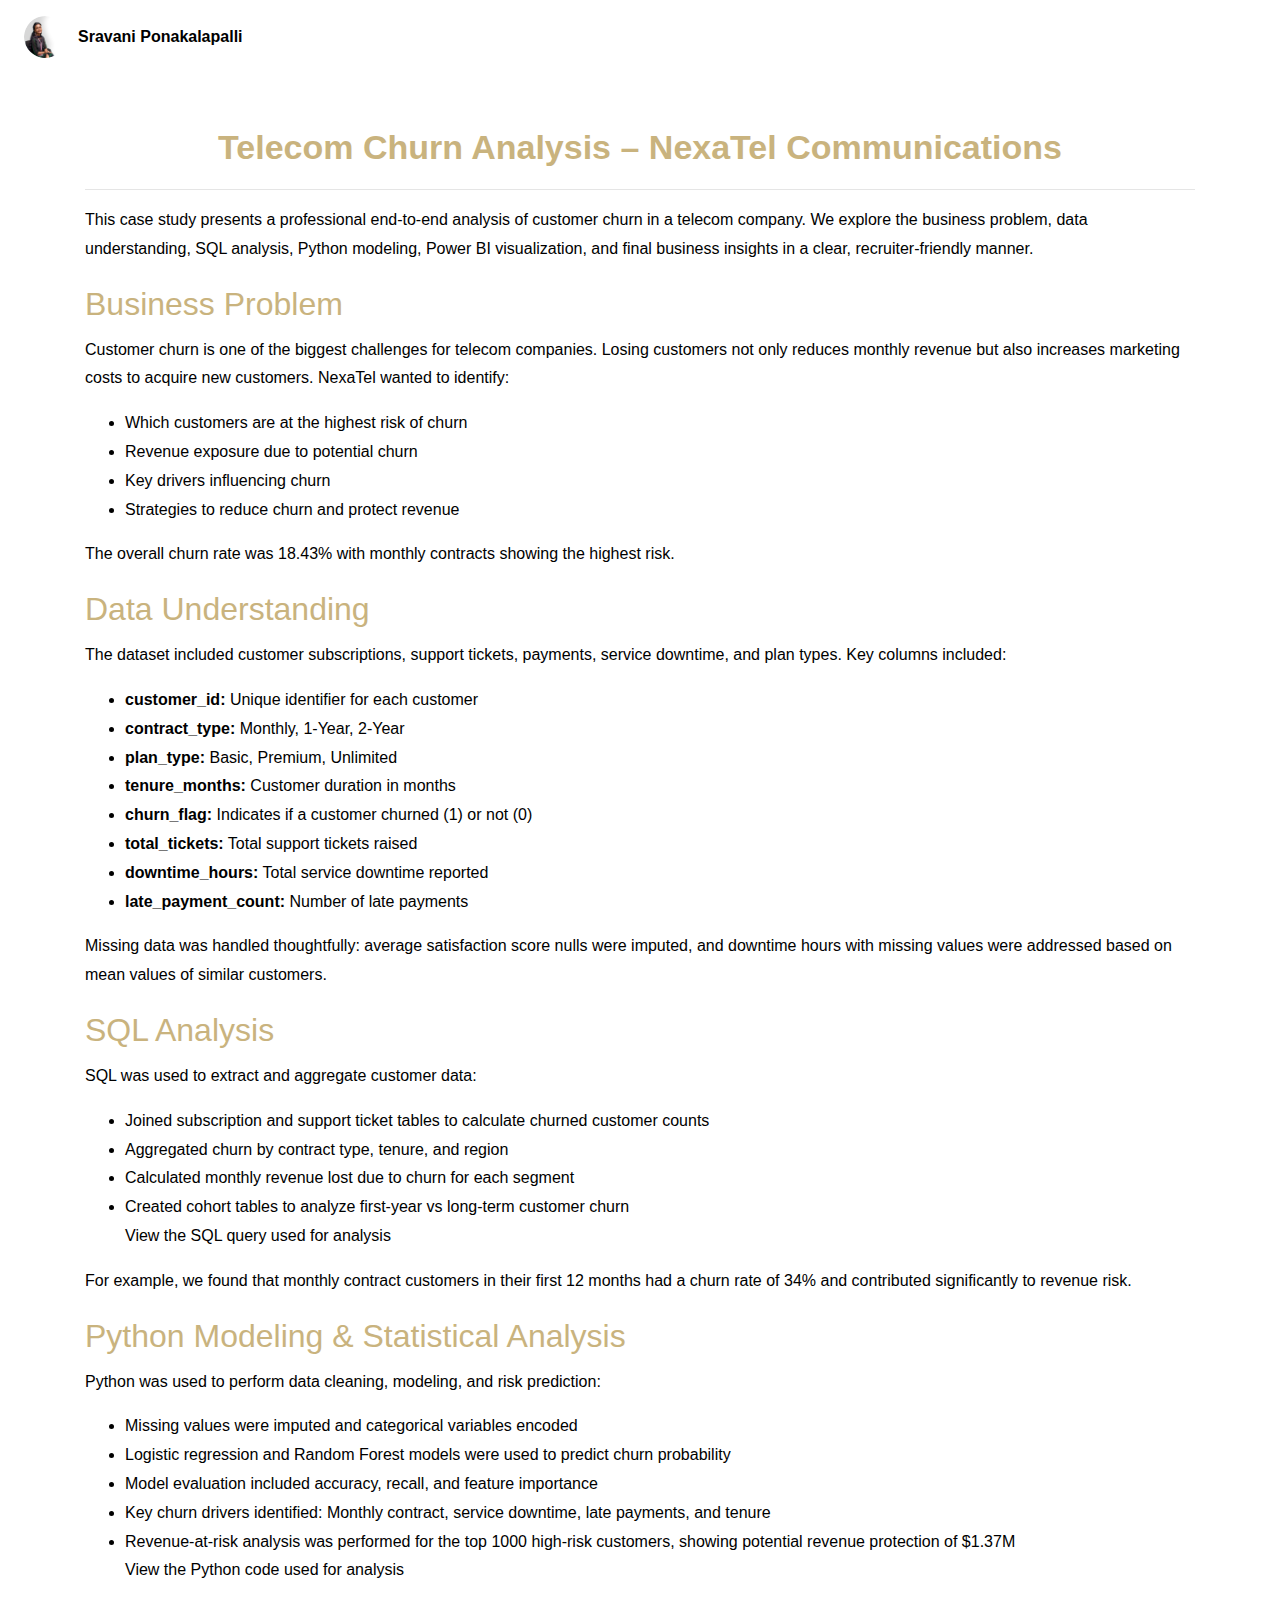
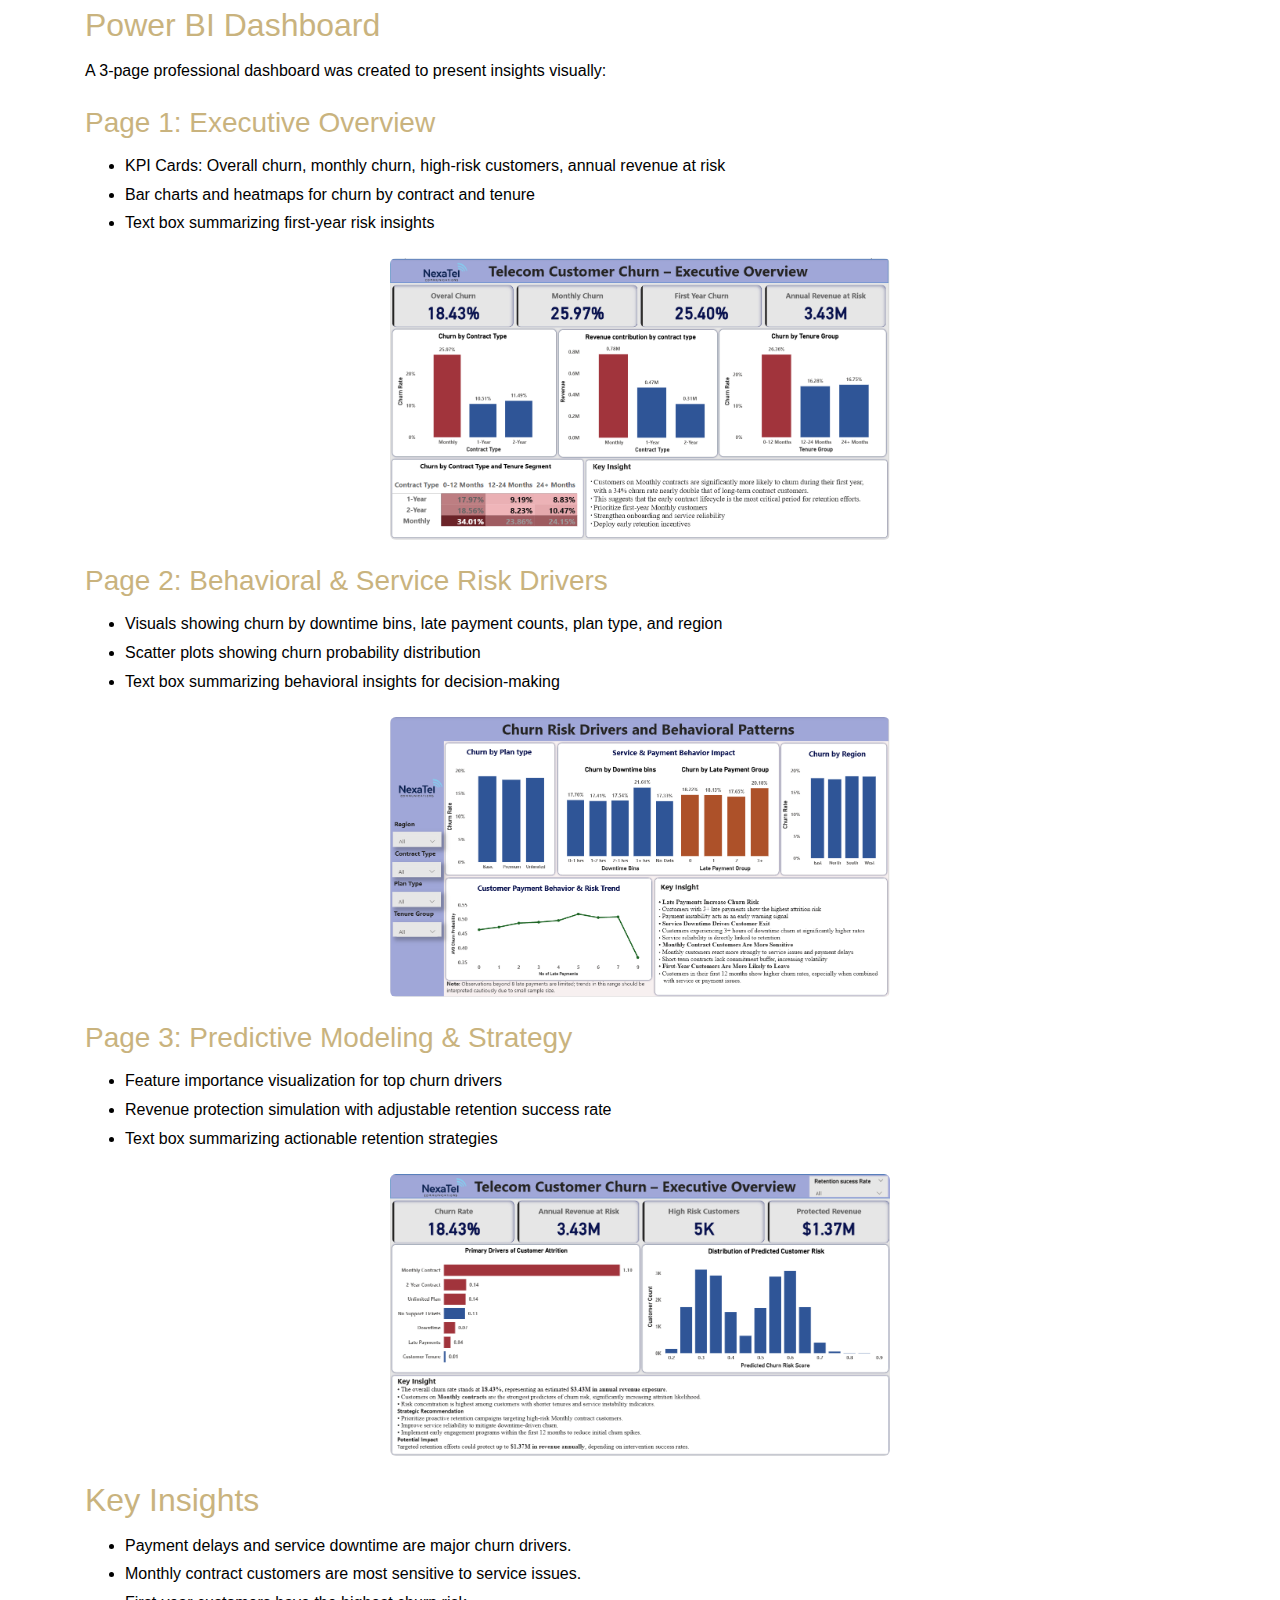
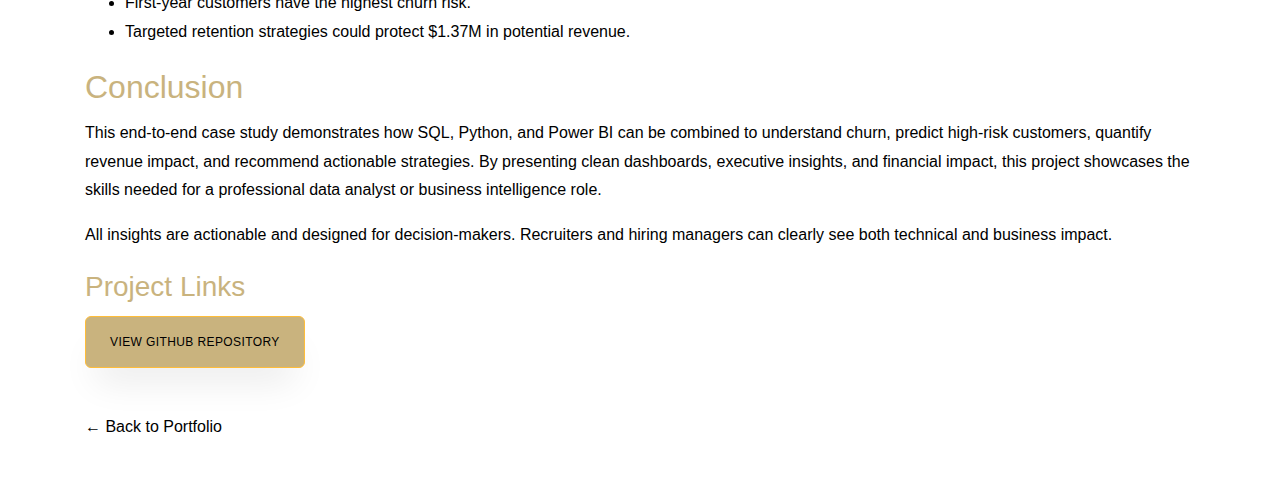
<file: Projects/Telecom.html>
<!DOCTYPE html>
<html lang="en">
<head>
  <title>Telecom customer churn Analysis | Sravani Ponakalapalli</title>
  <meta charset="utf-8">
  <meta name="viewport" content="width=device-width, initial-scale=1">

  <link rel="stylesheet" href="../css/style.css">
</head>

<body>

<div class="brand-top">
  <img src="../images/Profile.png" alt="Sravani" class="brand-photo">
  <div class="brand-text">
    <span class="brand-name">Sravani Ponakalapalli</span>
    <!-- <span class="brand-sub">by Sravani Ponakalapalli</span> -->
  </div>
</div>

<section class="container mt-5 mb-5">

<h1 class="project-title">Telecom Churn Analysis – NexaTel Communications</h1>
<hr>
<p>This case study presents a professional end-to-end analysis of customer churn in a telecom company. We explore the business problem, data understanding, SQL analysis, Python modeling, Power BI visualization, and final business insights in a clear, recruiter-friendly manner.</p>

<!-- Business Problem -->
<div class="section">
<h2>Business Problem</h2>
<p>Customer churn is one of the biggest challenges for telecom companies. Losing customers not only reduces monthly revenue but also increases marketing costs to acquire new customers. NexaTel wanted to identify:</p>
<ul>
    <li>Which customers are at the highest risk of churn</li>
    <li>Revenue exposure due to potential churn</li>
    <li>Key drivers influencing churn</li>
    <li>Strategies to reduce churn and protect revenue</li>
</ul>
<p>The overall churn rate was <span class="highlight">18.43%</span> with monthly contracts showing the highest risk.</p>
</div>

<!-- Data Understanding -->
<div class="section">
<h2>Data Understanding</h2>
<p>The dataset included customer subscriptions, support tickets, payments, service downtime, and plan types. Key columns included:</p>
<ul>
    <li><strong>customer_id:</strong> Unique identifier for each customer</li>
    <li><strong>contract_type:</strong> Monthly, 1-Year, 2-Year</li>
    <li><strong>plan_type:</strong> Basic, Premium, Unlimited</li>
    <li><strong>tenure_months:</strong> Customer duration in months</li>
    <li><strong>churn_flag:</strong> Indicates if a customer churned (1) or not (0)</li>
    <li><strong>total_tickets:</strong> Total support tickets raised</li>
    <li><strong>downtime_hours:</strong> Total service downtime reported</li>
    <li><strong>late_payment_count:</strong> Number of late payments</li>
</ul>
<p>Missing data was handled thoughtfully: average satisfaction score nulls were imputed, and downtime hours with missing values were addressed based on mean values of similar customers.</p>
</div>

<!-- SQL Analysis -->
<div class="section">
<h2>SQL Analysis</h2>
<p>SQL was used to extract and aggregate customer data:</p>
<ul>
    <li>Joined subscription and support ticket tables to calculate churned customer counts</li>
    <li>Aggregated churn by contract type, tenure, and region</li>
    <li>Calculated monthly revenue lost due to churn for each segment</li>
    <li>Created cohort tables to analyze first-year vs long-term customer churn</li>
   
  <a href="https://github.com/sravaniponakalapalli/Telecom-Churn-Analysis/blob/main/Telecom%20Churn%20Analysis.sql" 
     target="_blank" 
     class="sql-link">
     View the SQL query used for analysis
  </a>

</ul>
<p>For example, we found that monthly contract customers in their first 12 months had a churn rate of <span class="highlight">34%</span> and contributed significantly to revenue risk.</p>
</div>

<!-- Python & Statistics -->
<div class="section">
<h2>Python Modeling & Statistical Analysis</h2>
<p>Python was used to perform data cleaning, modeling, and risk prediction:</p>
<ul>
    <li>Missing values were imputed and categorical variables encoded</li>
    <li>Logistic regression and Random Forest models were used to predict churn probability</li>
    <li>Model evaluation included accuracy, recall, and feature importance</li>
    <li>Key churn drivers identified: Monthly contract, service downtime, late payments, and tenure</li>
    <li>Revenue-at-risk analysis was performed for the top 1000 high-risk customers, showing potential revenue protection of $1.37M</li>

 <a href="https://github.com/sravaniponakalapalli/Telecom-Churn-Analysis/blob/main/Telecom%20Model.ipynb" 
     target="_blank" 
     class="sql-link">
     View the Python code used for analysis
  </a>

</ul>
</div>

<!-- Power BI Dashboard -->
<div class="section">
<h2>Power BI Dashboard</h2>
<p>A 3-page professional dashboard was created to present insights visually:</p>

<h3>Page 1: Executive Overview</h3>
<ul>
    <li>KPI Cards: Overall churn, monthly churn, high-risk customers, annual revenue at risk</li>
    <li>Bar charts and heatmaps for churn by contract and tenure</li>
    <li>Text box summarizing first-year risk insights</li>
</ul>

<img src="../images/Telecom1.png" alt="Summary Dashboard" class="dashboard-small">

<h3>Page 2: Behavioral & Service Risk Drivers</h3>
<ul>
    <li>Visuals showing churn by downtime bins, late payment counts, plan type, and region</li>
    <li>Scatter plots showing churn probability distribution</li>
    <li>Text box summarizing behavioral insights for decision-making</li>
</ul>

<img src="../images/Telecom2.png" alt="Summary Dashboard" class="dashboard-small">

<h3>Page 3: Predictive Modeling & Strategy</h3>
<ul>
    <li>Feature importance visualization for top churn drivers</li>
    <li>Revenue protection simulation with adjustable retention success rate</li>
    <li>Text box summarizing actionable retention strategies</li>
</ul>

<img src="../images/Telecom3.png" alt="Summary Dashboard" class="dashboard-small">

</div>

<!-- Key Insights -->
<div class="section">
<h2>Key Insights</h2>
<div class="kpi">
<ul>
    <li>Payment delays and service downtime are major churn drivers.</li>
    <li>Monthly contract customers are most sensitive to service issues.</li>
    <li>First-year customers have the highest churn risk.</li>
    <li>Targeted retention strategies could protect $1.37M in potential revenue.</li>
</ul>
</div>
</div>

<!-- Conclusion -->
<div class="section">
<h2>Conclusion</h2>
<p>This end-to-end case study demonstrates how SQL, Python, and Power BI can be combined to understand churn, predict high-risk customers, quantify revenue impact, and recommend actionable strategies. By presenting clean dashboards, executive insights, and financial impact, this project showcases the skills needed for a professional data analyst or business intelligence role.</p>
<p>All insights are actionable and designed for decision-makers. Recruiters and hiring managers can clearly see both technical and business impact.</p>
</div>

</div>

    


  <!-- <h3>Dashboard Preview</h3>
  <img src="../images/bank-loan-dashboard.png" alt="Bank Loan Dashboard" width="100%"> -->

  <h3>Project Links</h3>
  <p>
    <a href="https://github.com/sravaniponakalapalli/Telecom-Churn-Analysis" class="btn btn-primary py-3 px-4" target="_blank">
      View GitHub Repository
    </a>
  </p>

  <br>
  <a href="../index.html">← Back to Portfolio</a>

</section>

</body>
</html>
</file>
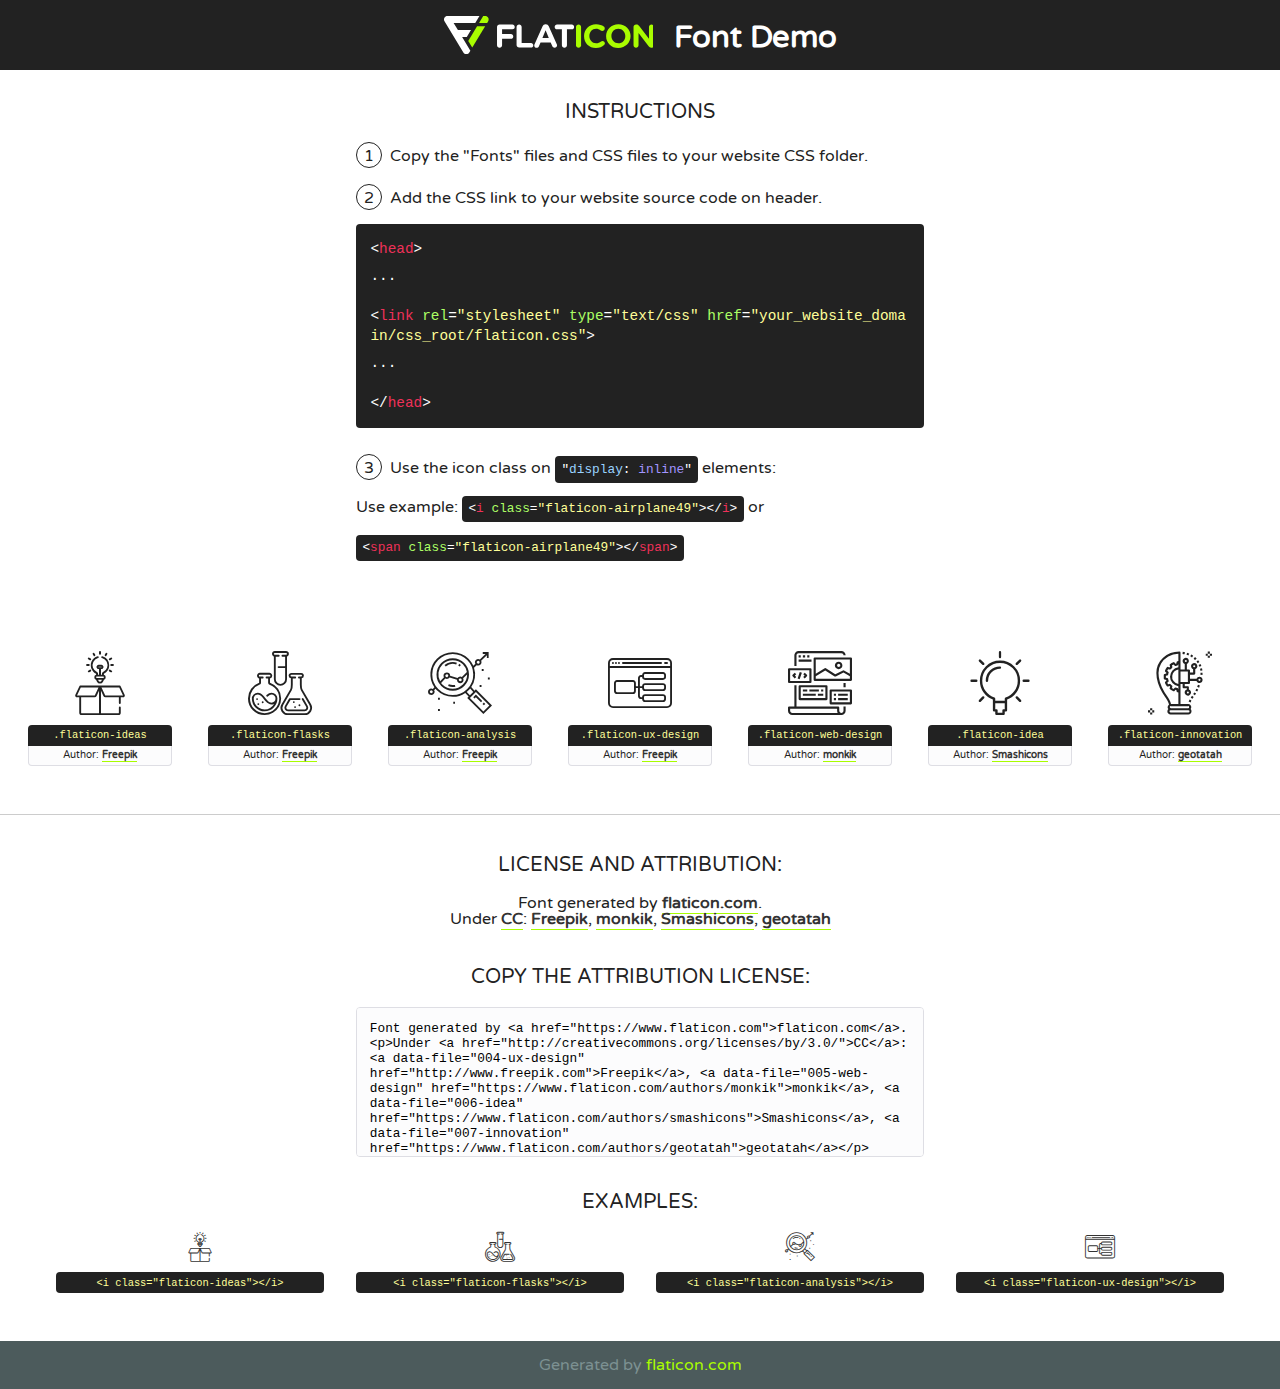
<file: fonts/flaticon/font/flaticon.html>
<!DOCTYPE html>
<!--
  Flaticon icon font: Flaticon
  Creation date: 20/03/2019 02:18
-->
<html>
<!DOCTYPE html>
<html>

<head>
    <title>Flaticon WebFont</title>
    <link href="http://fonts.googleapis.com/css?family=Varela+Round" rel="stylesheet" type="text/css" />
    <link rel="stylesheet" type="text/css" href="flaticon.css">
    <meta charset="UTF-8">
    <style>
    html, body, div, span, applet, object, iframe,
    h1, h2, h3, h4, h5, h6, p, blockquote, pre,
    a, abbr, acronym, address, big, cite, code,
    del, dfn, em, img, ins, kbd, q, s, samp,
    small, strike, strong, sub, sup, tt, var,
    b, u, i, center,
    dl, dt, dd, ol, ul, li,
    fieldset, form, label, legend,
    table, caption, tbody, tfoot, thead, tr, th, td,
    article, aside, canvas, details, embed, 
    figure, figcaption, footer, header, hgroup, 
    menu, nav, output, ruby, section, summary,
    time, mark, audio, video {
        margin: 0;
        padding: 0;
        border: 0;
        font-size: 100%;
        font: inherit;
        vertical-align: baseline;
    }
    /* HTML5 display-role reset for older browsers */
    article, aside, details, figcaption, figure, 
    footer, header, hgroup, menu, nav, section {
        display: block;
    }
    body {
        line-height: 1;
    }
    ol, ul {
        list-style: none;
    }
    blockquote, q {
        quotes: none;
    }
    blockquote:before, blockquote:after,
    q:before, q:after {
        content: '';
        content: none;
    }
    table {
        border-collapse: collapse;
        border-spacing: 0;
    }
    body {
        font-family: 'Varela Round', Helvetica, Arial, sans-serif;
        font-size: 16px;
        color: #222;
    }
    a {
        color: #333;
        border-bottom: 1px solid #a9fd00;
        font-weight: bold;
        text-decoration: none;
    }
    * {
        -moz-box-sizing: border-box;
        -webkit-box-sizing: border-box;
        box-sizing: border-box;
        margin: 0;
        padding: 0;
    }
    [class^="flaticon-"]:before, [class*=" flaticon-"]:before, [class^="flaticon-"]:after, [class*=" flaticon-"]:after {
        font-family: Flaticon;
        font-size: 30px;
        font-style: normal;
        margin-left: 20px;
        color: #333;
    }
    .wrapper {
        max-width: 600px;
        margin: auto;
        padding: 0 1em;
    }
    .title {
        font-size: 1.25em;
        text-align: center;
        margin-bottom: 1em;
        text-transform: uppercase;
    }
    header {
        text-align: center;
        background-color: #222;
        color: #fff;
        padding: 1em;
    }
    header .logo {
        width: 210px;
        height: 38px;
        display: inline-block;
        vertical-align: middle;
        margin-right: 1em;
        border: none;
    }
    header strong {
        font-size: 1.95em;
        font-weight: bold;
        vertical-align: middle;
        margin-top: 5px;
        display: inline-block;
    }
    .demo {
        margin: 2em auto;
        line-height: 1.25em;
    }
    .demo ul li {
        margin-bottom: 1em;
    }
    .demo ul li .num {
        color: #222;
        border-radius: 20px;
        display: inline-block;
        width: 26px;
        padding: 3px;
        height: 26px;
        text-align: center;
        margin-right: 0.5em;
        border: 1px solid #222;
    }
    .demo ul li code {
        background-color: #222;
        border-radius: 4px;
        padding: 0.25em 0.5em;
        display: inline-block;
        color: #fff;
        font-family: Consolas,Monaco,Lucida Console,Liberation Mono,DejaVu Sans Mono,Bitstream Vera Sans Mono,Courier New, monospace;
        font-weight: lighter;
        margin-top: 1em;
        font-size: 0.8em;
        word-break: break-all;
    }
    .demo ul li code.big {
        padding: 1em;
        font-size: 0.9em;
    }
    .demo ul li code .red {
        color: #EF3159;
    }
    .demo ul li code .green {
        color: #ACFF65;
    }
    .demo ul li code .yellow {
        color: #FFFF99;
    }
    .demo ul li code .blue {
        color: #99D3FF;
    }
    .demo ul li code .purple {
        color: #A295FF;
    }
    .demo ul li code .dots {
        margin-top: 0.5em;
        display: block;
    }
    #glyphs {
        border-bottom: 1px solid #ccc;
        padding: 2em 0;
        text-align: center;
    }
    .glyph {
        display: inline-block;
        width: 9em;
        margin: 1em;
        text-align: center;
        vertical-align: top;
        background: #FFF;
    }
    .glyph .glyph-icon {
        padding: 10px;
        display: block;
        font-family:"Flaticon";
        font-size: 64px;
        line-height: 1;
    }
    .glyph .glyph-icon:before {
        font-size: 64px;
        color: #222;
        margin-left: 0;
    }
    .class-name {
        font-size: 0.65em;
        background-color: #222;
        color: #fff;
        border-radius: 4px 4px 0 0;
        padding: 0.5em;
        color: #FFFF99;
        font-family: Consolas,Monaco,Lucida Console,Liberation Mono,DejaVu Sans Mono,Bitstream Vera Sans Mono,Courier New, monospace;
    }
    .author-name {
        font-size: 0.6em;
        background-color: #fcfcfd;
        border: 1px solid #DEDEE4;
        border-top: 0;
        border-radius: 0 0 4px 4px;
        padding: 0.5em;
    }
    .class-name:last-child {
        font-size: 10px;
        color:#888;
    }
    .class-name:last-child a {
        font-size: 10px;
        color:#555;
    }
    .class-name:last-child a:hover {
        color:#a9fd00;
    }
    .glyph > input {
        display: block;
        width: 100px;
        margin: 5px auto;
        text-align: center;
        font-size: 12px;
        cursor: text;
    }
    .glyph > input.icon-input {
        font-family:"Flaticon";
        font-size: 16px;
        margin-bottom: 10px;
    }
    .attribution .title {
        margin-top: 2em;
    }
    .attribution textarea {
        background-color: #fcfcfd;
        padding: 1em;
        border: none;
        box-shadow: none;
        border: 1px solid #DEDEE4;
        border-radius: 4px;
        resize: none;
        width: 100%;
        height: 150px;
        font-size: 0.8em;
        font-family: Consolas,Monaco,Lucida Console,Liberation Mono,DejaVu Sans Mono,Bitstream Vera Sans Mono,Courier New, monospace;
        -webkit-appearance: none;
    }
    .iconsuse {
        margin: 2em auto;
        text-align: center;
        max-width: 1200px;
    }
    .iconsuse:after {
        content: '';
        display: table;
        clear: both;
    }
    .iconsuse .image {
        float: left;
        width: 25%;
        padding: 0 1em;
    }
    .iconsuse .image p {
        margin-bottom: 1em;
    }
    .iconsuse .image span {
        display: block;
        font-size: 0.65em;
        background-color: #222;
        color: #fff;
        border-radius: 4px;
        padding: 0.5em;
        color: #FFFF99;
        margin-top: 1em;
        font-family: Consolas,Monaco,Lucida Console,Liberation Mono,DejaVu Sans Mono,Bitstream Vera Sans Mono,Courier New, monospace;
    }
    #footer {
        text-align: center;
        background-color: #4C5B5C;
        color: #7c9192;
        padding: 1em;
    }
    #footer a {
        border: none;
        color: #a9fd00;
        font-weight: normal;
    }
    @media (max-width: 960px) {
        .iconsuse .image {
            width: 50%;
        }
    }
    @media (max-width: 560px) {
        .iconsuse .image {
            width: 100%;
        }
    }
    </style>
</head>

<body class="characters-off">

    <header>
        <a href="https://www.flaticon.com" target="_blank" class="logo">
            <svg version="1.1" xmlns="http://www.w3.org/2000/svg" xmlns:xlink="http://www.w3.org/1999/xlink" xmlns:a="http://ns.adobe.com/AdobeSVGViewerExtensions/3.0/" viewBox="0 0 560.875 102.036" enable-background="new 0 0 560.875 102.036" xml:space="preserve">
                <defs>
                </defs>
                <g>
                    <g class="letters">
                        <path fill="#ffffff" d="M141.596,29.675c0-3.777,2.985-6.767,6.764-6.767h34.438c3.426,0,6.15,2.728,6.15,6.15
                        c0,3.43-2.724,6.149-6.15,6.149h-27.674v13.091h23.719c3.429,0,6.151,2.724,6.151,6.15c0,3.43-2.723,6.149-6.151,6.149h-23.719
                        v17.574c0,3.773-2.986,6.761-6.764,6.761c-3.779,0-6.764-2.989-6.764-6.761V29.675z"></path>
                        <path fill="#ffffff" d="M193.844,29.149c0-3.781,2.985-6.767,6.764-6.767c3.776,0,6.763,2.985,6.763,6.767v42.957h25.039
                        c3.426,0,6.149,2.726,6.149,6.153c0,3.425-2.723,6.15-6.149,6.15h-31.802c-3.779,0-6.764-2.986-6.764-6.768V29.149z"></path>
                        <path fill="#ffffff" d="M241.891,75.71l21.438-48.407c1.492-3.341,4.215-5.357,7.906-5.357h0.792
                        c3.686,0,6.323,2.017,7.815,5.357l21.439,48.407c0.436,0.967,0.701,1.845,0.701,2.723c0,3.602-2.809,6.501-6.414,6.501
                        c-3.161,0-5.269-1.845-6.499-4.655l-4.132-9.661h-27.059l-4.301,10.102c-1.144,2.631-3.426,4.214-6.237,4.214
                        c-3.517,0-6.24-2.81-6.24-6.325C241.1,77.64,241.451,76.677,241.891,75.71z M279.932,58.666l-8.521-20.297l-8.526,20.297H279.932
                        z"></path>
                        <path fill="#ffffff" d="M314.864,35.387H301.86c-3.429,0-6.239-2.813-6.239-6.238c0-3.429,2.811-6.24,6.239-6.24h39.533
                        c3.426,0,6.237,2.811,6.237,6.24c0,3.425-2.811,6.238-6.237,6.238h-13.001v42.785c0,3.773-2.99,6.761-6.764,6.761
                        c-3.779,0-6.764-2.989-6.764-6.761V35.387z"></path>
                        <path fill="#A9FD00" d="M352.615,29.149c0-3.781,2.985-6.767,6.767-6.767c3.774,0,6.761,2.985,6.761,6.767v49.024
                        c0,3.773-2.987,6.761-6.761,6.761c-3.781,0-6.767-2.989-6.767-6.761V29.149z"></path>
                        <path fill="#A9FD00" d="M374.132,53.836v-0.179c0-17.481,13.178-31.801,32.065-31.801c9.22,0,15.459,2.458,20.557,6.238
                        c1.402,1.054,2.637,2.985,2.637,5.357c0,3.692-2.985,6.59-6.681,6.59c-1.845,0-3.071-0.702-4.044-1.319
                        c-3.776-2.813-7.729-4.393-12.562-4.393c-10.364,0-17.831,8.611-17.831,19.154v0.173c0,10.542,7.291,19.329,17.831,19.329
                        c5.715,0,9.492-1.756,13.359-4.834c1.049-0.874,2.458-1.491,4.039-1.491c3.429,0,6.325,2.813,6.325,6.236
                        c0,2.106-1.056,3.78-2.282,4.834c-5.539,4.834-12.036,7.733-21.878,7.733C387.572,85.464,374.132,71.493,374.132,53.836z"></path>
                        <path fill="#A9FD00" d="M433.009,53.836v-0.179c0-17.481,13.79-31.801,32.766-31.801c18.981,0,32.592,14.143,32.592,31.628v0.173
                        c0,17.483-13.785,31.807-32.769,31.807C446.625,85.464,433.009,71.32,433.009,53.836z M484.224,53.836v-0.179
                        c0-10.539-7.725-19.326-18.626-19.326c-10.893,0-18.449,8.611-18.449,19.154v0.173c0,10.542,7.73,19.329,18.626,19.329
                        C476.676,72.986,484.224,64.378,484.224,53.836z"></path>
                        <path fill="#A9FD00" d="M506.233,29.321c0-3.774,2.99-6.763,6.767-6.763h1.401c3.252,0,5.183,1.583,7.029,3.953l26.093,34.265
                        V29.059c0-3.692,2.99-6.677,6.681-6.677c3.683,0,6.671,2.985,6.671,6.677v48.934c0,3.78-2.987,6.765-6.764,6.765h-0.436
                        c-3.257,0-5.188-1.581-7.034-3.953l-27.056-35.492v32.944c0,3.687-2.985,6.676-6.678,6.676c-3.683,0-6.673-2.989-6.673-6.676
                        V29.321z"></path>
                    </g>
                    <g class="insignia">
                        <path fill="#ffffff" d="M48.372,56.137h12.517l11.156-18.537H37.186L25.688,18.539h57.825L94.668,0H9.271
                        C5.925,0,2.842,1.801,1.198,4.716c-1.644,2.907-1.593,6.482,0.134,9.343l50.38,83.501c1.678,2.781,4.689,4.476,7.938,4.476
                        c3.246,0,6.257-1.695,7.935-4.476l2.898-4.804L48.372,56.137z"></path>
                        <g class="i">
                            <path fill="#A9FD00" d="M93.575,18.539h0.031v0.004l21.652,0.004l2.705-4.488c1.727-2.861,1.778-6.436,0.133-9.343
                            C116.454,1.801,113.371,0,110.026,0h-5.294L93.575,18.539z"></path>
                            <polygon fill="#A9FD00" points="88.291,27.356 64.725,66.486 75.519,84.404 109.942,27.356"></polygon>
                        </g>
                    </g>
                </g>
            </svg>
        </a>
        <strong>Font Demo</strong>
    </header>


    <section class="demo wrapper">

        <p class="title">Instructions</p>

        <ul>
            <li>
                <span class="num">1</span>Copy the "Fonts" files and CSS files to your website CSS folder.
            </li>
            <li>
                <span class="num">2</span>Add the CSS link to your website source code on header.
                <code class="big">
                    &lt;<span class="red">head</span>&gt;
                    <br/><span class="dots">...</span>
                    <br/>&lt;<span class="red">link</span> <span class="green">rel</span>=<span class="yellow">"stylesheet"</span> <span class="green">type</span>=<span class="yellow">"text/css"</span> <span class="green">href</span>=<span class="yellow">"your_website_domain/css_root/flaticon.css"</span>&gt;
                    <br/><span class="dots">...</span>
                    <br/>&lt;/<span class="red">head</span>&gt;
                </code>
            </li>

            <li>
                <p>
                    <span class="num">3</span>Use the icon class on <code>"<span class="blue">display</span>:<span class="purple"> inline</span>"</code> elements:
                    <br />
                    Use example: <code>&lt;<span class="red">i</span> <span class="green">class</span>=<span class="yellow">&quot;flaticon-airplane49&quot;</span>&gt;&lt;/<span class="red">i</span>&gt;</code> or <code>&lt;<span class="red">span</span> <span class="green">class</span>=<span class="yellow">&quot;flaticon-airplane49&quot;</span>&gt;&lt;/<span class="red">span</span>&gt;</code>
            </li>
        </ul>

    </section>




   <section id="glyphs">          
    
      
        <div class="glyph"><div class="glyph-icon flaticon-ideas"></div>
            <div class="class-name">.flaticon-ideas</div>
            <div class="author-name">Author: <a data-file="001-ideas" href="http://www.freepik.com">Freepik</a> </div> 
        </div>        
        
        <div class="glyph"><div class="glyph-icon flaticon-flasks"></div>
            <div class="class-name">.flaticon-flasks</div>
            <div class="author-name">Author: <a data-file="002-flasks" href="http://www.freepik.com">Freepik</a> </div> 
        </div>        
        
        <div class="glyph"><div class="glyph-icon flaticon-analysis"></div>
            <div class="class-name">.flaticon-analysis</div>
            <div class="author-name">Author: <a data-file="003-analysis" href="http://www.freepik.com">Freepik</a> </div> 
        </div>        
        
        <div class="glyph"><div class="glyph-icon flaticon-ux-design"></div>
            <div class="class-name">.flaticon-ux-design</div>
            <div class="author-name">Author: <a data-file="004-ux-design" href="http://www.freepik.com">Freepik</a> </div> 
        </div>        
        
        <div class="glyph"><div class="glyph-icon flaticon-web-design"></div>
            <div class="class-name">.flaticon-web-design</div>
            <div class="author-name">Author: <a data-file="005-web-design" href="https://www.flaticon.com/authors/monkik">monkik</a> </div> 
        </div>        
        
        <div class="glyph"><div class="glyph-icon flaticon-idea"></div>
            <div class="class-name">.flaticon-idea</div>
            <div class="author-name">Author: <a data-file="006-idea" href="https://www.flaticon.com/authors/smashicons">Smashicons</a> </div> 
        </div>        
        
        <div class="glyph"><div class="glyph-icon flaticon-innovation"></div>
            <div class="class-name">.flaticon-innovation</div>
            <div class="author-name">Author: <a data-file="007-innovation" href="https://www.flaticon.com/authors/geotatah">geotatah</a> </div> 
        </div>        
        

    </section>



    <section class="attribution wrapper"   style="text-align:center;">

      <div class="title">License and attribution:</div><div class="attrDiv">Font generated by <a href="https://www.flaticon.com">flaticon.com</a>. <div><p>Under <a href="http://creativecommons.org/licenses/by/3.0/">CC</a>: <a data-file="004-ux-design" href="http://www.freepik.com">Freepik</a>, <a data-file="005-web-design" href="https://www.flaticon.com/authors/monkik">monkik</a>, <a data-file="006-idea" href="https://www.flaticon.com/authors/smashicons">Smashicons</a>, <a data-file="007-innovation" href="https://www.flaticon.com/authors/geotatah">geotatah</a></p>  </div>
      </div>
      <div class="title">Copy the Attribution License:</div>

    <textarea onclick="this.focus();this.select();">Font generated by &lt;a href=&quot;https://www.flaticon.com&quot;&gt;flaticon.com&lt;/a&gt;. <p>Under <a href="http://creativecommons.org/licenses/by/3.0/">CC</a>: <a data-file="004-ux-design" href="http://www.freepik.com">Freepik</a>, <a data-file="005-web-design" href="https://www.flaticon.com/authors/monkik">monkik</a>, <a data-file="006-idea" href="https://www.flaticon.com/authors/smashicons">Smashicons</a>, <a data-file="007-innovation" href="https://www.flaticon.com/authors/geotatah">geotatah</a></p>  
     </textarea>

    </section>

    <section class="iconsuse">

          <div class="title">Examples:</div>            
             
            <div class="image">
                <p>
                    <i class="glyph-icon flaticon-ideas"></i> 
                    <span>&lt;i class=&quot;flaticon-ideas&quot;&gt;&lt;/i&gt;</span>
                </p>
            </div>
            
            <div class="image">
                <p>
                    <i class="glyph-icon flaticon-flasks"></i> 
                    <span>&lt;i class=&quot;flaticon-flasks&quot;&gt;&lt;/i&gt;</span>
                </p>
            </div>
            
            <div class="image">
                <p>
                    <i class="glyph-icon flaticon-analysis"></i> 
                    <span>&lt;i class=&quot;flaticon-analysis&quot;&gt;&lt;/i&gt;</span>
                </p>
            </div>
            
            <div class="image">
                <p>
                    <i class="glyph-icon flaticon-ux-design"></i> 
                    <span>&lt;i class=&quot;flaticon-ux-design&quot;&gt;&lt;/i&gt;</span>
                </p>
            </div>
                       
        </div>
                            
    </section>

<div id="footer">
    <div>Generated by <a href="https://www.flaticon.com">flaticon.com</a>
    </div>
</div>



</body>
</html>
</file>
<file: fonts/flaticon/font/flaticon.css>
/*
  	Flaticon icon font: Flaticon
  	Creation date: 20/03/2019 02:18
  	*/

@font-face {
  font-family: "Flaticon";
  src: url("./Flaticon.eot");
  src: url("./Flaticon.eot?#iefix") format("embedded-opentype"),
       url("./Flaticon.woff2") format("woff2"),
       url("./Flaticon.woff") format("woff"),
       url("./Flaticon.ttf") format("truetype"),
       url("./Flaticon.svg#Flaticon") format("svg");
  font-weight: normal;
  font-style: normal;
}

@media screen and (-webkit-min-device-pixel-ratio:0) {
  @font-face {
    font-family: "Flaticon";
    src: url("./Flaticon.svg#Flaticon") format("svg");
  }
}

[class^="flaticon-"]:before, [class*=" flaticon-"]:before,
[class^="flaticon-"]:after, [class*=" flaticon-"]:after {   
  font-family: Flaticon;
        font-size: 20px;
font-style: normal;
margin-left: 20px;
}

.flaticon-ideas:before { content: "\f100"; }
.flaticon-flasks:before { content: "\f101"; }
.flaticon-analysis:before { content: "\f102"; }
.flaticon-ux-design:before { content: "\f103"; }
.flaticon-web-design:before { content: "\f104"; }
.flaticon-idea:before { content: "\f105"; }
.flaticon-innovation:before { content: "\f106"; }
</file>
